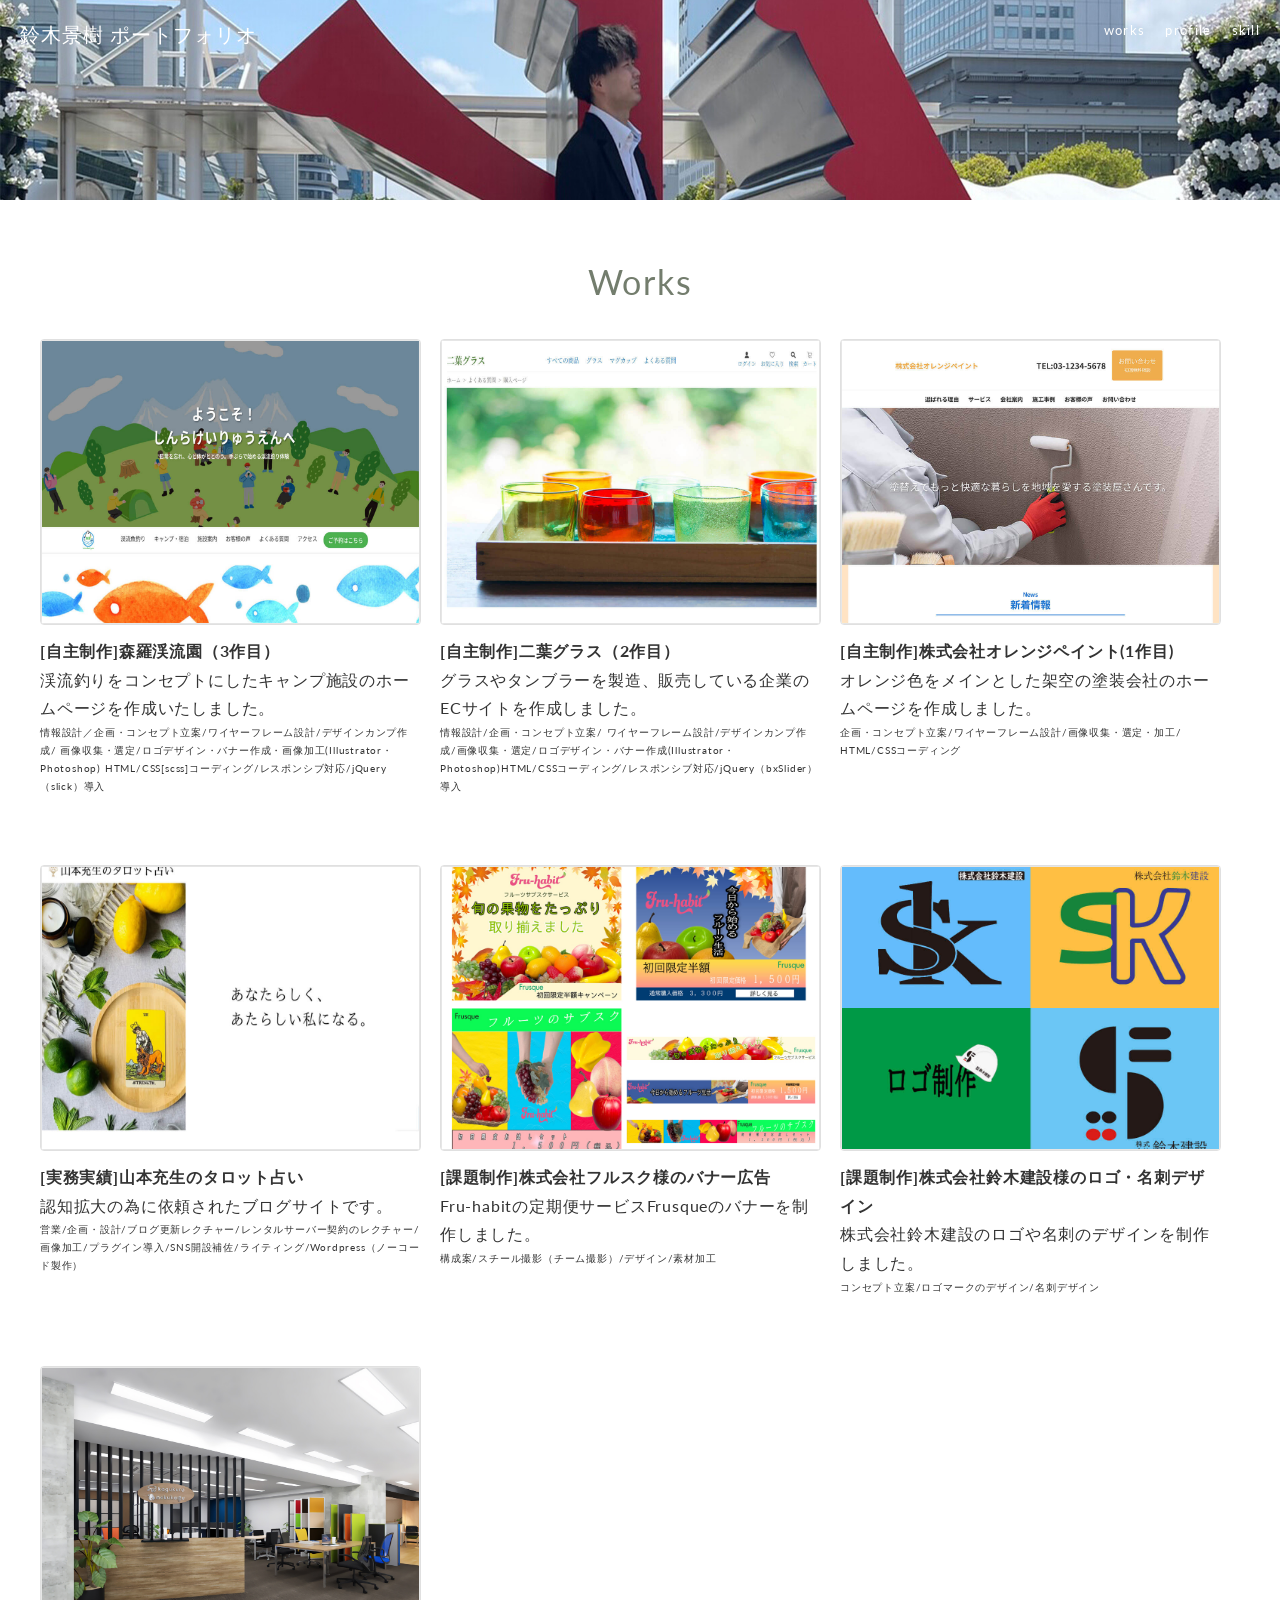
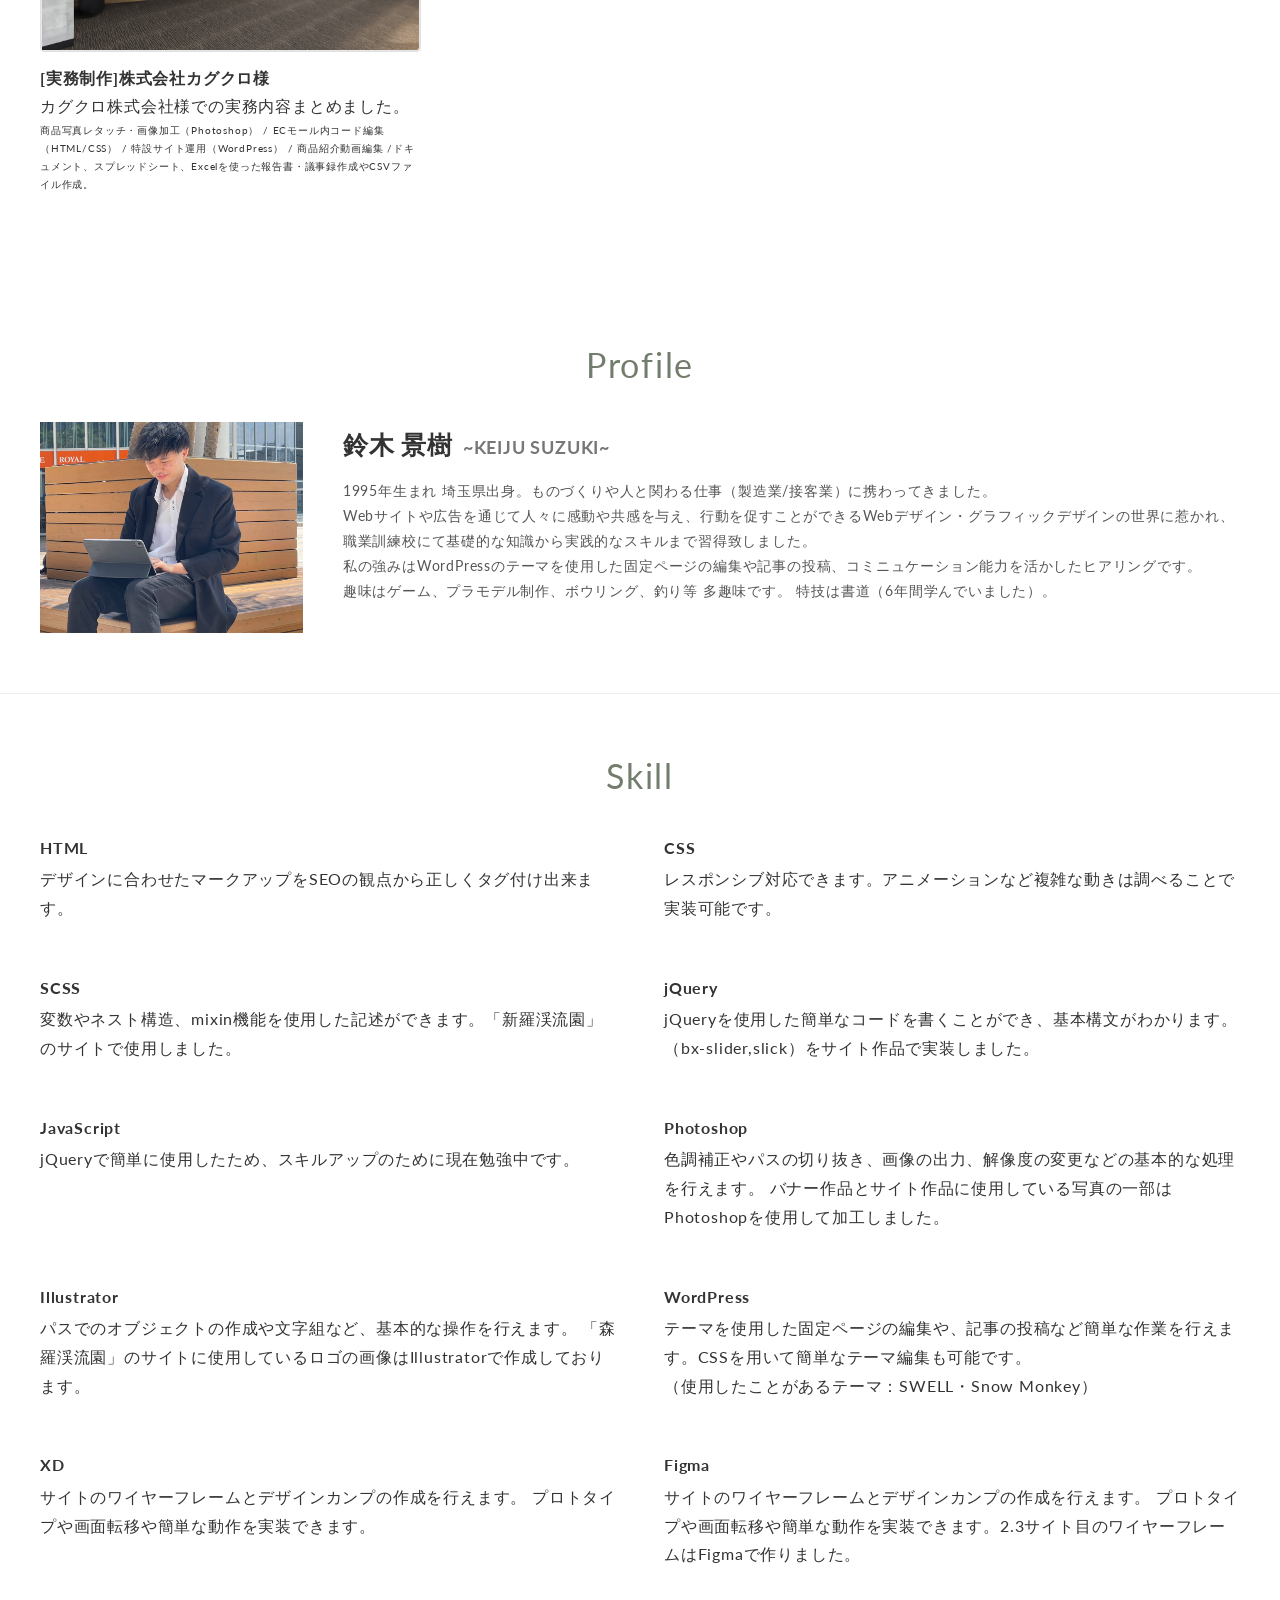
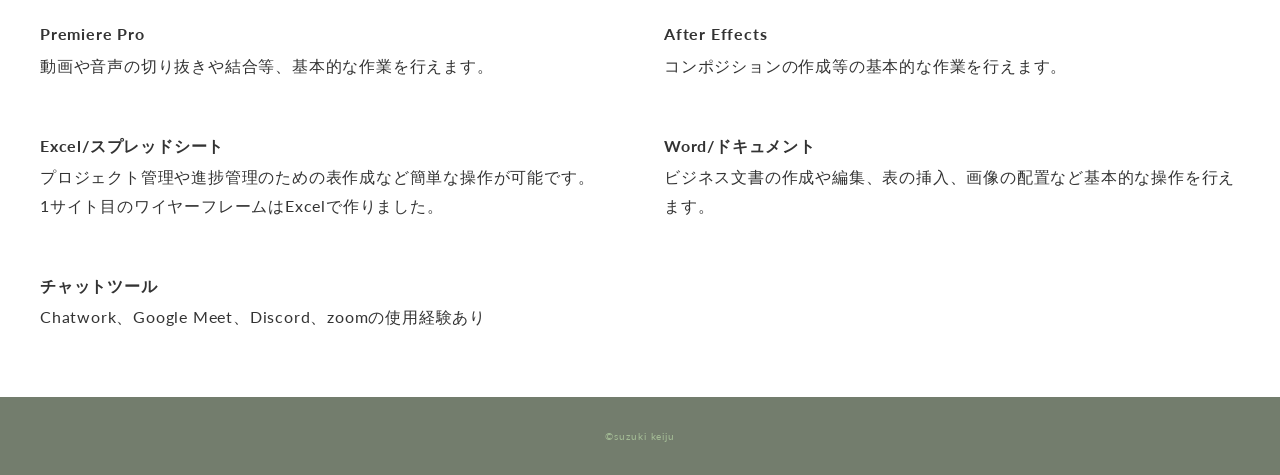
<file: index.html>
<!DOCTYPE html>
<html lang="ja">

<head>
  <meta charset="utf-8">
  <meta name="viewport" content="width=device-width,initial-scale=1.0">
  <meta property="og:type" content="website">
  <meta property="og:title" content="鈴木 景樹 ポートフォリオ">
  <meta property="og:url" content="https://keiju-suzuki.github.io/my-portfoliowebsite//">
  <meta property="og:description" content="鈴木 景樹のポートフォリオサイトです。">
  <meta property="og:image" content="img/ogp.png">
  <meta name="description" content="鈴木 景樹のポートフォリオサイトです">
  <title>鈴木景樹 ポートフォリオ </title>
  <link rel="preconnect" href="https://fonts.gstatic.com">
  <link href="https://fonts.googleapis.com/css2?family=Lato&display=swap" rel="stylesheet">
  <link href="https://fonts.googleapis.com/css?family=Material+Icons+Outlined" rel="stylesheet">
  <link href="css/ress.css" media="all" rel="stylesheet" type="text/css">
  <link href="css/style.css" media="all" rel="stylesheet" type="text/css">
  <link rel="shortcut icon" href="img/favicon.ico">
  <link rel="canonical" href="https://keiju-suzuki.github.io/my-portfoliowebsite/">
</head>

<body>
  <div class="wrapper">

    <!-- header -->
    <header class="header">
      <div class="header-inner">
        <h1 class="header-logo">
          <a href="index.html">鈴木景樹 ポートフォリオ</a>
        </h1>
        <nav class="header-nav">
          <ul class="header-nav-list">
            <li class="header-nav-item"><a href="#works">works</a></li>
            <li class="header-nav-item"><a href="#profile">profile</a></li>
            <li class="header-nav-item"><a href="#skill">skill</a></li>
          </ul>
        </nav>
      </div>
    </header>
    <!-- /header -->

    <main class="content">
      <!-- main-visual -->
      <div class="main-visual">
        <div class="main-visual-img"></div>
      </div>
      <!-- /main-visual -->

      <!-- works -->
      <section class="works section" id="works">
        <div class="inner">
          <h2 class="title">Works</h2>
          <div class="works-list">
            <a class="works-item" href="three.html">
              <p class="works-img"><img src="./img/sinra.jpg" width="1200" height="900" alt="森羅渓流園の画像" /></p>
              <p class="works-name"><span>[自主制作]</span>森羅渓流園（3作目）</p>
              <p class="works-text">渓流釣りをコンセプトにしたキャンプ施設のホームページを作成いたしました。</p>
              <p class="works-info">情報設計／企画・コンセプト立案/ワイヤーフレーム設計/デザインカンプ作成/
                画像収集・選定/ロゴデザイン・バナー作成・画像加工(Illustrator・Photoshop) HTML/CSS[scss]コーディング/レスポンシブ対応/jQuery（slick）導入
              </p>
            </a>
            <a class="works-item" href="two.html">
              <p class="works-img"><img src="./img/futaba.jpg" width="1200" height="900" alt="二葉グラスの画像" /></p>
              <p class="works-name"><span>[自主制作]</span>二葉グラス（2作目）</p>
              <p class="works-text">グラスやタンブラーを製造、販売している企業のECサイトを作成しました。</p>
              <p class="works-info">情報設計/企画・コンセプト立案/ ワイヤーフレーム設計/デザインカンプ作成/画像収集・選定/ロゴデザイン・バナー作成(Illustrator・Photoshop)HTML/CSSコーディング/レスポンシブ対応/jQuery（bxSlider）導入</p>
            </a>
            <a class="works-item" href="one.html">
              <p class="works-img"><img src="./img/orange.jpg" width="1200" height="900" alt="株式会社オレンジペイントの画像" />
              </p>
              <h3 class="works-name"><span>[自主制作]</span>株式会社オレンジペイント(1作目)</h3>
              <p class="works-text">オレンジ色をメインとした架空の塗装会社のホームページを作成しました。</p>
              <p class="works-info">企画・コンセプト立案/ワイヤーフレーム設計/画像収集・選定・加工/ HTML/CSSコーディング</p>
            </a>
            <a class="works-item" href="yamamoto.html">
              <p class="works-img"><img src="img/yamamoto.jpg" width="1000" height="800" alt="山本充生のタロット占いのサイト画像" /></p>
              <p class="works-name"><span>[実務実績]</span>山本充生のタロット占い</p>
              <p class="works-text">認知拡大の為に依頼されたブログサイトです。</p>
              <p class="works-info">営業/企画・設計/ブログ更新レクチャー/レンタルサーバー契約のレクチャー/画像加工/プラグイン導入/SNS開設補佐/ライティング/Wordpress（ノーコード製作）
              </p>
            </a>
            <a class="works-item" href="banner.html">
              <p class="works-img"><img src="img/banner.jpg" width="1000" height="800" alt="株式会社フルスク様のバナー写真" />
              </p>
              <p class="works-name">[課題制作]株式会社フルスク様のバナー広告</p>
              <p class="works-text">Fru-habitの定期便サービスFrusqueのバナーを制作しました。</p>
              <p class="works-info">構成案/スチール撮影（チーム撮影）/デザイン/素材加工</p>
            </a>
            <a class="works-item" href="rogo.html">
              <p class="works-img"><img src="./img/rogo_main.jpg" width="1200" height="900" alt="ロゴ・名刺デザインの写真" /></p>
              <p class="works-name">[課題制作]株式会社鈴木建設様のロゴ・名刺デザイン</p>
              <p class="works-text">株式会社鈴木建設のロゴや名刺のデザインを制作しました。</p>
              <p class="works-info">コンセプト立案/ロゴマークのデザイン/名刺デザイン</p>
            </a>
            <a class="works-item" href="kagukuro.html">
              <p class="works-img"><img src="./img/kagukuro-main.jpg" width="1200" height="900" alt="カグクロ株式会社様の写真" /></p>
              <p class="works-name">[実務制作]株式会社カグクロ様</p>
              <p class="works-text">カグクロ株式会社様での実務内容まとめました。</p>
              <p class="works-info">商品写真レタッチ・画像加工（Photoshop） / ECモール内コード編集（HTML/CSS） / 特設サイト運用（WordPress） / 商品紹介動画編集 /ドキュメント、スプレッドシート、Excelを使った報告書・議事録作成やCSVファイル作成。</p>
            </a>
          </div>
        </div>
      </section>
      <!-- /works -->

      <div class="profile-section" id="profile">
        <div class="inner">
          <h2 class="title">Profile</h2>
          <div class="profile-content">
            <div class="profile-image">
              <img src="./img/suzuki.jpg" width="400" height="300" alt="鈴木景樹の写真">
            </div>
            <div class="profile-text-content">
              <h3 class="profile-name">鈴木 景樹<span class="english-name">~KEIJU SUZUKI~</span></h3>
              <p class="profile-description">1995年生まれ
                埼玉県出身。ものづくりや人と関わる仕事（製造業/接客業）に携わってきました。<br>
                Webサイトや広告を通じて人々に感動や共感を与え、行動を促すことができるWebデザイン・グラフィックデザインの世界に惹かれ、職業訓練校にて基礎的な知識から実践的なスキルまで習得致しました。<br>
                私の強みはWordPressのテーマを使用した固定ページの編集や記事の投稿、コミニュケーション能力を活かしたヒアリングです。<br>
                趣味はゲーム、プラモデル制作、ボウリング、釣り等 多趣味です。 特技は書道（6年間学んでいました）。
              </p>
            </div>
          </div>
        </div>
      </div>
      <!-- / strengths  -->
    </main>
  </div>


  <!-- skill -->
  <section class="skill section" id="skill">
    <div class="inner">
      <h2 class="title">Skill</h2>
      <div class="skill-list">
        <div class="skill-item">
          <div class="skill-body">
            <h3 class="skill-name">HTML</h3>
            <p class="skill-text">デザインに合わせたマークアップをSEOの観点から正しくタグ付け出来ます。</p>
          </div>
        </div>
        <div class="skill-item">
          <div class="skill-body">
            <h3 class="skill-name">CSS</h3>
            <p class="skill-text">
              レスポンシブ対応できます。アニメーションなど複雑な動きは調べることで実装可能です。
            </p>
          </div>
        </div>
        <div class="skill-item">
          <div class="skill-body">
            <h3 class="skill-name">SCSS</h3>
            <p class="skill-text">
              変数やネスト構造、mixin機能を使用した記述ができます。「新羅渓流園」のサイトで使用しました。
            </p>
          </div>
        </div>
        <div class="skill-item">
          <div class="skill-body">
            <h3 class="skill-name">jQuery</h3>
            <p class="skill-text">
              jQueryを使用した簡単なコードを書くことができ、基本構文がわかります。<br>
              （bx-slider,slick）をサイト作品で実装しました。
            </p>
          </div>
        </div>
        <div class="skill-item">
          <div class="skill-body">
            <h3 class="skill-name">JavaScript</h3>
            <p class="skill-text">
              jQueryで簡単に使用したため、スキルアップのために現在勉強中です。
            </p>
          </div>
        </div>
        <div class="skill-item">
          <div class="skill-body">
            <h3 class="skill-name">Photoshop</h3>
            <p class="skill-text">
              色調補正やパスの切り抜き、画像の出力、解像度の変更などの基本的な処理を行えます。
              バナー作品とサイト作品に使用している写真の一部はPhotoshopを使用して加工しました。
            </p>
          </div>
        </div>
        <div class="skill-item">
          <div class="skill-body">
            <h3 class="skill-name">Illustrator</h3>
            <p class="skill-text">
              パスでのオブジェクトの作成や文字組など、基本的な操作を行えます。
              「森羅渓流園」のサイトに使用しているロゴの画像はIllustratorで作成しております。
            </p>
          </div>
        </div>
        <div class="skill-item">
          <div class="skill-body">
            <h3 class="skill-name">WordPress</h3>
            <p class="skill-text">
              テーマを使用した固定ページの編集や、記事の投稿など簡単な作業を行えます。CSSを用いて簡単なテーマ編集も可能です。<br>
              （使用したことがあるテーマ：SWELL・Snow Monkey）
            </p>
          </div>

        </div>
        <div class="skill-item">
          <div class="skill-body">
            <h3 class="skill-name">XD</h3>
            <p class="skill-text">
              サイトのワイヤーフレームとデザインカンプの作成を行えます。
              プロトタイプや画面転移や簡単な動作を実装できます。
            </p>
          </div>
        </div>
        <div class="skill-item">
          <div class="skill-body">
            <h3 class="skill-name">Figma</h3>
            <p class="skill-text">
              サイトのワイヤーフレームとデザインカンプの作成を行えます。
              プロトタイプや画面転移や簡単な動作を実装できます。2.3サイト目のワイヤーフレームはFigmaで作りました。
            </p>
          </div>
        </div>
        <div class="skill-item">
          <div class="skill-body">
            <h3 class="skill-name">Premiere Pro</h3>
            <p class="skill-text">
              動画や音声の切り抜きや結合等、基本的な作業を行えます。
            </p>
          </div>
        </div>
        <div class="skill-item">
          <div class="skill-body">
            <h3 class="skill-name">After Effects</h3>
            <p class="skill-text">
              コンポジションの作成等の基本的な作業を行えます。
            </p>
          </div>
        </div>
        <div class="skill-item">
          <div class="skill-body">
            <h3 class="skill-name">Excel/スプレッドシート</h3>
            <p class="skill-text">
              プロジェクト管理や進捗管理のための表作成など簡単な操作が可能です。<br>
              1サイト目のワイヤーフレームはExcelで作りました。
            </p>
          </div>
        </div>
        <div class="skill-item">
          <div class="skill-body">
            <h3 class="skill-name">Word/ドキュメント</h3>
            <p class="skill-text">
              ビジネス文書の作成や編集、表の挿入、画像の配置など基本的な操作を行えます。
            </p>
          </div>
        </div>
        <div class="skill-item">
          <div class="skill-body">
            <h3 class="skill-name">チャットツール</h3>
            <p class="skill-text">
              Chatwork、Google Meet、Discord、zoomの使用経験あり
            </p>
          </div>
        </div>
      </div>
    </div>
  </section>
  <!-- /skill -->


  <!-- footer -->
  <footer class="footer">
    <div class="copyright">&copy;suzuki keiju</div>
  </footer>
  <!-- /footer -->
  <script src="https://ajax.googleapis.com/ajax/libs/jquery/3.5.1/jquery.min.js"></script>
  <script type="text/javascript" src="js/script.js"></script>
</body>

</html>
</file>
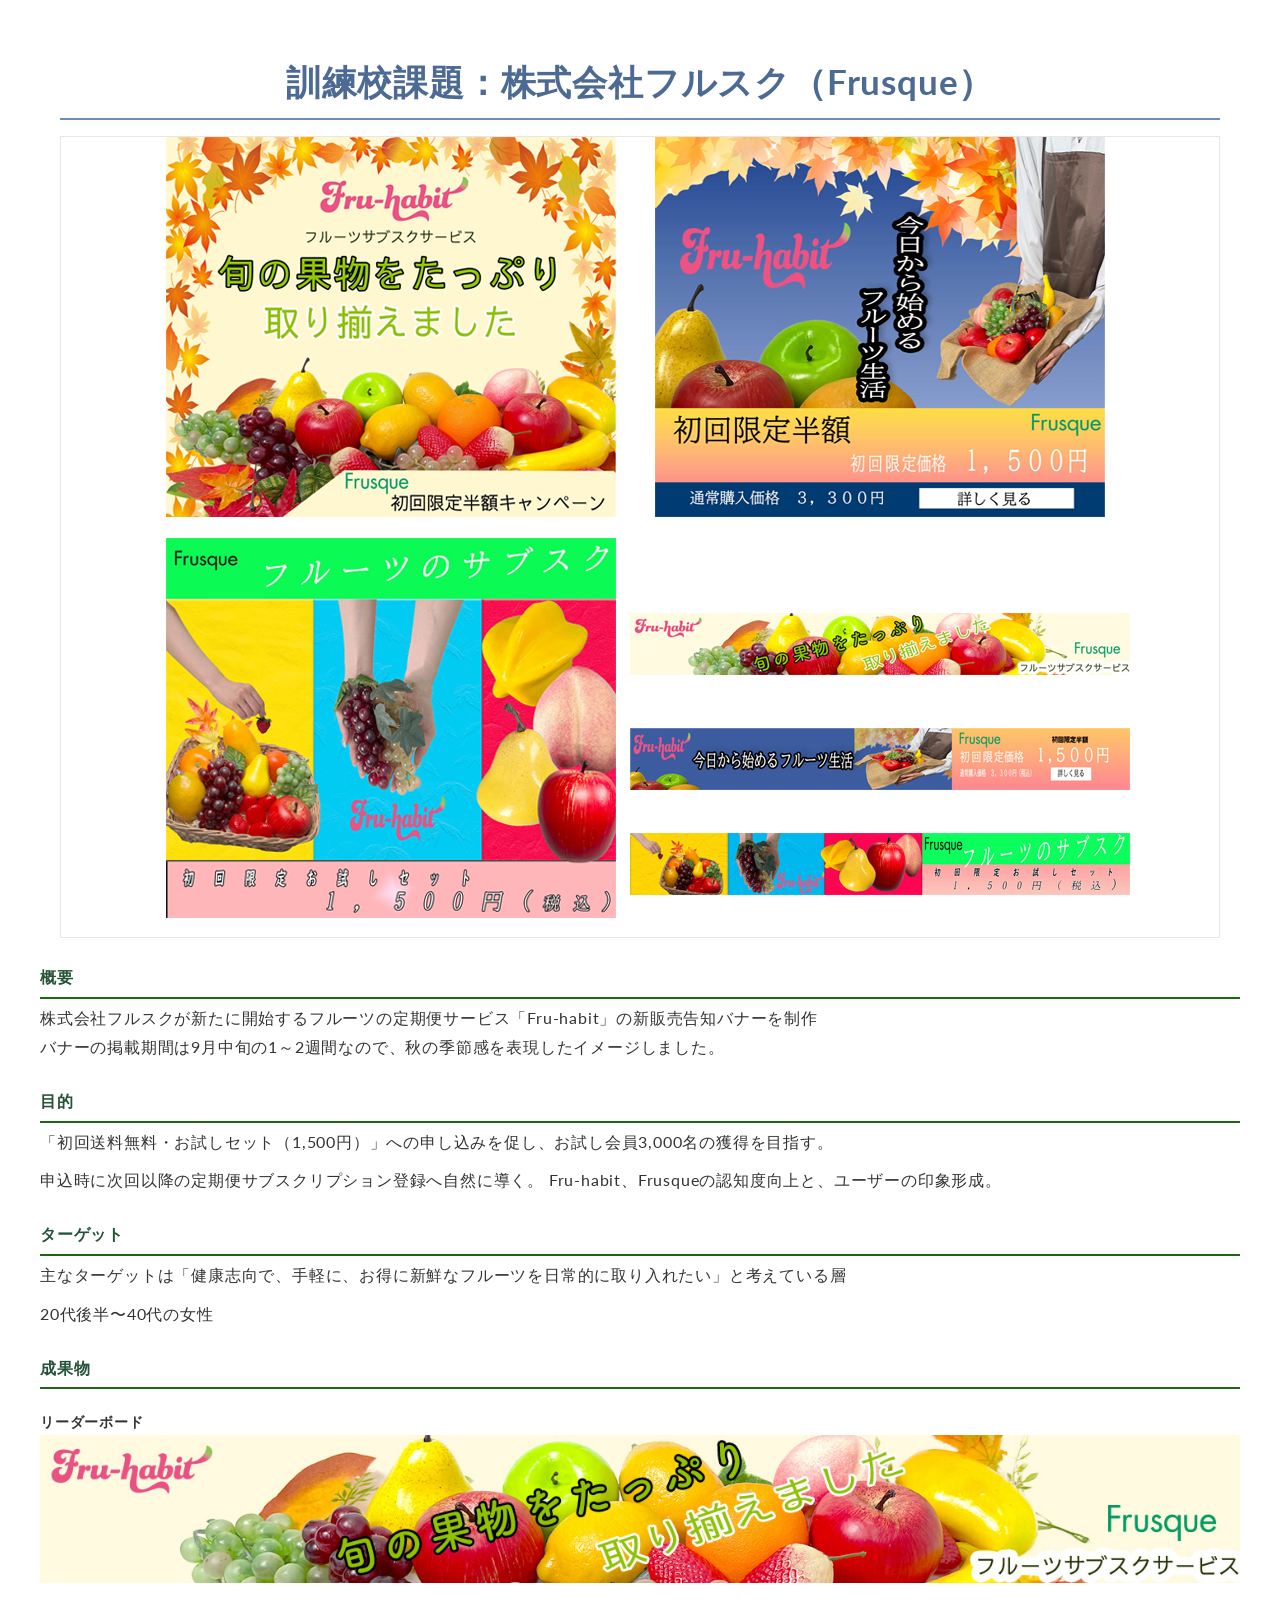
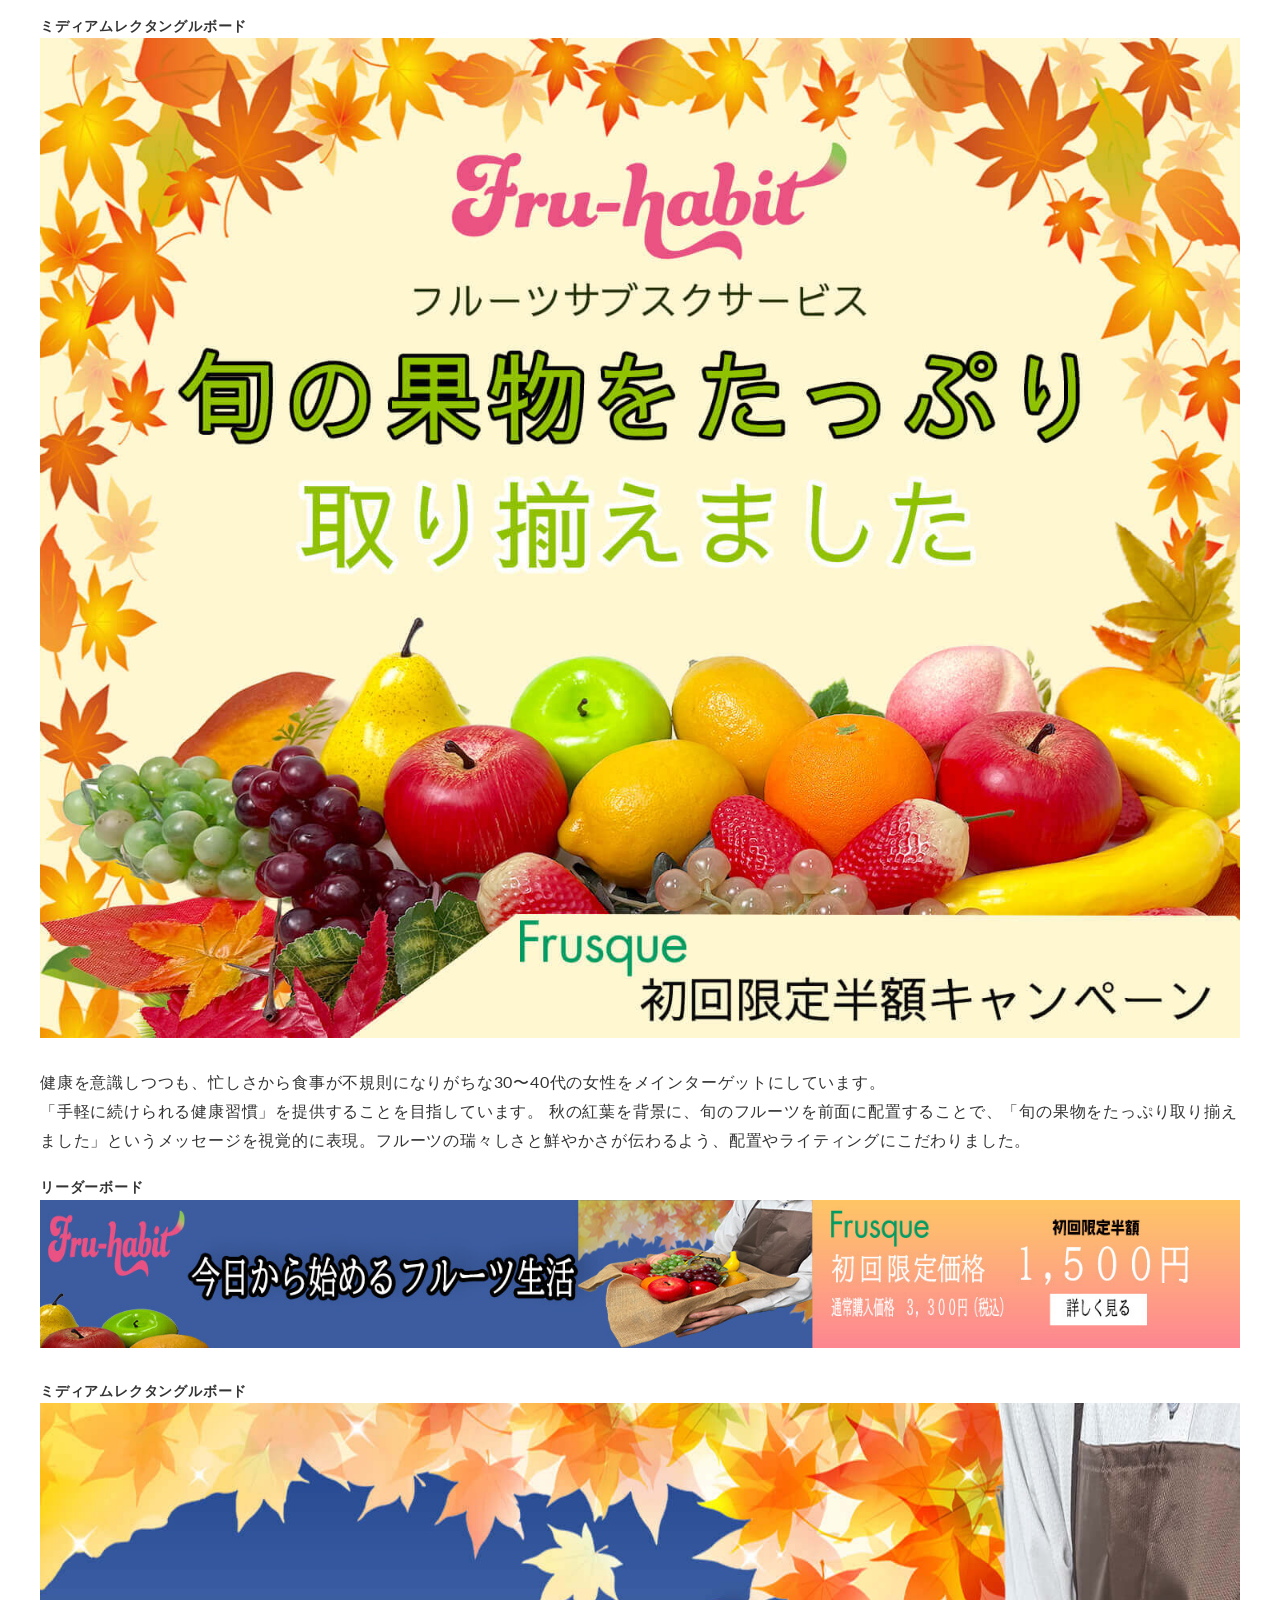
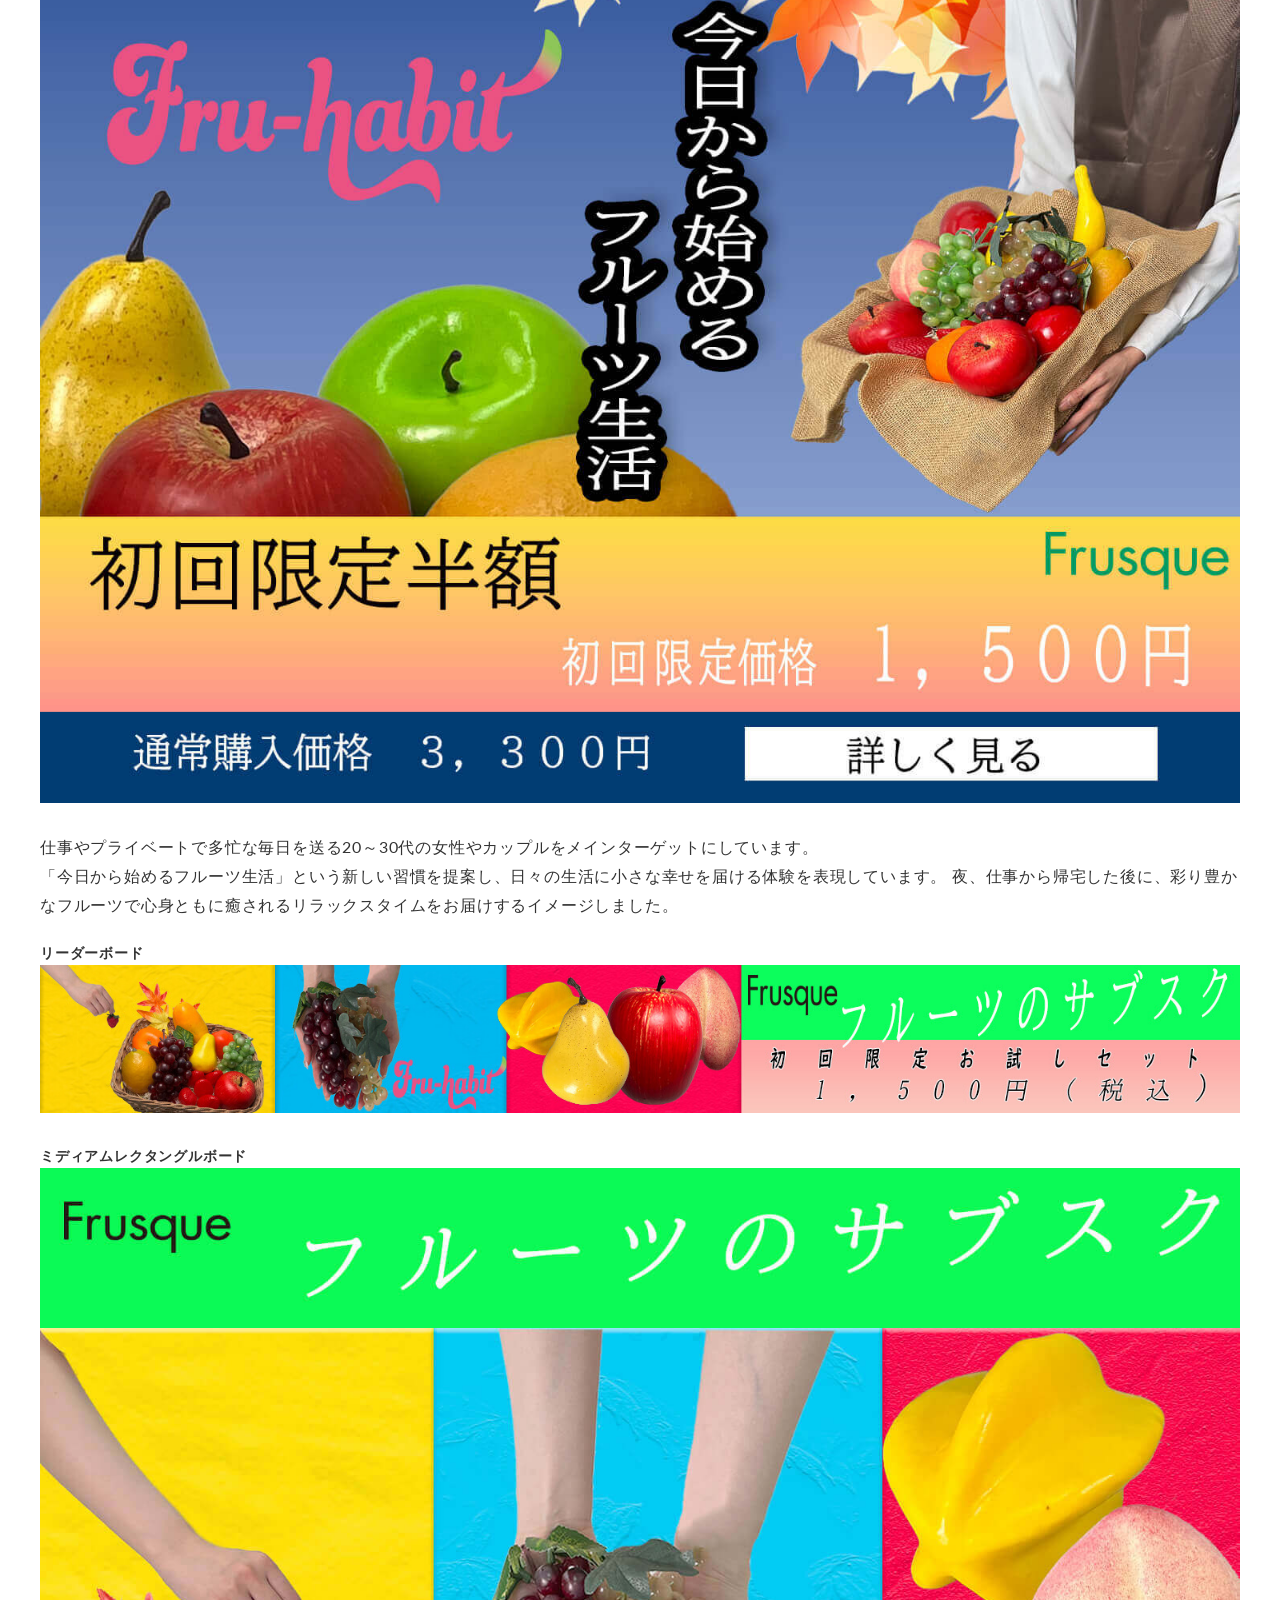
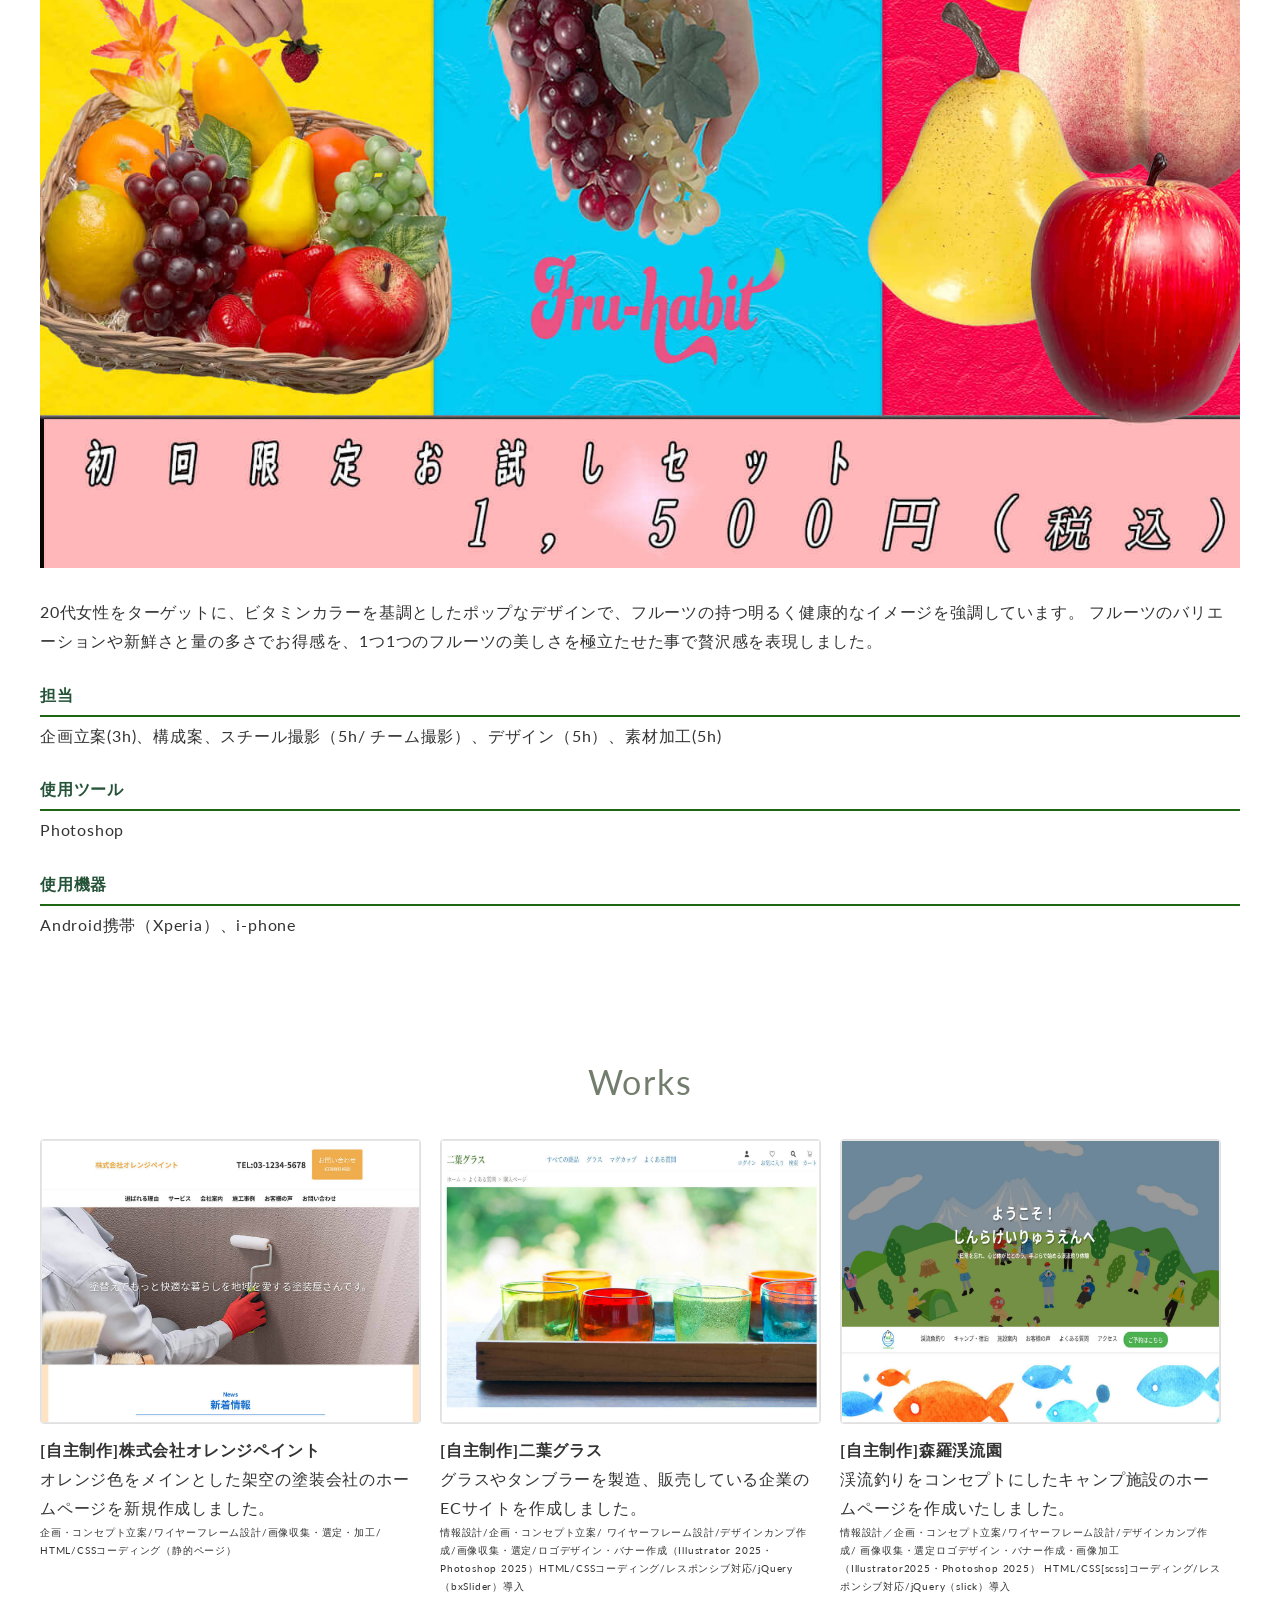
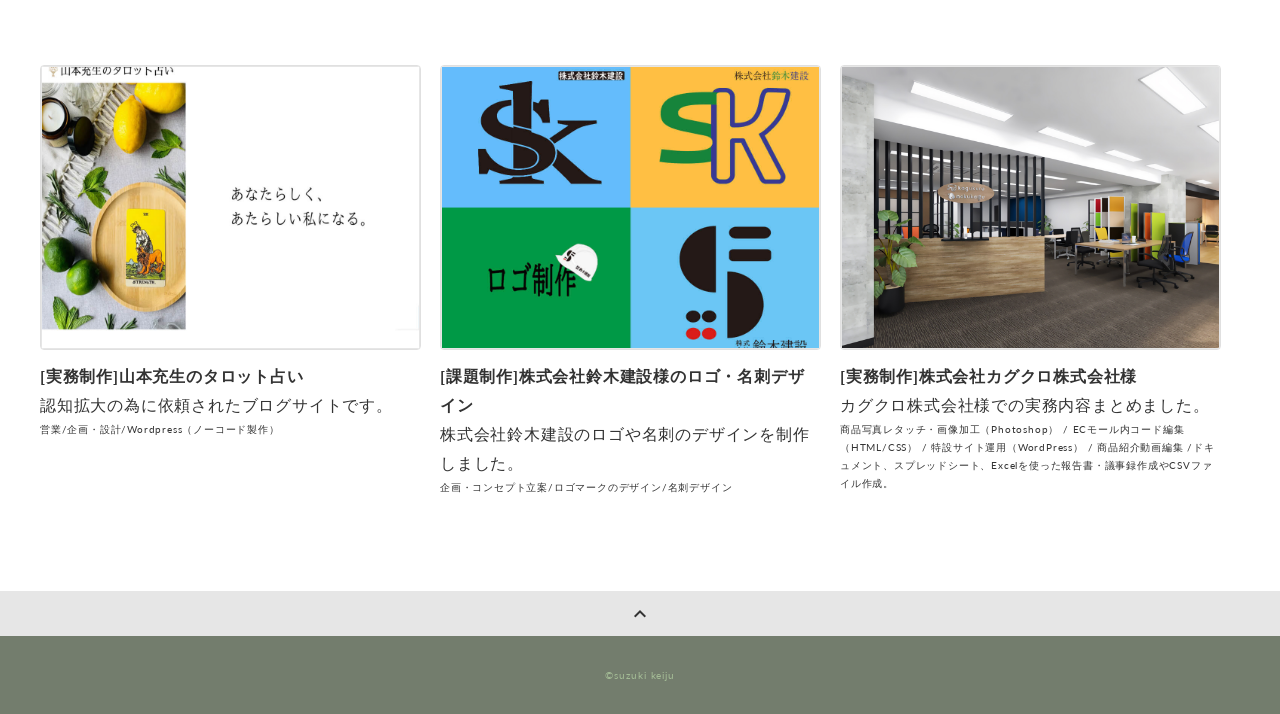
<file: banner.html>
<!DOCTYPE html>
<html lang="ja">

<head>
  <meta charset="utf-8">
  <meta name="viewport" content="width=device-width,initial-scale=1.0">
  <meta property="og:type" content="website">
  <meta property="og:title" content="鈴木景樹 ポートフォリオ_Fru-habit様">
  <meta property="og:url" content="https://keiju-suzuki.github.io/my-portfoliowebsite/">
  <meta property="og:description" content="Fru-habitのバナー広告">
  <meta property="og:image" content="img/ogp.png">
  <meta name="description" content="Fru-habitのバナー広告です。">
  <title>鈴木景樹 ポートフォリオ_バナー広告</title>
  <link rel="preconnect" href="https://fonts.gstatic.com">
  <link href="https://fonts.googleapis.com/css2?family=Lato&display=swap" rel="stylesheet">
  <link href="https://fonts.googleapis.com/css?family=Material+Icons+Outlined" rel="stylesheet">
  <link href="css/ress.css" media="all" rel="stylesheet" type="text/css">
  <link href="css/style.css" media="all" rel="stylesheet" type="text/css">
  <link rel="shortcut icon" href="img/favicon.ico">
  <link rel="canonical" href="https://keiju-suzuki.github.io/my-portfoliowebsite/">
</head>

<body>
  <div class="wrapper">

    <!-- header -->
    <header class="header">
      <div class="header-inner">
        <h1 class="header-logo">
          <a href="index.html">鈴木景樹のポートフォリオ</a>
        </h1>
        <nav class="header-nav">
          <ul class="header-nav-list">
            <li class="header-nav-item"><a href="index.html#works">works</a></li>
            <li class="header-nav-item"><a href="index.html#profile">profile</a></li>
            <li class="header-nav-item"><a href="index.html#skill">skill</a></li>
          </ul>
        </nav>
      </div>
    </header>
    <!-- /header -->

    <main class="content">

      <!-- sub-main-visual -->
      <div class="sub-main-visual">
        <div class="sub-main-visual-img"></div>
      </div>
      <!-- /sub-main-visual -->

      <article class="article">
        <div class="article-inner">
          <h2 class="article-title">訓練校課題：株式会社フルスク（Frusque）</h2>
          <p class="article-img">
            <img src="img/banner.jpg" width="1000
            " height="800" alt="株式会社フルスク（Frusque）画像">
            </img>
          </p>
        </div> <!--article-inner-->
        <div class="article-body">
          <div>
            <h3 class="article-info-title">概要</h3>
            <p>
              株式会社フルスクが新たに開始するフルーツの定期便サービス「Fru-habit」の新販売告知バナーを制作<br>
              バナーの掲載期間は9月中旬の1～2週間なので、秋の季節感を表現したイメージしました。
            </p>
          </div>

          <h3 class="article-info-title">目的</h3>
          <p>「初回送料無料・お試しセット（1,500円）」への申し込みを促し、お試し会員3,000名の獲得を目指す。
          </p>
          <p>
            申込時に次回以降の定期便サブスクリプション登録へ自然に導く。
            Fru-habit、Frusqueの認知度向上と、ユーザーの印象形成。
          </p>


          <h3 class="article-info-title">ターゲット</h3>
          <p>主なターゲットは「健康志向で、手軽に、お得に新鮮なフルーツを日常的に取り入れたい」と考えている層</p>
          <p>20代後半〜40代の女性</p>

          <h3 class="article-info-title">成果物</h3>
          <div class="banner-one">
            <h4>リーダーボード</h4>
            <div>
              <img src="img/lb-1.jpg" alt="Fru-habitリーダーボード画像1" width="1456" height="186">
            </div>
            <h4>ミディアムレクタングルボード</h4>
            <div>
              <img src="img/mr-1.jpg" alt="Fru-habitミディアムレクタングル画像1" width="1500" height="1250">
            </div>
            <p>
              健康を意識しつつも、忙しさから食事が不規則になりがちな30〜40代の女性をメインターゲットにしています。<br>
              「手軽に続けられる健康習慣」を提供することを目指しています。
              秋の紅葉を背景に、旬のフルーツを前面に配置することで、「旬の果物をたっぷり取り揃えました」というメッセージを視覚的に表現。フルーツの瑞々しさと鮮やかさが伝わるよう、配置やライティングにこだわりました。
            </p>
          </div> <!--banner-one-->
          <div class="banner-two">
            <h4>リーダーボード</h4>
            <div>
              <img src="img/lb-2 .jpg" alt="Fru-habitリーダーボード画像1" width="1456" height="186">
            </div>
            <h4>ミディアムレクタングルボード</h4>
            <div>
              <img src="img/mr-2.jpg" alt="Fru-habitミディアムレクタングル画像1" width="1500" height="1250">
            </div>
            <p>
              仕事やプライベートで多忙な毎日を送る20～30代の女性やカップルをメインターゲットにしています。<br>
              「今日から始めるフルーツ生活」という新しい習慣を提案し、日々の生活に小さな幸せを届ける体験を表現しています。

              夜、仕事から帰宅した後に、彩り豊かなフルーツで心身ともに癒されるリラックスタイムをお届けするイメージしました。
            </p>
          </div> <!--banner-two-->
          <div class="banner-three">
            <h4>リーダーボード</h4>
            <div>
              <img src="img/lb-3.jpg" alt="Fru-habitリーダーボード画像1" width="1456" height="186">
            </div>
            <h4>ミディアムレクタングルボード</h4>
            <div>
              <img src="img/mr-3.jpg" alt="Fru-habitミディアムレクタングル画像1" width="1500" height="1250">
            </div>
            <p>
              20代女性をターゲットに、ビタミンカラーを基調としたポップなデザインで、フルーツの持つ明るく健康的なイメージを強調しています。
              フルーツのバリエーションや新鮮さと量の多さでお得感を、1つ1つのフルーツの美しさを極立たせた事で贅沢感を表現しました。
            </p>
          </div> <!--banner-three-->

          <h3 class="article-info-title">担当</h3>
          <p>
            企画立案(3h)、構成案、スチール撮影（5h/ チーム撮影）、デザイン（5h）、素材加工(5h)
          </p>
          <h3 class="article-info-title">使用ツール</h3>
          <p>
            Photoshop
          </p>
          <h3 class="article-info-title">使用機器</h3>
          <p>Android携帯（Xperia）、i-phone</p>
        </div>
      </article>



      <section class="works section" id="works">
        <div class="inner">
          <h2 class="title">Works</h2>
          <div class="works-list">
            <a class="works-item" href="one.html">
              <p class="works-img"><img src="./img/orange.jpg" width="1200" height="900" alt="株式会社オレンジペイントの画像" />
              </p>
              <h3 class="works-name"><span>[自主制作]</span>株式会社オレンジペイント</h3>
              <p class="works-text">オレンジ色をメインとした架空の塗装会社のホームページを新規作成しました。</p>
              <p class="works-info">企画・コンセプト立案/ワイヤーフレーム設計/画像収集・選定・加工/ HTML/CSSコーディング（静的ページ）</p>
            </a>
            <a class="works-item" href="two.html">
              <p class="works-img"><img src="./img/futaba.jpg" width="1200" height="900" alt="二葉グラスの画像" /></p>
              <p class="works-name"><span>[自主制作]</span>二葉グラス</p>
              <p class="works-text">グラスやタンブラーを製造、販売している企業のECサイトを作成しました。</p>
              <p class="works-info">情報設計/企画・コンセプト立案/ ワイヤーフレーム設計/デザインカンプ作成/画像収集・選定/ロゴデザイン・バナー作成（Illustrator
                2025・Photoshop 2025）HTML/CSSコーディング/レスポンシブ対応/jQuery（bxSlider）導入</p>
            </a>
            <a class="works-item" href="three.html">
              <p class="works-img"><img src="./img/sinra.jpg" width="1200" height="900" alt="森羅渓流園の画像" /></p>
              <p class="works-name"><span>[自主制作]</span>森羅渓流園</p>
              <p class="works-text">渓流釣りをコンセプトにしたキャンプ施設のホームページを作成いたしました。</p>
              <p class="works-info">情報設計／企画・コンセプト立案/ワイヤーフレーム設計/デザインカンプ作成/
                画像収集・選定ロゴデザイン・バナー作成・画像加工（Illustrator2025・Photoshop 2025） HTML/CSS[scss]コーディング/レスポンシブ対応/jQuery（slick）導入
              </p>
            </a>
            <a class="works-item" href="yamamoto.html">
              <p class="works-img"><img src="img/yamamoto.jpg" width="1000" height="800" alt="山本充生のタロット占いのサイト画像" /></p>
              <p class="works-name"><span>[実務制作]</span>山本充生のタロット占い</p>
              <p class="works-text">認知拡大の為に依頼されたブログサイトです。</p>
              <p class="works-info">営業/企画・設計/Wordpress（ノーコード製作）</p>
            </a>
            <a class="works-item" href="rogo.html">
              <p class="works-img"><img src="./img/rogo_main.jpg" width="1000" height="800" alt="ロゴ・名刺デザインの写真" /></p>
              <p class="works-name">[課題制作]株式会社鈴木建設様のロゴ・名刺デザイン</p>
              <p class="works-text">株式会社鈴木建設のロゴや名刺のデザインを制作しました。</p>
              <p class="works-info">企画・コンセプト立案/ロゴマークのデザイン/名刺デザイン</p>
            </a>
              <a class="works-item" href="kagukuro.html">
              <p class="works-img"><img src="./img/kagukuro-main.jpg" width="1200" height="900" alt="カグクロ株式会社様の写真" /></p>
              <p class="works-name">[実務制作]株式会社カグクロ株式会社様</p>
              <p class="works-text">カグクロ株式会社様での実務内容まとめました。</p>
              <p class="works-info">商品写真レタッチ・画像加工（Photoshop） / ECモール内コード編集（HTML/CSS） / 特設サイト運用（WordPress） / 商品紹介動画編集 /ドキュメント、スプレッドシート、Excelを使った報告書・議事録作成やCSVファイル作成。</p>
            </a>
          </div>
        </div>
      </section>




      <div class="page-top" id="js-page-top">
        <span class="material-icons-outlined">expand_less</span>
      </div>
    </main>

    <!-- footer -->
    <footer class="footer">
      <div class="copyright">&copy;suzuki keiju</div>
    </footer>
    <!-- /footer -->

  </div>
  <script src="https://ajax.googleapis.com/ajax/libs/jquery/3.5.1/jquery.min.js"></script>
  <script type="text/javascript" src="js/script.js"></script>
</body>

</html>
</file>
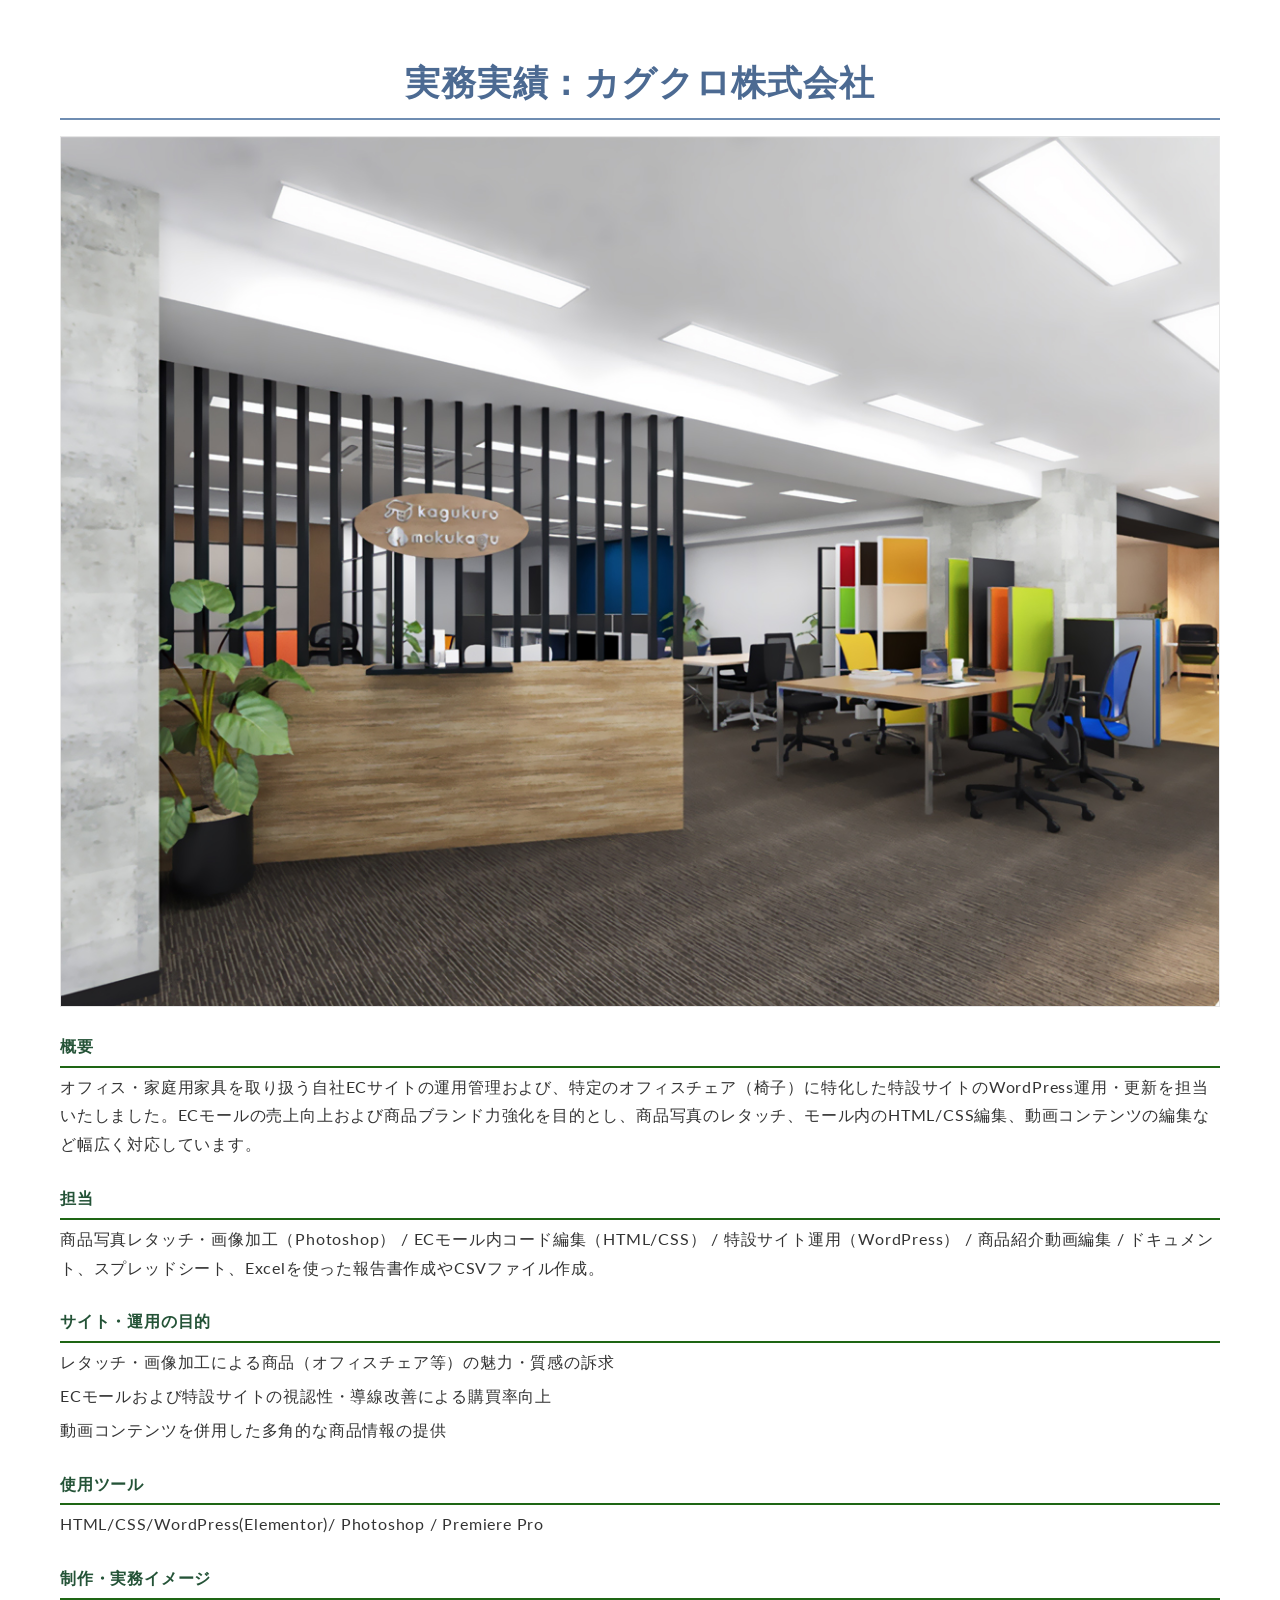
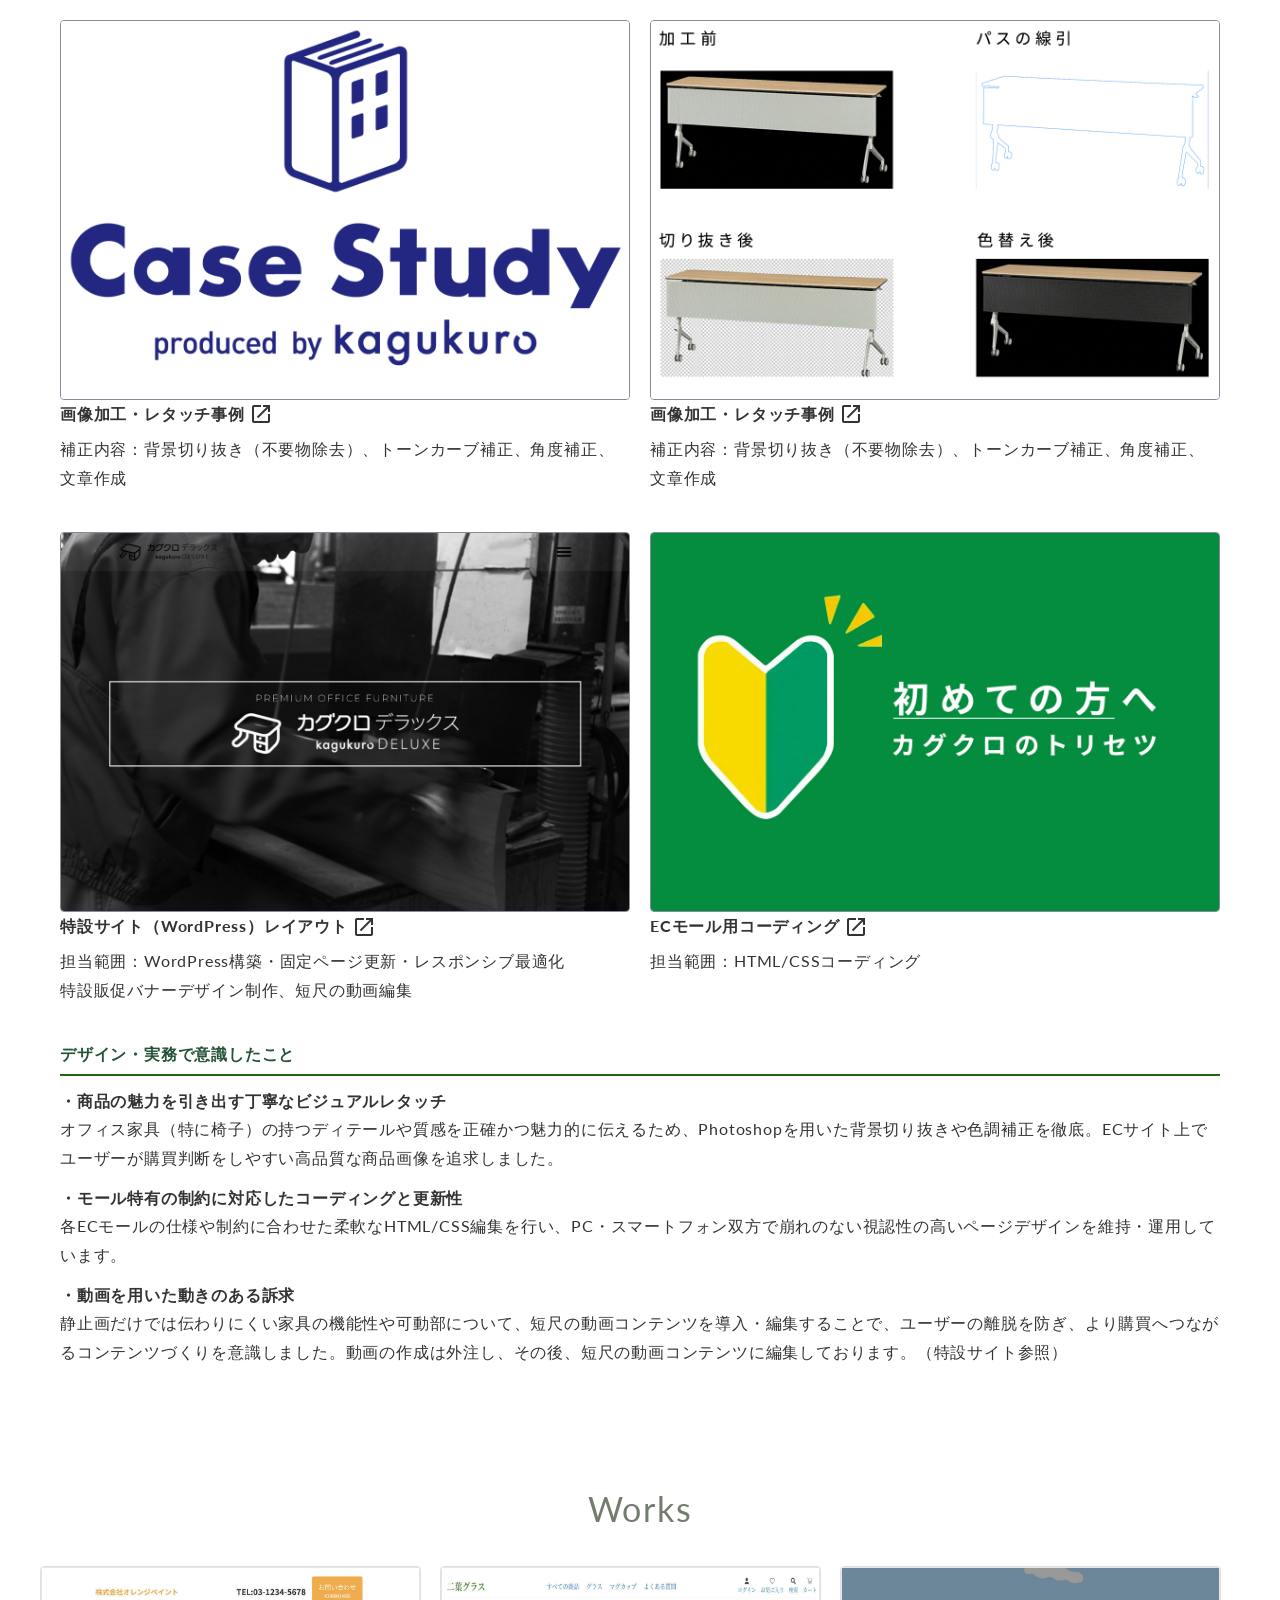
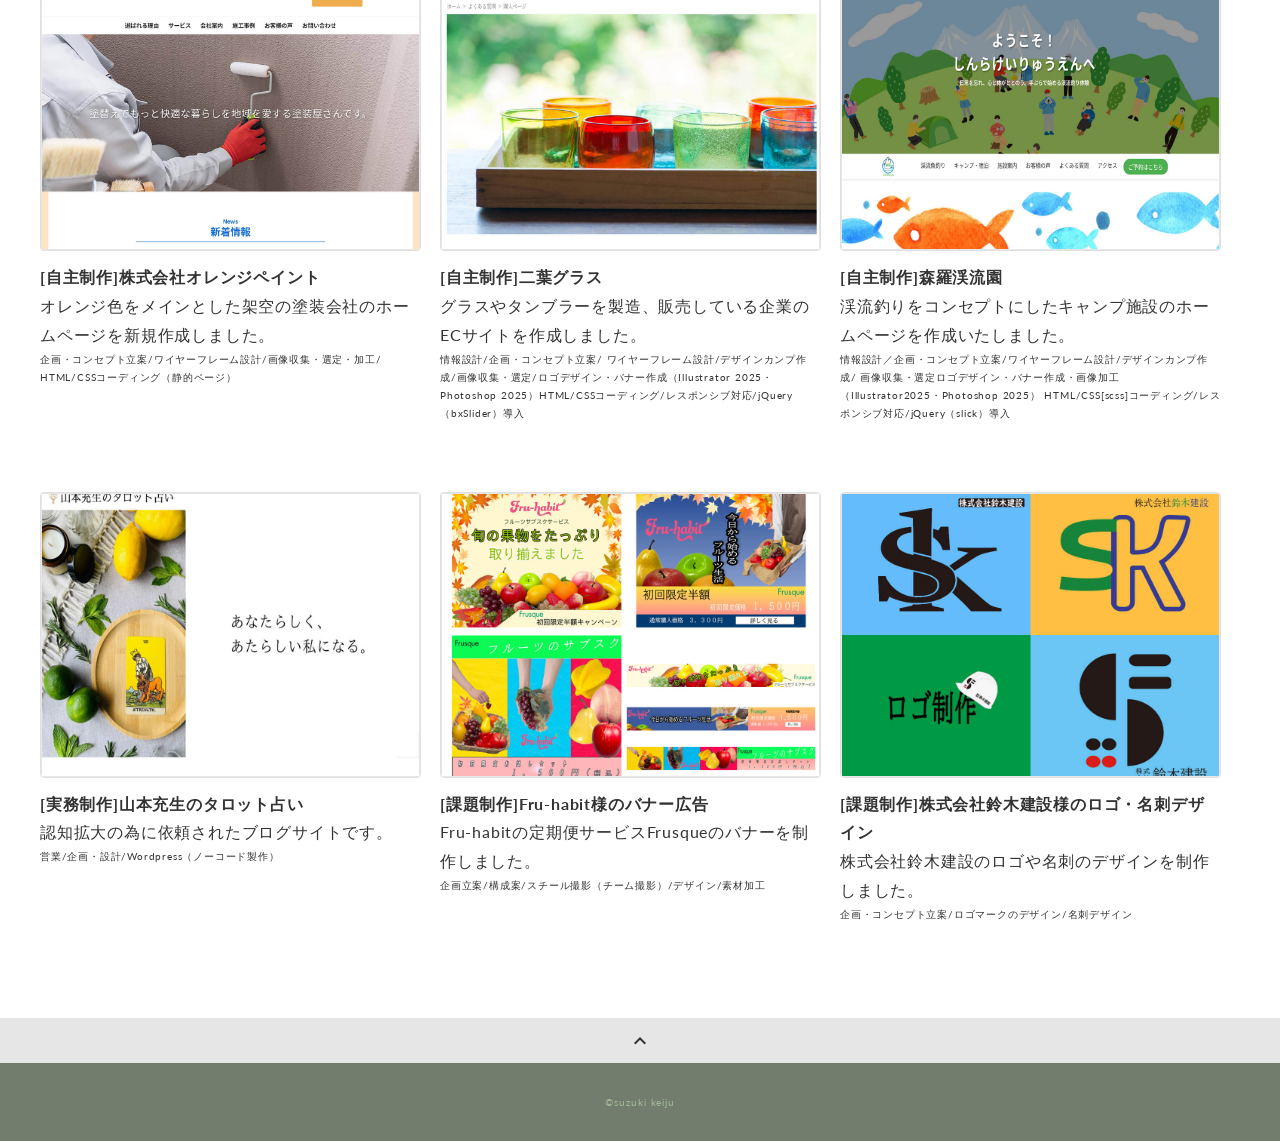
<file: kagukuro.html>
<!DOCTYPE html>
<html lang="ja">

<head>
  <meta charset="utf-8">
  <meta name="viewport" content="width=device-width,initial-scale=1.0">
  <meta property="og:type" content="website">
  <meta property="og:title" content="鈴木景樹 ポートフォリオ_カグクロ株式会社様">
  <meta property="og:url" content="https://keiju-suzuki.github.io/my-portfoliowebsite/">
  <meta property="og:description" content="カグクロ株式会社様でのECサイト運用・WordPress特設サイト制作・レタッチの実務実績です。">
  <meta property="og:image" content="img/ogp.png">
  <meta name="description" content="カグクロ株式会社様でのECサイト運用・WordPress特設サイト制作・レタッチの実務実績です。">
  <title>鈴木景樹 ポートフォリオ_カグクロ株式会社様</title>
  <link rel="preconnect" href="https://fonts.gstatic.com">
  <link href="https://fonts.googleapis.com/css2?family=Lato&display=swap" rel="stylesheet">
  <link href="https://fonts.googleapis.com/css?family=Material+Icons+Outlined" rel="stylesheet">
  <link href="css/ress.css" media="all" rel="stylesheet" type="text/css">
  <link href="css/style.css" media="all" rel="stylesheet" type="text/css">
  <link rel="shortcut icon" href="img/favicon.ico">
  <link rel="canonical" href="https://keiju-suzuki.github.io/my-portfoliowebsite/">
</head>

<body>
  <div class="wrapper">

    <!-- header -->
    <header class="header">
      <div class="header-inner">
        <h1 class="header-logo">
          <a href="index.html">鈴木景樹 ポートフォリオ</a>
        </h1>
        <nav class="header-nav">
          <ul class="header-nav-list">
            <li class="header-nav-item"><a href="index.html#works">works</a></li>
            <li class="header-nav-item"><a href="index.html#profile">profile</a></li>
            <li class="header-nav-item"><a href="index.html#skill">skill</a></li>
          </ul>
        </nav>
      </div>
    </header>
    <!-- /header -->

    <main class="content">
      <!-- sub-main-visual -->
      <div class="sub-main-visual">
        <div class="sub-main-visual-img"></div>
      </div>
      <!-- /sub-main-visual -->

      <article class="article">
        <div class="article-inner">
          <h2 class="article-title">実務実績：カグクロ株式会社</h2>
          <p class="article-img">
            <img src="img/kagukuro-main.jpg" width="1200" height="900" alt="カグクロ株式会社 ECサイト運用・レタッチ実績">
          </p>
          <div class="article-body">
            <div>
              <h3 class="article-info-title">概要</h3>
              <p>
                オフィス・家庭用家具を取り扱う自社ECサイトの運用管理および、特定のオフィスチェア（椅子）に特化した特設サイトのWordPress運用・更新を担当いたしました。ECモールの売上向上および商品ブランド力強化を目的とし、商品写真のレタッチ、モール内のHTML/CSS編集、動画コンテンツの編集など幅広く対応しています。
              </p>
            </div>

            <div>
              <h3 class="article-info-title">担当</h3>
              <p>
                商品写真レタッチ・画像加工（Photoshop） / ECモール内コード編集（HTML/CSS） / 特設サイト運用（WordPress） / 商品紹介動画編集 /
                ドキュメント、スプレッドシート、Excelを使った報告書作成やCSVファイル作成。
              </p>
            </div>

            <h3 class="article-info-title">サイト・運用の目的</h3>
            <ul>
              <li>レタッチ・画像加工による商品（オフィスチェア等）の魅力・質感の訴求</li>
              <li>ECモールおよび特設サイトの視認性・導線改善による購買率向上</li>
              <li>動画コンテンツを併用した多角的な商品情報の提供</li>
            </ul>

            <h3 class="article-info-title">使用ツール</h3>
            <p>HTML/CSS/WordPress(Elementor)/ Photoshop / Premiere Pro</p>

            <section class="dezains">
              <h3 class="article-info-title">制作・実務イメージ</h3>
              <div class="work-grid">
                <!-- 1. 事例集 -->
                <div class="work-grid-item">
                  <div class="img-container">
                    <a href="https://www.kagukuro.com/case/" target="_blank" rel="noopener noreferrer">
                      <img src="img/kagukuro-zireisyu.jpg" alt="事例集">
                    </a>
                  </div>
                  <h4 class="work-grid-title">
                    <a href="https://www.kagukuro.com/case/" target="_blank" rel="noopener noreferrer">
                      画像加工・レタッチ事例 <span class="material-icons-outlined">open_in_new</span>
                    </a>
                  </h4>
                  <p class="img-caption">
                    補正内容：背景切り抜き（不要物除去）、トーンカーブ補正、角度補正、文章作成
                  </p>
                </div>

                <!-- 1. 画像加工・レタッチ事例 -->
                <div class="work-grid-item">
                  <div class="img-container">
                    <a href="https://www.kagukuro.com/table/folding/ydi-txr1545p-p/" target="_blank" rel="noopener noreferrer">
                      <img src="img/kagukuro-retouch.jpg" alt="レタッチ Before/After 比較">
                    </a>
                  </div>
                  <h4 class="work-grid-title">
                    <a href="https://www.kagukuro.com/table/folding/ydi-txr1545p-p/" target="_blank" rel="noopener noreferrer">
                      画像加工・レタッチ事例 <span class="material-icons-outlined">open_in_new</span>
                    </a>
                  </h4>
                  <p class="img-caption">
                    補正内容：背景切り抜き（不要物除去）、トーンカーブ補正、角度補正、文章作成
                  </p>
                </div>

                <!-- 2. 特設サイト（WordPress）レイアウト -->
                <div class="work-grid-item">
                  <div class="img-container">
                    <a href="https://www.kagukuro-deluxe.com/" target="_blank" rel="noopener noreferrer">
                      <img src="img/kagukuro-wordpress.jpg" alt="WordPress 特設サイト画面">
                    </a>
                  </div>
                  <h4 class="work-grid-title">
                    <a href="https://www.kagukuro-deluxe.com/" target="_blank" rel="noopener noreferrer">
                      特設サイト（WordPress）レイアウト <span class="material-icons-outlined">open_in_new</span>
                    </a>
                  </h4>
                  <p class="img-caption">
                    担当範囲：WordPress構築・固定ページ更新・レスポンシブ最適化<br>特設販促バナーデザイン制作、短尺の動画編集
                  </p>
                </div>

                <!-- 3. ECモール用コーディング -->
                <div class="work-grid-item">
                  <div class="img-container">
                    <a href="https://www.kagukuro.com/merit/torisetsu/" target="_blank" rel="noopener noreferrer">
                      <img src="img/kagukuro-mall.jpg" alt="ECモール商品ページ">
                    </a>
                  </div>
                  <h4 class="work-grid-title">
                    <a href="https://www.kagukuro.com/merit/torisetsu/" target="_blank" rel="noopener noreferrer">
                      ECモール用コーディング<span class="material-icons-outlined">open_in_new</span>
                    </a>
                  </h4>
                  <p class="img-caption">
                    担当範囲：HTML/CSSコーディング
                  </p>
                </div>
              </div>
            </section>
            <section>
              <div>
                <h3 class="article-info-title">デザイン・実務で意識したこと</h3>
                <p>
                <h3 class="info-title-text">・商品の魅力を引き出す丁寧なビジュアルレタッチ</h3>
                <p>
                  オフィス家具（特に椅子）の持つディテールや質感を正確かつ魅力的に伝えるため、Photoshopを用いた背景切り抜きや色調補正を徹底。ECサイト上でユーザーが購買判断をしやすい高品質な商品画像を追求しました。
                </p>
                <h3>・モール特有の制約に対応したコーディングと更新性</h3>
                <p>各ECモールの仕様や制約に合わせた柔軟なHTML/CSS編集を行い、PC・スマートフォン双方で崩れのない視認性の高いページデザインを維持・運用しています。</p>
                <h3>・動画を用いた動きのある訴求</h3>
                <p>
                  静止画だけでは伝わりにくい家具の機能性や可動部について、短尺の動画コンテンツを導入・編集することで、ユーザーの離脱を防ぎ、より購買へつながるコンテンツづくりを意識しました。動画の作成は外注し、その後、短尺の動画コンテンツに編集しております。（特設サイト参照）
                </p>
                </p>
              </div>
            </section>
          </div>
        </div>
      </article>

      <!-- Works 一覧セクション -->
      <section class="works section" id="works">
        <div class="inner">
          <h2 class="title">Works</h2>
          <div class="works-list">
            <a class="works-item" href="one.html">
              <p class="works-img"><img src="./img/orange.jpg" width="1200" height="900" alt="株式会社オレンジペイントの画像" /></p>
              <h3 class="works-name"><span>[自主制作]</span>株式会社オレンジペイント</h3>
              <p class="works-text">オレンジ色をメインとした架空の塗装会社のホームページを新規作成しました。</p>
              <p class="works-info">企画・コンセプト立案/ワイヤーフレーム設計/画像収集・選定・加工/ HTML/CSSコーディング（静的ページ）</p>
            </a>
            <a class="works-item" href="two.html">
              <p class="works-img"><img src="./img/futaba.jpg" width="1200" height="900" alt="二葉グラスの画像" /></p>
              <p class="works-name"><span>[自主制作]</span>二葉グラス</p>
              <p class="works-text">グラスやタンブラーを製造、販売している企業のECサイトを作成しました。</p>
              <p class="works-info">情報設計/企画・コンセプト立案/ ワイヤーフレーム設計/デザインカンプ作成/画像収集・選定/ロゴデザイン・バナー作成（Illustrator
                2025・Photoshop 2025）HTML/CSSコーディング/レスポンシブ対応/jQuery（bxSlider）導入</p>
            </a>
            <a class="works-item" href="three.html">
              <p class="works-img"><img src="./img/sinra.jpg" width="1200" height="900" alt="森羅渓流園の画像" /></p>
              <p class="works-name"><span>[自主制作]</span>森羅渓流園</p>
              <p class="works-text">渓流釣りをコンセプトにしたキャンプ施設のホームページを作成いたしました。</p>
              <p class="works-info">情報設計／企画・コンセプト立案/ワイヤーフレーム設計/デザインカンプ作成/
                画像収集・選定ロゴデザイン・バナー作成・画像加工（Illustrator2025・Photoshop 2025） HTML/CSS[scss]コーディング/レスポンシブ対応/jQuery（slick）導入
              </p>
            </a>
            <a class="works-item" href="yamamoto.html">
              <p class="works-img"><img src="img/yamamoto.jpg" width="1000" height="800" alt="山本充生のタロット占いのサイト画像" /></p>
              <p class="works-name"><span>[実務制作]</span>山本充生のタロット占い</p>
              <p class="works-text">認知拡大の為に依頼されたブログサイトです。</p>
              <p class="works-info">営業/企画・設計/Wordpress（ノーコード製作）</p>
            </a>
            <a class="works-item" href="banner.html">
              <p class="works-img"><img src="img/banner.jpg" width="1000" height="800" alt="Fru-habit様のバナー写真" /></p>
              <p class="works-name">[課題制作]Fru-habit様のバナー広告</p>
              <p class="works-text">Fru-habitの定期便サービスFrusqueのバナーを制作しました。</p>
              <p class="works-info">企画立案/構成案/スチール撮影（チーム撮影）/デザイン/素材加工</p>
            </a>
            <a class="works-item" href="rogo.html">
              <p class="works-img"><img src="./img/rogo_main.jpg" width="1000" height="800" alt="ロゴ・名刺デザインの写真" /></p>
              <p class="works-name">[課題制作]株式会社鈴木建設様のロゴ・名刺デザイン</p>
              <p class="works-text">株式会社鈴木建設のロゴや名刺のデザインを制作しました。</p>
              <p class="works-info">企画・コンセプト立案/ロゴマークのデザイン/名刺デザイン</p>
            </a>
          </div>
        </div>
      </section>

      <div class="page-top" id="js-page-top">
        <span class="material-icons-outlined">expand_less</span>
      </div>
    </main>

    <!-- footer -->
    <footer class="footer">
      <div class="copyright">&copy;suzuki keiju</div>
    </footer>
    <!-- /footer -->

  </div>
  <script src="https://ajax.googleapis.com/ajax/libs/jquery/3.5.1/jquery.min.js"></script>
  <script type="text/javascript" src="js/script.js"></script>
</body>

</html>
</file>
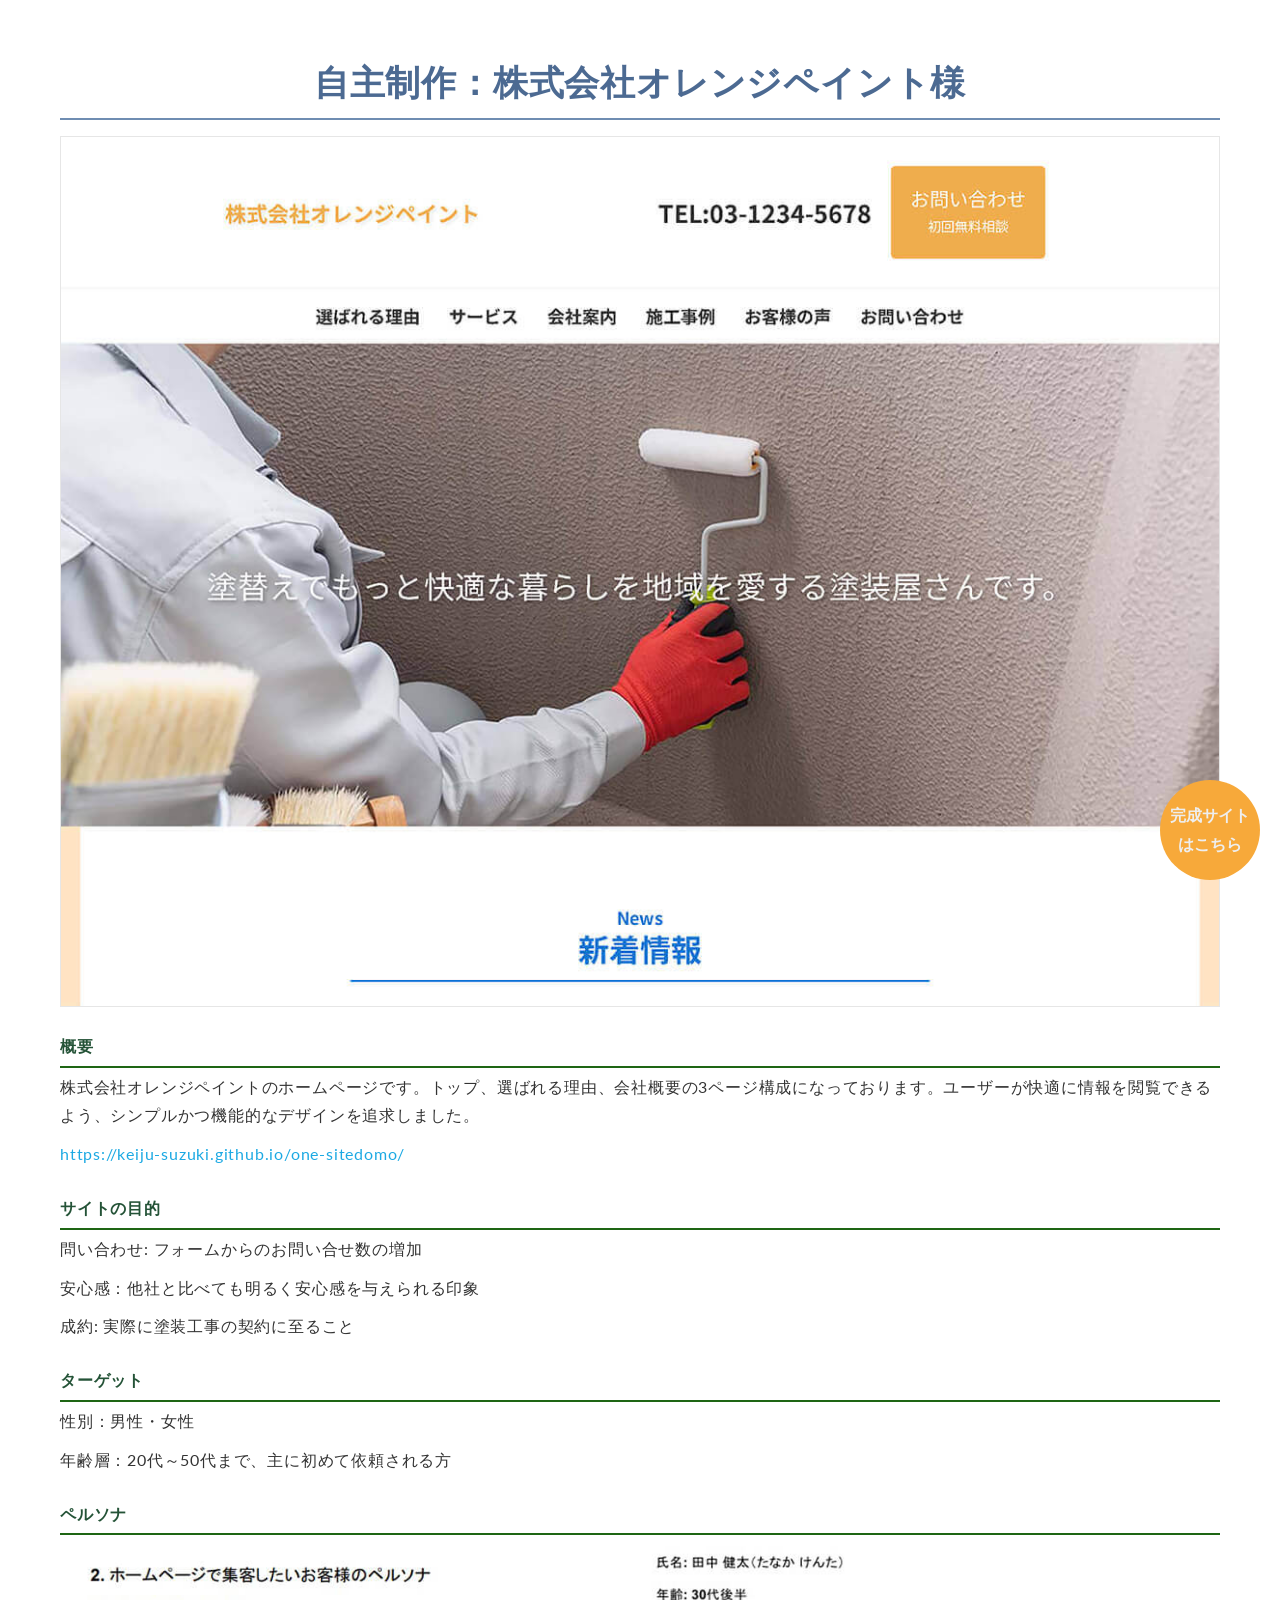
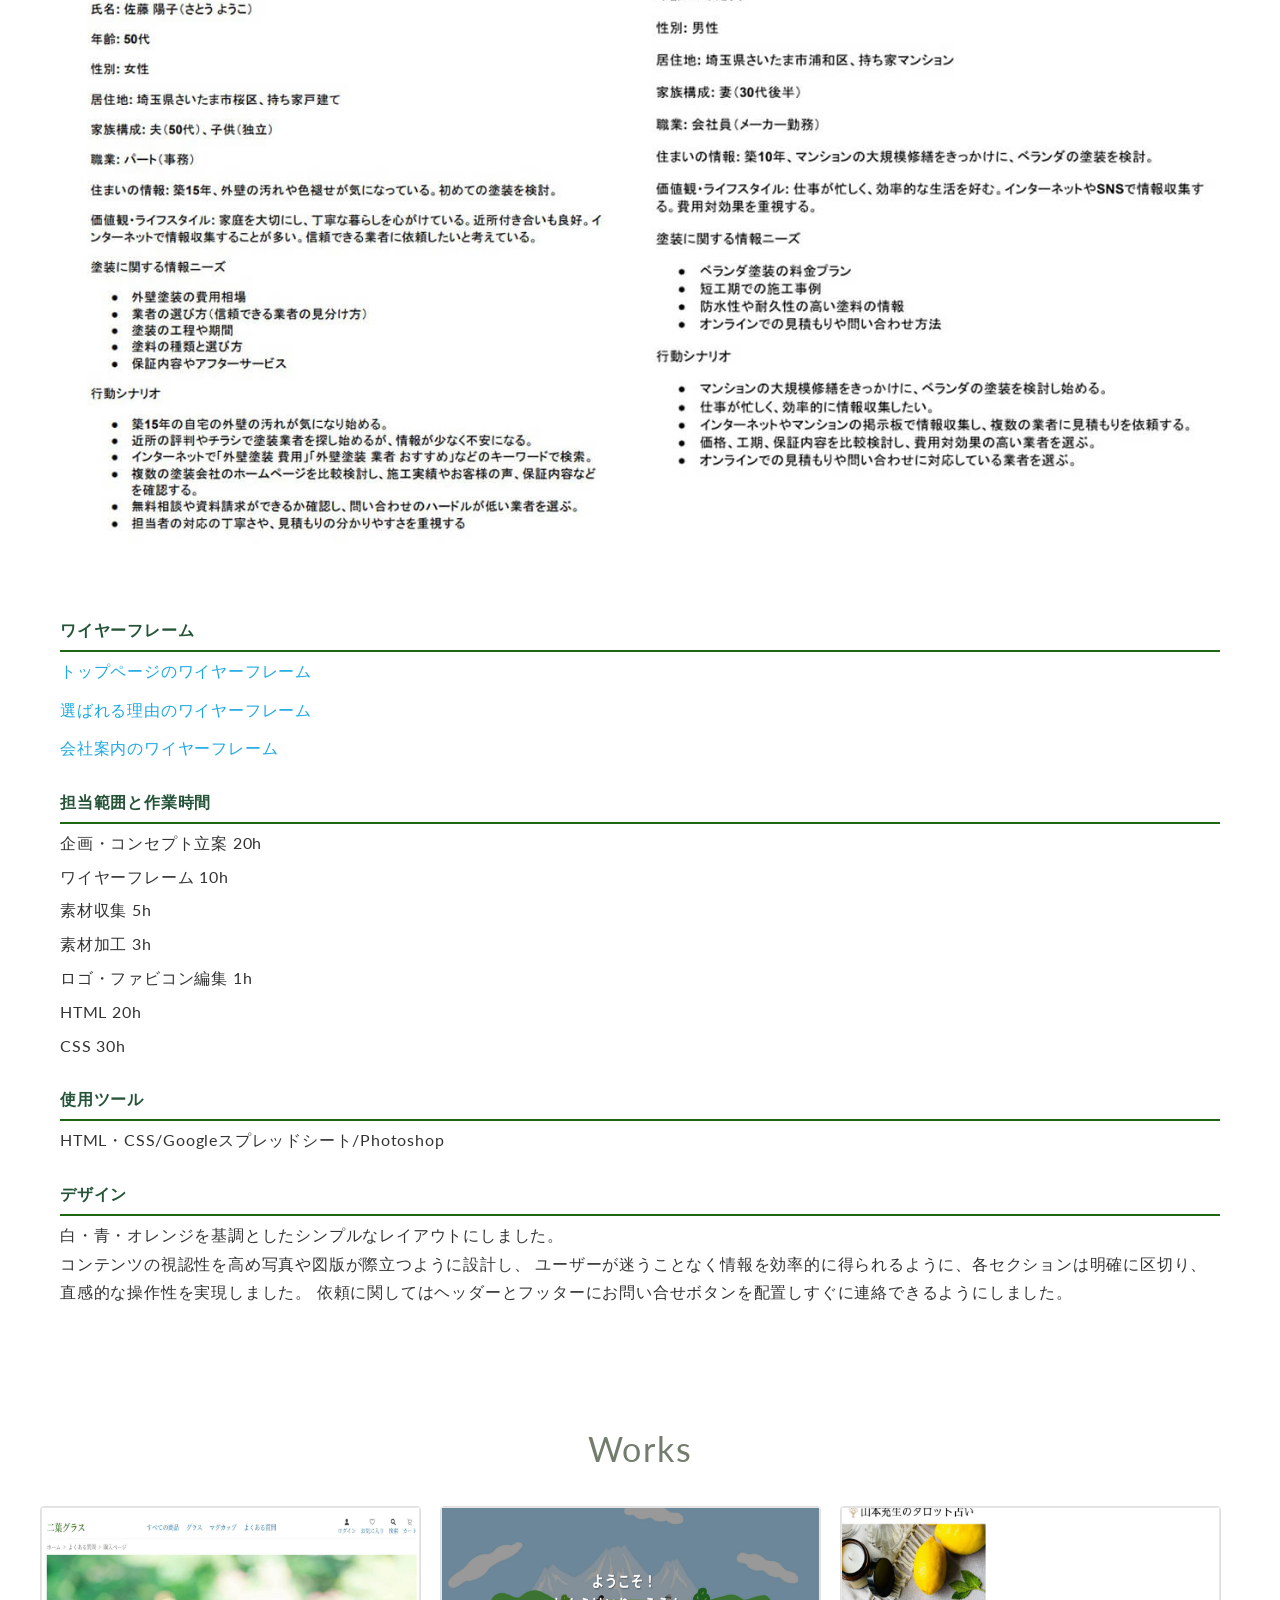
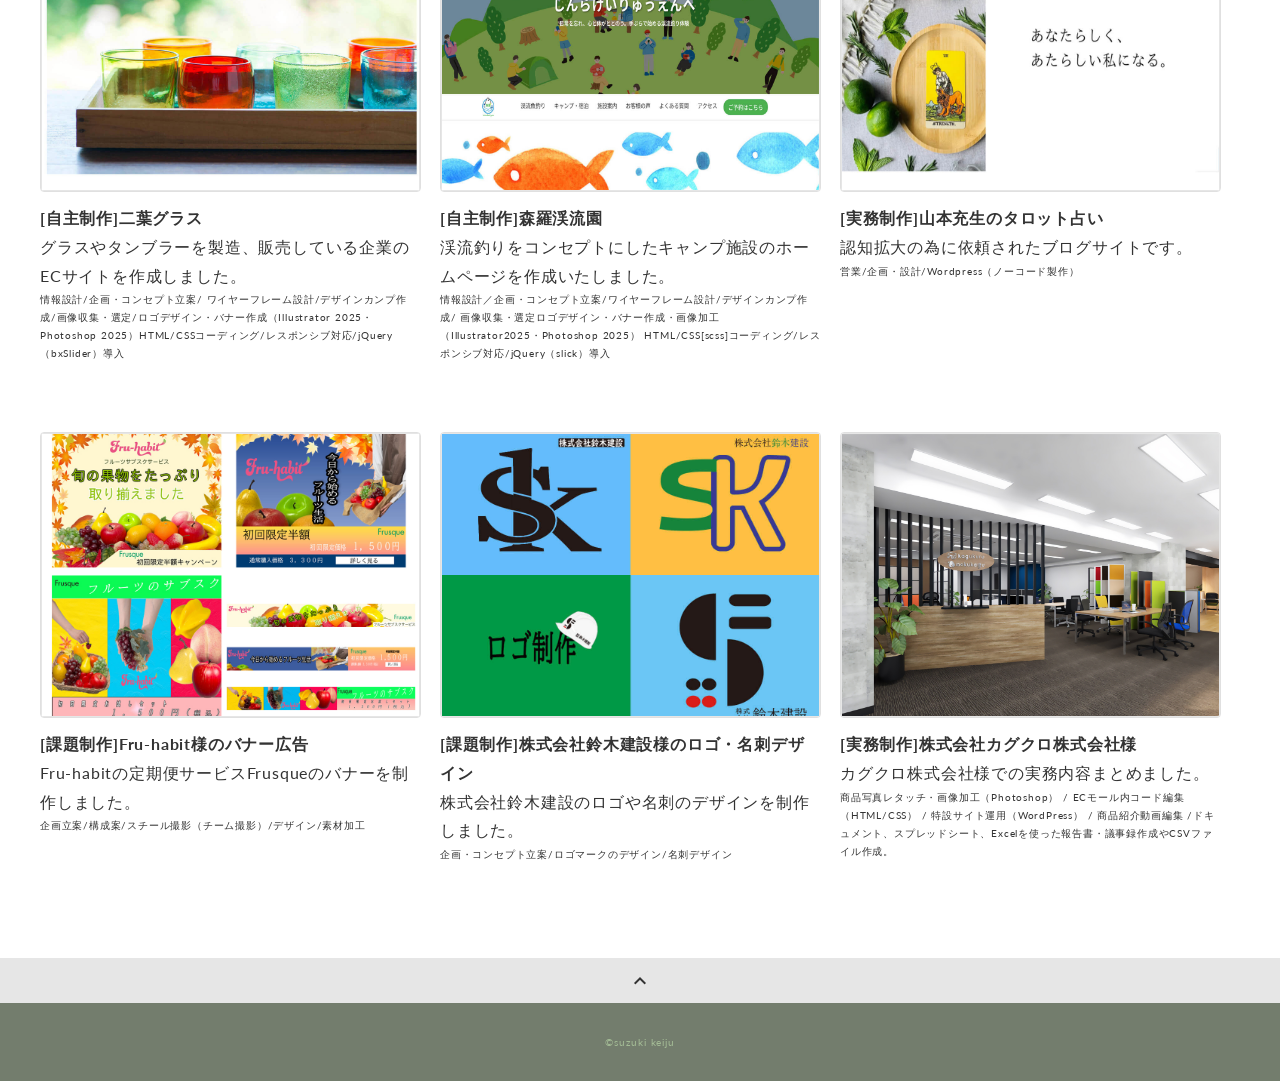
<file: one.html>
<!DOCTYPE html>
<html lang="ja">

<head>
  <meta charset="utf-8">
  <meta name="viewport" content="width=device-width,initial-scale=1.0">
  <meta property="og:type" content="website">
  <meta property="og:title" content="鈴木景樹 ポートフォリオ_株式会社オレンジペイント様">
  <meta property="og:url" content="https://keiju-suzuki.github.io/my-portfoliowebsite/">
  <meta property="og:description" content="株式会社オレンジペイントのコーポレートサイトです。">
  <meta property="og:image" content="img/ogp.png">
  <meta name="description" content="株式会社オレンジペイントのコーポレートサイトです。">
  <title>鈴木景樹 ポートフォリオ_株式会社オレンジペイント様</title>
  <link rel="preconnect" href="https://fonts.gstatic.com">
  <link href="https://fonts.googleapis.com/css2?family=Lato&display=swap" rel="stylesheet">
  <link href="https://fonts.googleapis.com/css?family=Material+Icons+Outlined" rel="stylesheet">
  <link href="css/ress.css" media="all" rel="stylesheet" type="text/css">
  <link href="css/style.css" media="all" rel="stylesheet" type="text/css">
  <link rel="shortcut icon" href="img/favicon.ico">
  <link rel="canonical" href="https://keiju-suzuki.github.io/my-portfoliowebsite/">
</head>

<body>
  <div class="wrapper">

    <!-- header -->
    <header class="header">
      <div class="header-inner">
        <h1 class="header-logo">
          <a href="index.html">鈴木景樹 ポートフォリオ</a>
        </h1>
        <nav class="header-nav">
          <ul class="header-nav-list">
            <li class="header-nav-item"><a href="index.html#works">works</a></li>
            <li class="header-nav-item"><a href="index.html#profile">profile</a></li>
            <li class="header-nav-item"><a href="index.html#skill">skill</a></li>
          </ul>
        </nav>
      </div>
    </header>
    <!-- /header -->

    <main class="content">

      <article class="article">
        <div class="article-inner">
          <h2 class="article-title">自主制作：株式会社オレンジペイント様</h2>
          <p class="article-img">
            <img src="./img/orange.jpg" width="1200" height="900" alt="株式会社オレンジペイントの画像" />
          </p>
          <div class="article-body">
            <div>
              <h3 class="article-info-title">概要</h3>
              <p>株式会社オレンジペイントのホームページです。トップ、選ばれる理由、会社概要の3ページ構成になっております。ユーザーが快適に情報を閲覧できるよう、シンプルかつ機能的なデザインを追求しました。</p>
              <p>
                <a href="https://keiju-suzuki.github.io/one-sitedomo/">https://keiju-suzuki.github.io/one-sitedomo/</a>
              </p>
            </div>

            <h3 class="article-info-title">サイトの目的</h3>
            <p>問い合わせ: フォームからのお問い合せ数の増加
            <p>安心感：他社と比べても明るく安心感を与えられる印象</p>
            <p>成約: 実際に塗装工事の契約に至ること</p>


            <h3 class="article-info-title">ターゲット</h3>
            <p>性別：男性・女性</p>
            <p> 年齢層：20代～50代まで、主に初めて依頼される方</p>

            <h3 class="article-info-title">ペルソナ</h3>
            <p class="article-persona-img">
              <a href="img/orange-pf-2.jpg" data-fancybox="site-target" data-caption="ターゲット1の情報" alt="ターゲット1の情報画像">
                <img loading="lazy" src="img/orange-pf-2.jpg" width="670" height="680" alt="ターゲット1の情報画像">
              </a>
              <a href="img/orange-pf.jpg" data-fancybox="site-target" data-caption="ターゲット2の情報" alt="ターゲット2の情報画像">
                <img loading="lazy" src="img/orange-pf.jpg" width="670" height="680" alt="ターゲット2の情報画像">
              </a>
            </p>

            <section>
              <div class="article-list">
                <h3 class="article-info-title">ワイヤーフレーム</h3>
                <p><a
                    href="https://docs.google.com/spreadsheets/d/1UIhnoOILwPGeXzqkIUEWB_NwljaUkqFutJ5MYZx4bAM/edit?usp=sharing">トップページのワイヤーフレーム</a>
                </p>
                <p><a
                    href="https://docs.google.com/spreadsheets/d/1gPMCp4_aDRVgtytWl1kffvYYglHVm3giosG2rdgsgCs/edit?usp=sharing">選ばれる理由のワイヤーフレーム</a>
                </p>
                <p><a
                    href="https://docs.google.com/spreadsheets/d/1f0jwajQAJKxa585KgQ-bYgujJ4PqtHEpaET8QU7Shko/edit?usp=sharing">会社案内のワイヤーフレーム</a>
                </p>
              </div>
            </section>

            <div class="article-list">
              <h3 class="article-info-title">担当範囲と作業時間</h3>
              <ul>
                <li>企画・コンセプト立案 20h</li>
                <li>ワイヤーフレーム 10h</li>
                <li>素材収集 5h</li>
                <li>素材加工 3h</li>
                <li>ロゴ・ファビコン編集 1h</li>
                <li>HTML 20h</li>
                <li>CSS 30h</li>
              </ul>
            </div>

            <h3 class="article-info-title">使用ツール</h3>
            <p>HTML・CSS/Googleスプレッドシート/Photoshop</p>

            <h3 class="article-info-title">デザイン</h3>
            <p>
              白・青・オレンジを基調としたシンプルなレイアウトにしました。<br>
              コンテンツの視認性を高め写真や図版が際立つように設計し、
              ユーザーが迷うことなく情報を効率的に得られるように、各セクションは明確に区切り、直感的な操作性を実現しました。
              依頼に関してはヘッダーとフッターにお問い合せボタンを配置しすぐに連絡できるようにしました。
            </p>
          </div>
        </div>
      </article>

      <section class="works section" id="works">
        <div class="inner">
          <h2 class="title">Works</h2>
          <div class="works-list">
            <a class="works-item" href="two.html">
              <p class="works-img"><img src="./img/futaba.jpg" width="1200" height="900" alt="二葉グラスの画像" /></p>
              <p class="works-name"><span>[自主制作]</span>二葉グラス</p>
              <p class="works-text">グラスやタンブラーを製造、販売している企業のECサイトを作成しました。</p>
              <p class="works-info">情報設計/企画・コンセプト立案/ ワイヤーフレーム設計/デザインカンプ作成/画像収集・選定/ロゴデザイン・バナー作成（Illustrator
                2025・Photoshop 2025）HTML/CSSコーディング/レスポンシブ対応/jQuery（bxSlider）導入</p>
            </a>
            <a class="works-item" href="three.html">
              <p class="works-img"><img src="./img/sinra.jpg" width="1200" height="900" alt="森羅渓流園の画像" /></p>
              <p class="works-name"><span>[自主制作]</span>森羅渓流園</p>
              <p class="works-text">渓流釣りをコンセプトにしたキャンプ施設のホームページを作成いたしました。</p>
              <p class="works-info">情報設計／企画・コンセプト立案/ワイヤーフレーム設計/デザインカンプ作成/
                画像収集・選定ロゴデザイン・バナー作成・画像加工（Illustrator2025・Photoshop 2025） HTML/CSS[scss]コーディング/レスポンシブ対応/jQuery（slick）導入
              </p>
            </a>
            <a class="works-item" href="yamamoto.html">
              <p class="works-img"><img src="img/yamamoto.jpg" width="1000" height="800" alt="山本充生のタロット占いのサイト画像" /></p>
              <p class="works-name"><span>[実務制作]</span>山本充生のタロット占い</p>
              <p class="works-text">認知拡大の為に依頼されたブログサイトです。</p>
              <p class="works-info">営業/企画・設計/Wordpress（ノーコード製作）</p>
            </a>
            <a class="works-item" href="banner.html">
              <p class="works-img"><img src="img/banner.jpg" width="1000" height="800" alt="Fru-habit様のバナー写真" />
              </p>
              <p class="works-name">[課題制作]Fru-habit様のバナー広告</p>
              <p class="works-text">Fru-habitの定期便サービスFrusqueのバナーを制作しました。</p>
              <p class="works-info">企画立案/構成案/スチール撮影（チーム撮影）/デザイン/素材加工</p>
            </a>
            <a class="works-item" href="rogo.html">
              <p class="works-img"><img src="./img/rogo_main.jpg" width="1000" height="800" alt="ロゴ・名刺デザインの写真" /></p>
              <p class="works-name">[課題制作]株式会社鈴木建設様のロゴ・名刺デザイン</p>
              <p class="works-text">株式会社鈴木建設のロゴや名刺のデザインを制作しました。</p>
              <p class="works-info">企画・コンセプト立案/ロゴマークのデザイン/名刺デザイン</p>
            </a>
            <a class="works-item" href="kagukuro.html">
              <p class="works-img"><img src="./img/kagukuro-main.jpg" width="1200" height="900" alt="カグクロ株式会社様の写真" /></p>
              <p class="works-name">[実務制作]株式会社カグクロ株式会社様</p>
              <p class="works-text">カグクロ株式会社様での実務内容まとめました。</p>
              <p class="works-info">商品写真レタッチ・画像加工（Photoshop） / ECモール内コード編集（HTML/CSS） / 特設サイト運用（WordPress） / 商品紹介動画編集 /ドキュメント、スプレッドシート、Excelを使った報告書・議事録作成やCSVファイル作成。</p>
            </a>
          </div>
        </div>
      </section>


      <div class="page-top" id="js-page-top">
        <span class="material-icons-outlined">expand_less</span>
      </div>
    </main>

    <aside>
      <a href="https://adjustacademy.com/d250300/d250312-210937/one/">
        <button class="fixed_btn"><span>完成サイトは</span>こちら</button>
      </a>
    </aside>

    <!-- footer -->
    <footer class="footer">
      <div class="copyright">&copy;suzuki keiju</div>
    </footer>
    <!-- /footer -->

  </div>
  <script src="https://ajax.googleapis.com/ajax/libs/jquery/3.5.1/jquery.min.js"></script>
  <script type="text/javascript" src="js/script.js"></script>
</body>

</html>
</file>
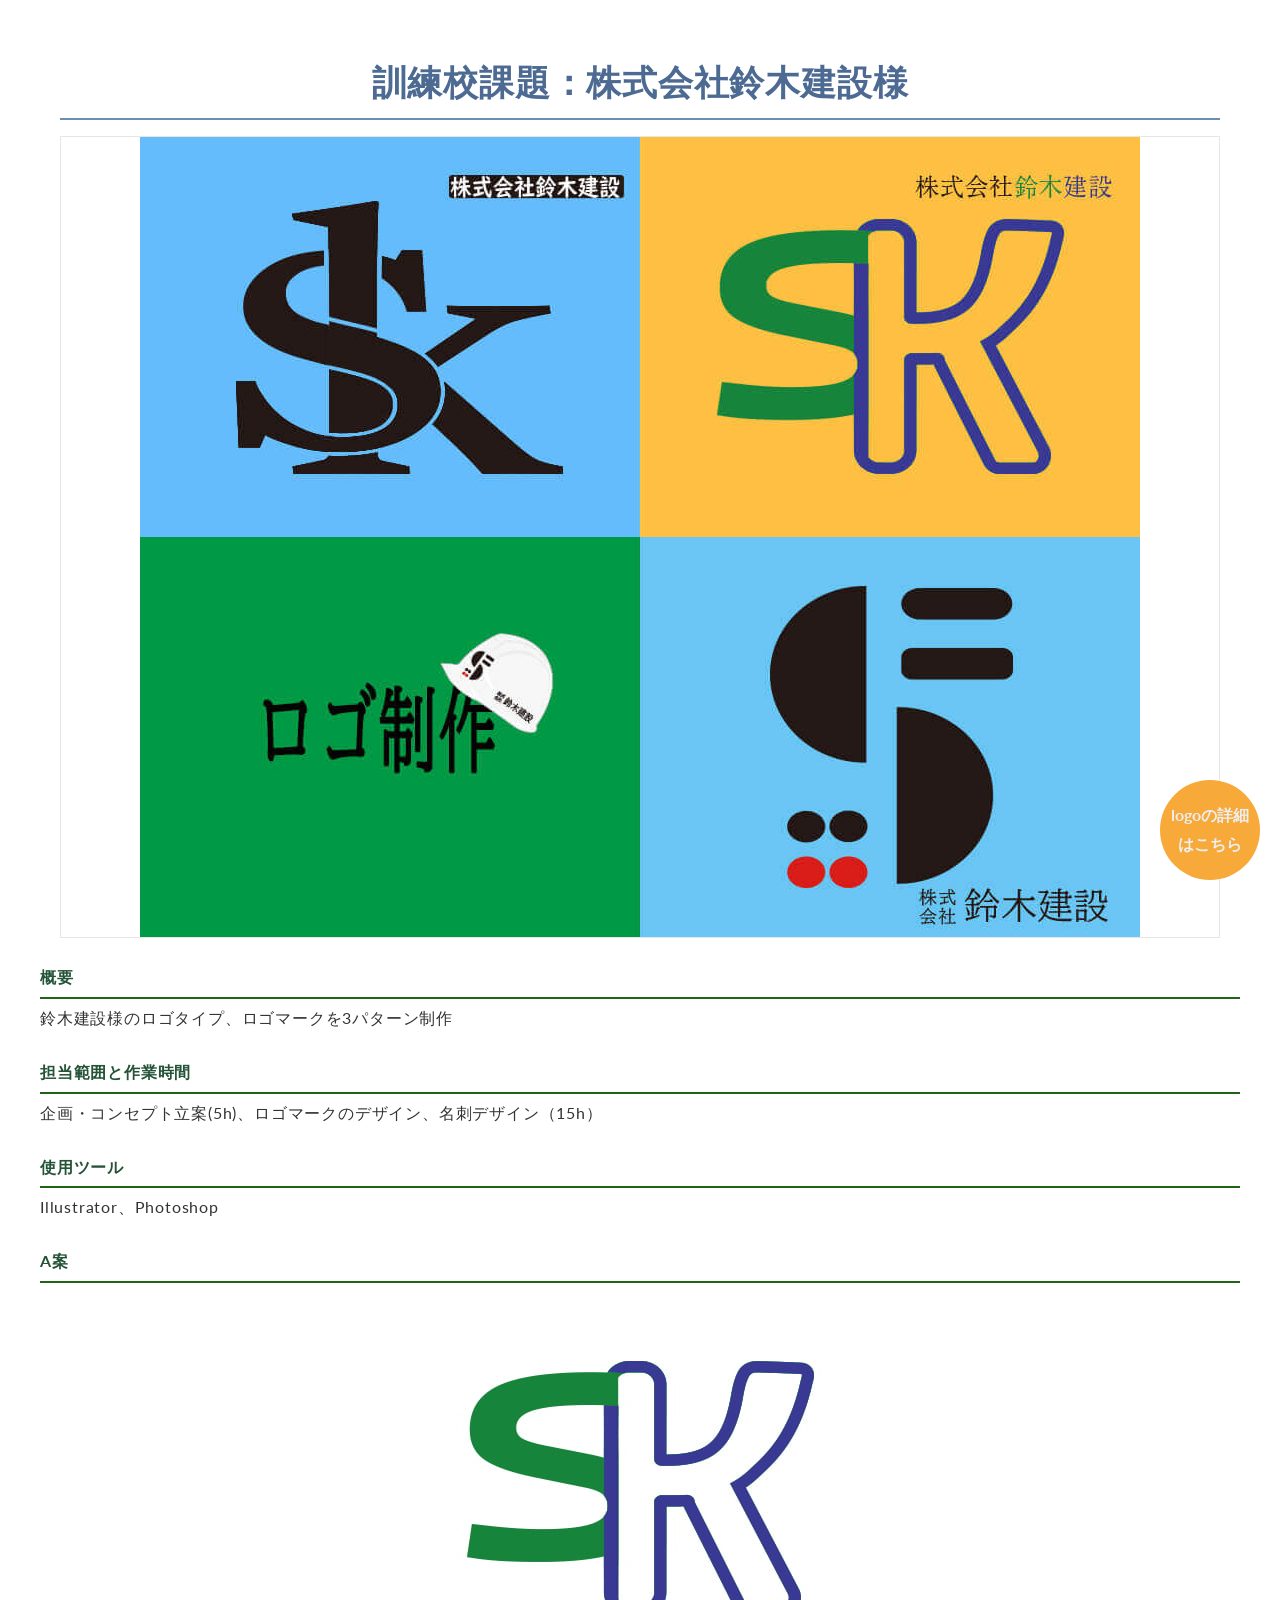
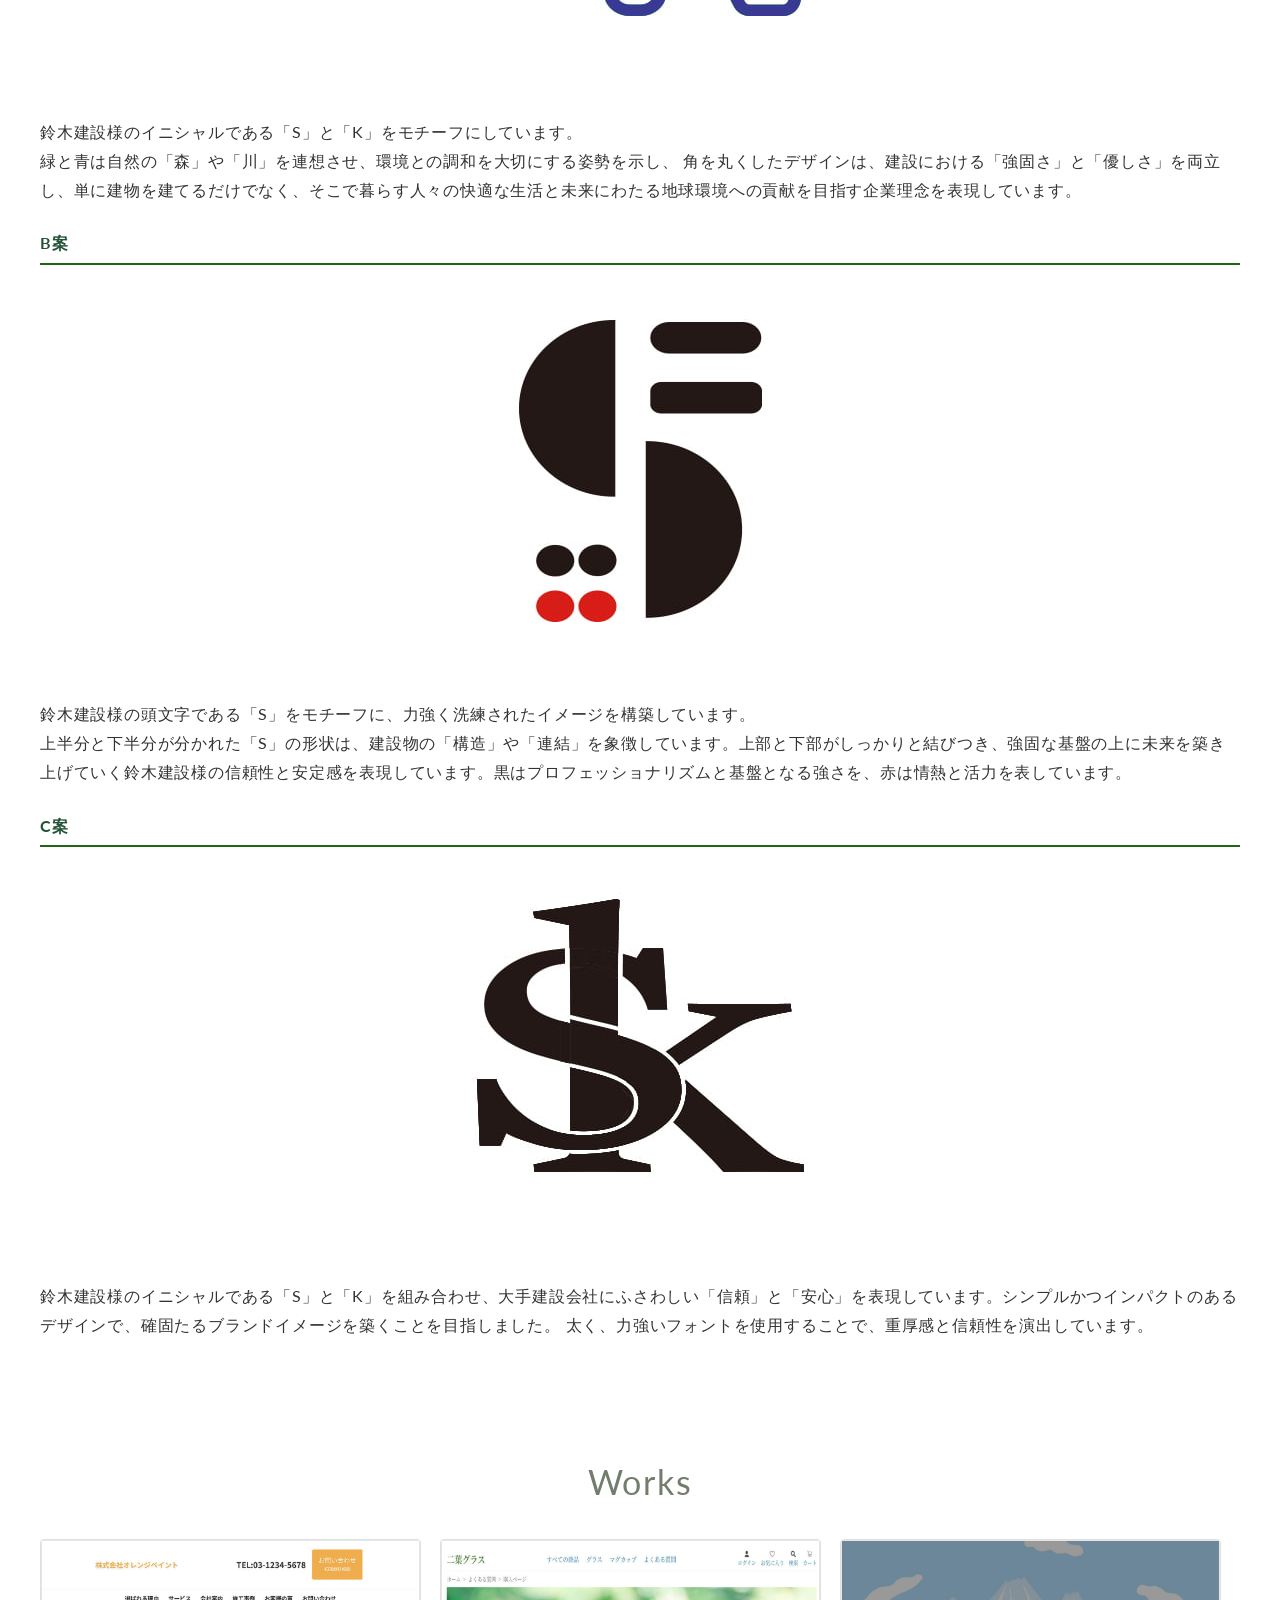
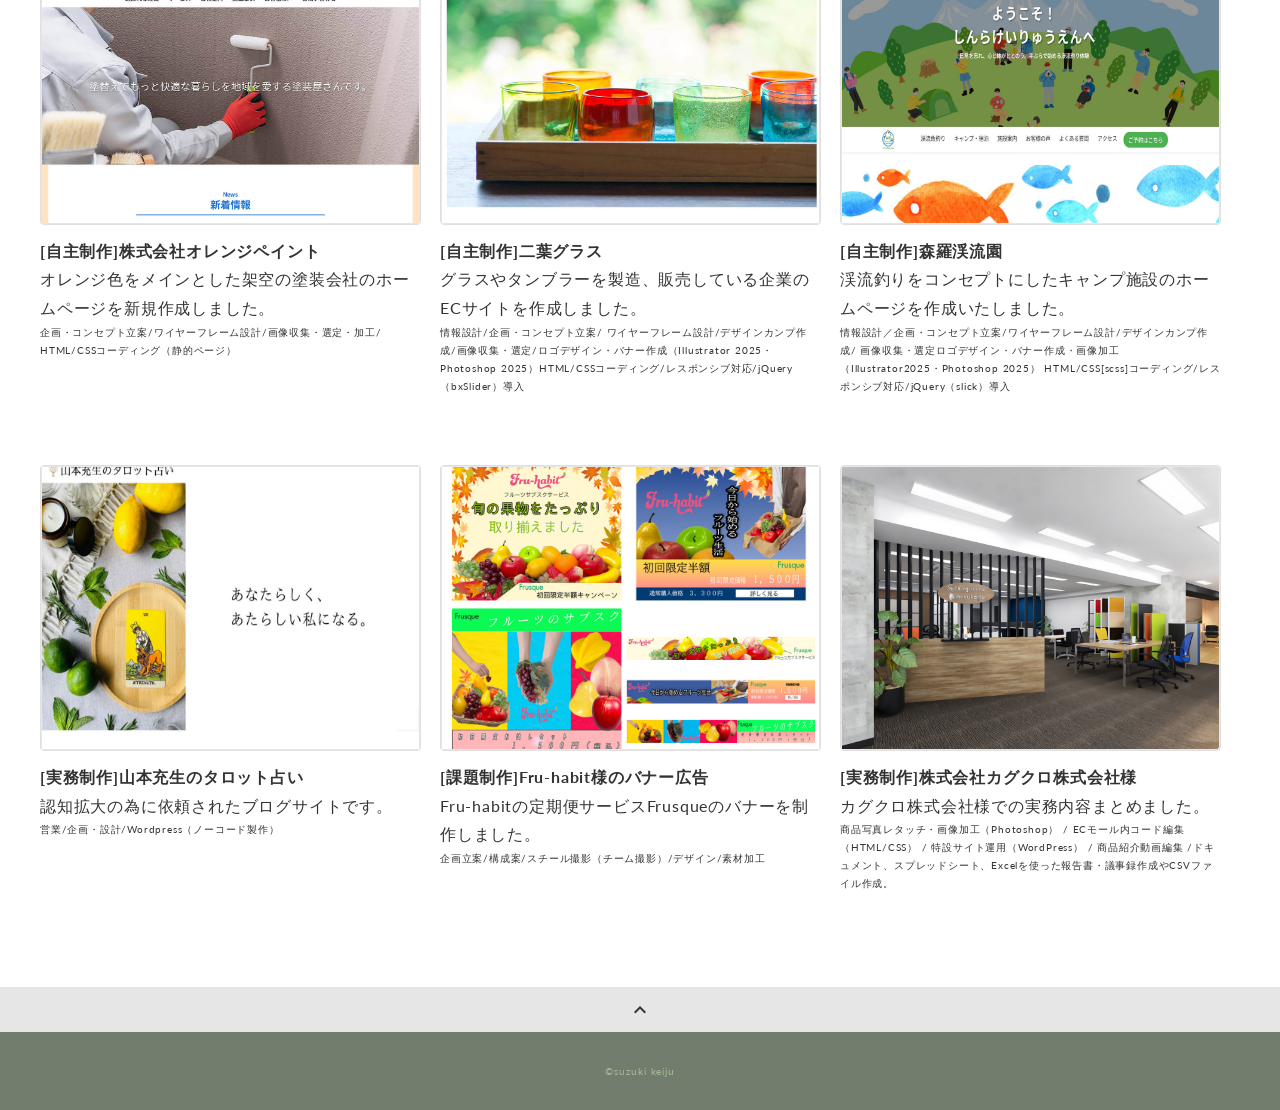
<file: rogo.html>
<!DOCTYPE html>
<html lang="ja">

<head>
  <meta charset="utf-8">
  <meta name="viewport" content="width=device-width,initial-scale=1.0">
  <meta property="og:type" content="website">
  <meta property="og:title" content="鈴木 景樹 ポートフォリオ">
  <meta property="og:url" content="https://adjustacademy.com/d250300/d250312-210937/pf-suzuki/">
  <meta property="og:description" content="鈴木 景樹のポートフォリオサイトです。">
  <meta property="og:image" content="img/ogp.png">
  <meta name="description" content="鈴木 景樹のポートフォリオサイトです">
  <title>鈴木景樹 ポートフォリオ_ロゴ制作</title>
  <link rel="preconnect" href="https://fonts.gstatic.com">
  <link href="https://fonts.googleapis.com/css2?family=Lato&display=swap" rel="stylesheet">
  <link href="https://fonts.googleapis.com/css?family=Material+Icons+Outlined" rel="stylesheet">
  <link href="css/ress.css" media="all" rel="stylesheet" type="text/css">
  <link href="css/style.css" media="all" rel="stylesheet" type="text/css">
  <link rel="shortcut icon" href="img/favicon.ico">
  <link rel="canonical" href="https://adjustacademy.com/d250300/d250312-210937/pf-suzuki/">
</head>

<body>
  <div class="wrapper">

    <!-- header -->
    <header class="header">
      <div class="header-inner">
        <h1 class="header-logo">
          <a href="index.html">鈴木景樹 ポートフォリオ</a>
        </h1>
        <nav class="header-nav">
          <ul class="header-nav-list">
            <li class="header-nav-item"><a href="#works">works</a></li>
            <li class="header-nav-item"><a href="#profile">profile</a></li>
            <li class="header-nav-item"><a href="#skill">skill</a></li>
          </ul>
        </nav>
      </div>
    </header>
    <!-- /header -->
    <main class="content">
      <article class="article">
        <div class="article-inner">
          <h2 class="article-title">訓練校課題：株式会社鈴木建設様</h2>
          <p class="article-img">
            <img src="./img/rogo_main.jpg" width="1000" height="800" alt="株式会社鈴木建設様ロゴ製作画像"></a>
          </p>
        </div> <!--article-inner-->
        <div class="article-body">
           <h3 class="article-info-title">概要</h3>
          <p>
           鈴木建設様のロゴタイプ、ロゴマークを3パターン制作
          </p>

          <h3 class="article-info-title">担当範囲と作業時間</h3>
          <p>
            企画・コンセプト立案(5h)、ロゴマークのデザイン、名刺デザイン（15h）
          </p>
          <h3 class="article-info-title">使用ツール</h3>
          <p>Illustrator、Photoshop</p>

          <section class="design-A">
            <div class="logo">
              <h3 class="article-info-title">A案</h3>
              <p><img src="img/rogo-2.jpg" width="400" height="400" alt="ロゴデザインA案"></p>
            </div>
            <div class="text">
              <p>
                鈴木建設様のイニシャルである「S」と「K」をモチーフにしています。<br>
                緑と青は自然の「森」や「川」を連想させ、環境との調和を大切にする姿勢を示し、
                角を丸くしたデザインは、建設における「強固さ」と「優しさ」を両立し、単に建物を建てるだけでなく、そこで暮らす人々の快適な生活と未来にわたる地球環境への貢献を目指す企業理念を表現しています。 
              </p>
            </div>
          </section>
          <section class="design-B">
            <div class="logo">
              <h3 class="article-info-title">B案</h3>
              <p><img src="img/rogo-3.jpg" width="400" height="400" alt="ロゴデザインB案"></p>
            </div>
            <div class="text">
              <p>
                鈴木建設様の頭文字である「S」をモチーフに、力強く洗練されたイメージを構築しています。<br>
                上半分と下半分が分かれた「S」の形状は、建設物の「構造」や「連結」を象徴しています。上部と下部がしっかりと結びつき、強固な基盤の上に未来を築き上げていく鈴木建設様の信頼性と安定感を表現しています。黒はプロフェッショナリズムと基盤となる強さを、赤は情熱と活力を表しています。
              </p>
            </div>
          </section>
          <section class="design-C">
            <div class="logo">
              <h3 class="article-info-title">C案</h3>
              <p><img src="img/rogo-1.jpg" width="400" height="400" alt="ロゴデザインC案"></p>
            </div>
            <div class="text">
              <p>
               鈴木建設様のイニシャルである「S」と「K」を組み合わせ、大手建設会社にふさわしい「信頼」と「安心」を表現しています。シンプルかつインパクトのあるデザインで、確固たるブランドイメージを築くことを目指しました。
               太く、力強いフォントを使用することで、重厚感と信頼性を演出しています。
              </p>
            </div>
          </section>
        </div>
      </article>



       <section class="works section" id="works">
        <div class="inner">
          <h2 class="title">Works</h2>
          <div class="works-list">
            <a class="works-item" href="one.html">
              <p class="works-img"><img src="./img/orange.jpg" width="1200" height="900" alt="株式会社オレンジペイントの画像" />
              </p>
              <h3 class="works-name"><span>[自主制作]</span>株式会社オレンジペイント</h3>
              <p class="works-text">オレンジ色をメインとした架空の塗装会社のホームページを新規作成しました。</p>
              <p class="works-info">企画・コンセプト立案/ワイヤーフレーム設計/画像収集・選定・加工/ HTML/CSSコーディング（静的ページ）</p>
            </a>
            <a class="works-item" href="two.html">
              <p class="works-img"><img src="./img/futaba.jpg" width="1200" height="900" alt="二葉グラスの画像" /></p>
              <p class="works-name"><span>[自主制作]</span>二葉グラス</p>
              <p class="works-text">グラスやタンブラーを製造、販売している企業のECサイトを作成しました。</p>
              <p class="works-info">情報設計/企画・コンセプト立案/ ワイヤーフレーム設計/デザインカンプ作成/画像収集・選定/ロゴデザイン・バナー作成（Illustrator
                2025・Photoshop 2025）HTML/CSSコーディング/レスポンシブ対応/jQuery（bxSlider）導入</p>
            </a>
            <a class="works-item" href="three.html">
              <p class="works-img"><img src="./img/sinra.jpg" width="1200" height="900" alt="森羅渓流園の画像" /></p>
              <p class="works-name"><span>[自主制作]</span>森羅渓流園</p>
              <p class="works-text">渓流釣りをコンセプトにしたキャンプ施設のホームページを作成いたしました。</p>
              <p class="works-info">情報設計／企画・コンセプト立案/ワイヤーフレーム設計/デザインカンプ作成/
                画像収集・選定ロゴデザイン・バナー作成・画像加工（Illustrator2025・Photoshop 2025） HTML/CSS[scss]コーディング/レスポンシブ対応/jQuery（slick）導入
              </p>
            </a>
            <a class="works-item" href="yamamoto.html">
              <p class="works-img"><img src="img/yamamoto.jpg" width="1000" height="800" alt="山本充生のタロット占いのサイト画像" /></p>
              <p class="works-name"><span>[実務制作]</span>山本充生のタロット占い</p>
              <p class="works-text">認知拡大の為に依頼されたブログサイトです。</p>
              <p class="works-info">営業/企画・設計/Wordpress（ノーコード製作）</p>
            </a>
            <a class="works-item" href="banner.html">
              <p class="works-img"><img src="img/banner.jpg" width="1000" height="800" alt="Fru-habit様のバナー写真" />
              </p>
              <p class="works-name">[課題制作]Fru-habit様のバナー広告</p>
              <p class="works-text">Fru-habitの定期便サービスFrusqueのバナーを制作しました。</p>
              <p class="works-info">企画立案/構成案/スチール撮影（チーム撮影）/デザイン/素材加工</p>
            </a>
             <a class="works-item" href="kagukuro.html">
              <p class="works-img"><img src="./img/kagukuro-main.jpg" width="1200" height="900" alt="カグクロ株式会社様の写真" /></p>
              <p class="works-name">[実務制作]株式会社カグクロ株式会社様</p>
              <p class="works-text">カグクロ株式会社様での実務内容まとめました。</p>
              <p class="works-info">商品写真レタッチ・画像加工（Photoshop） / ECモール内コード編集（HTML/CSS） / 特設サイト運用（WordPress） / 商品紹介動画編集 /ドキュメント、スプレッドシート、Excelを使った報告書・議事録作成やCSVファイル作成。</p>
            </a>
          </div>
        </div>
      </section>


      <div class="page-top" id="js-page-top">
        <span class="material-icons-outlined">expand_less</span>
      </div>
    </main>

    <aside>
      <a href="https://adjustacademy.com/d250300/d250312-210937/logo/logo.pdf">
        <button class="fixed_btn">logoの詳細はこちら</button>
      </a>
    </aside>

    <!-- footer -->
    <footer class="footer">
      <div class="copyright">&copy;suzuki keiju</div>
    </footer>
    <!-- /footer -->

  </div>
  <script src="https://ajax.googleapis.com/ajax/libs/jquery/3.5.1/jquery.min.js"></script>
  <script type="text/javascript" src="js/script.js"></script>
</body>

</html>
</file>
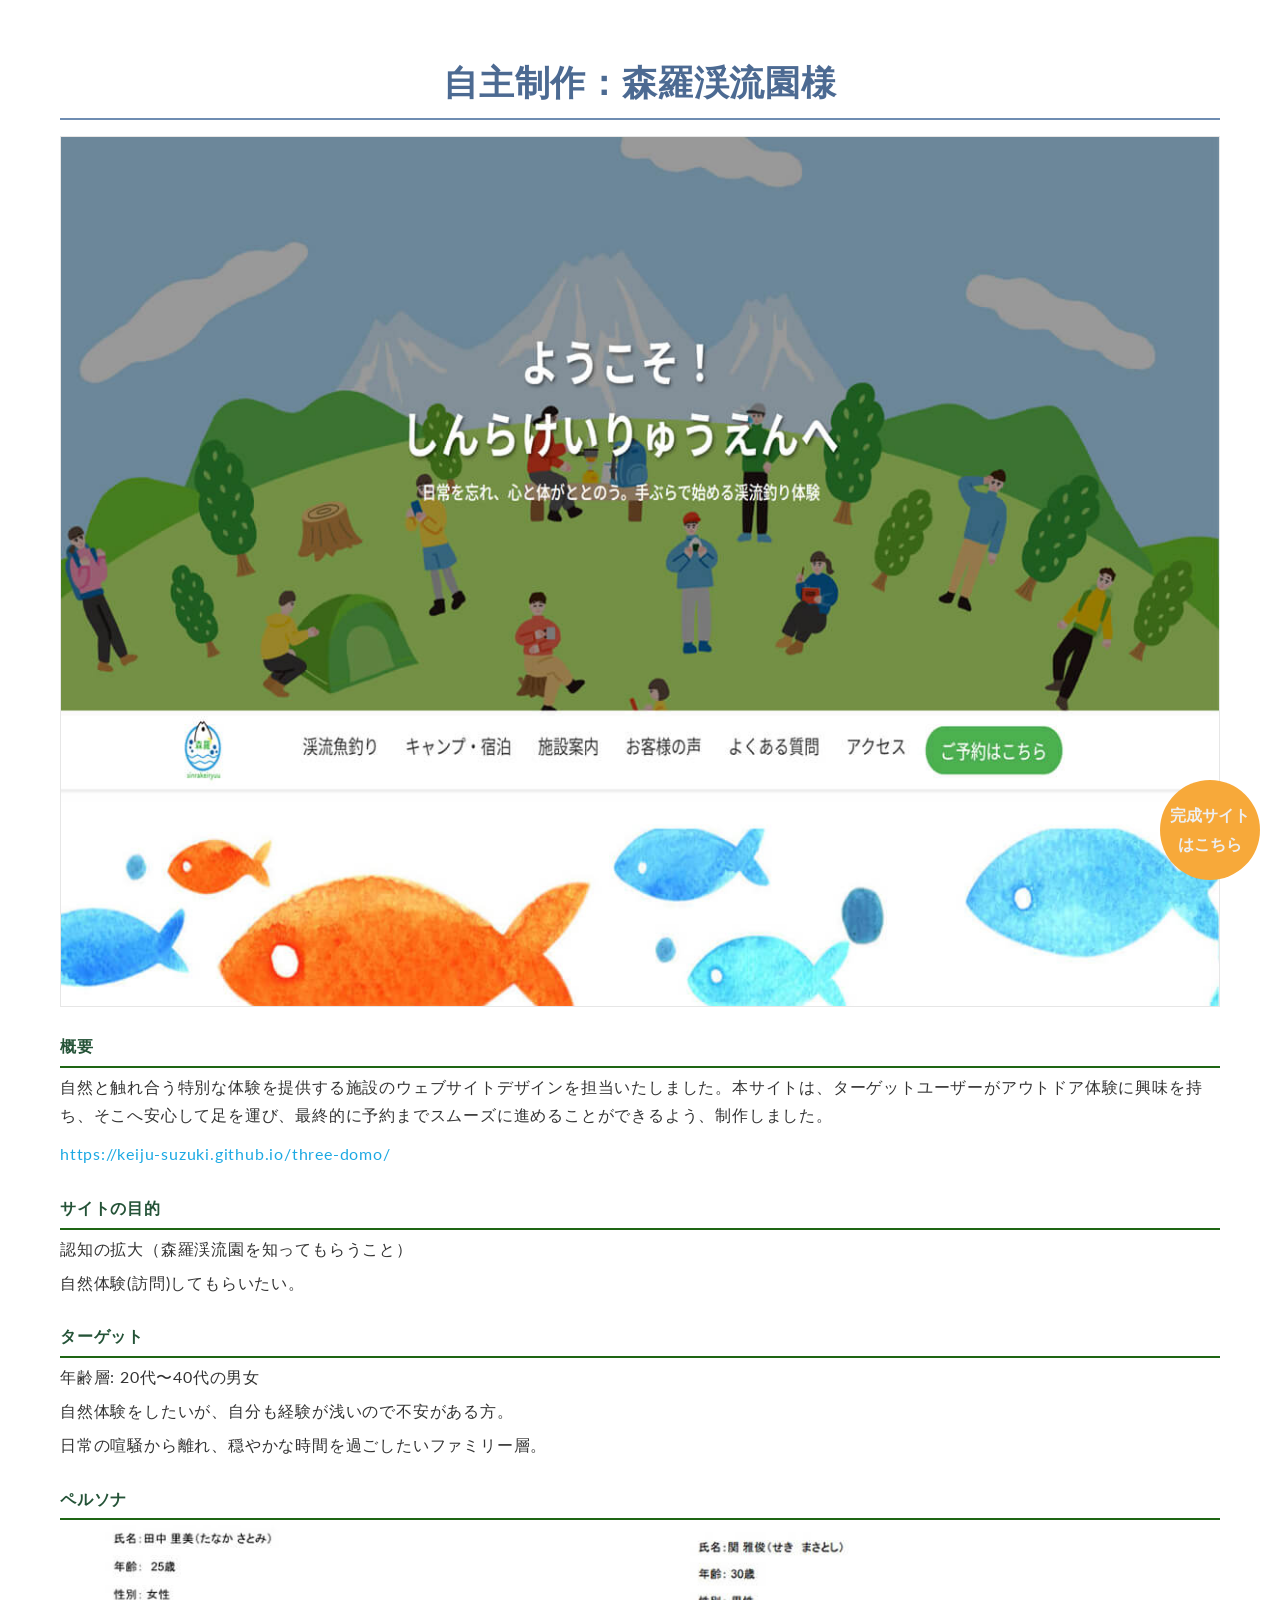
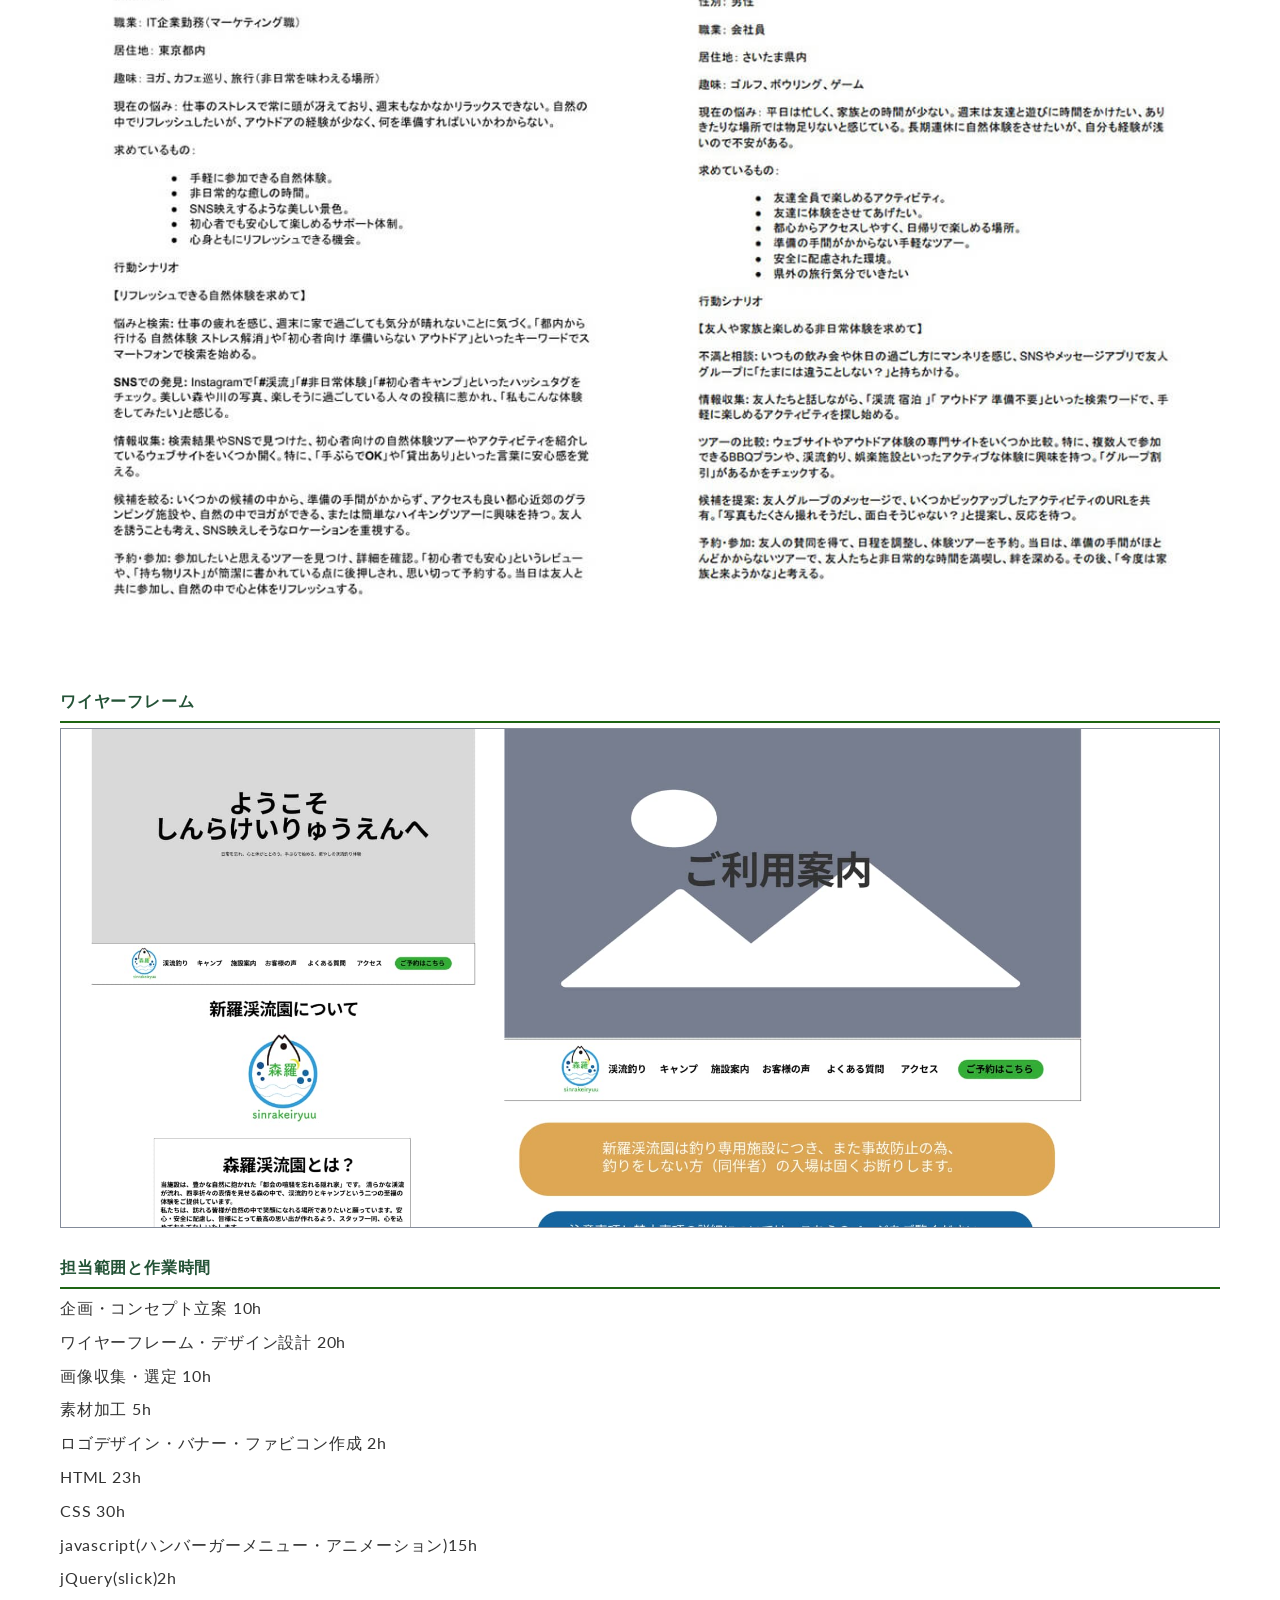
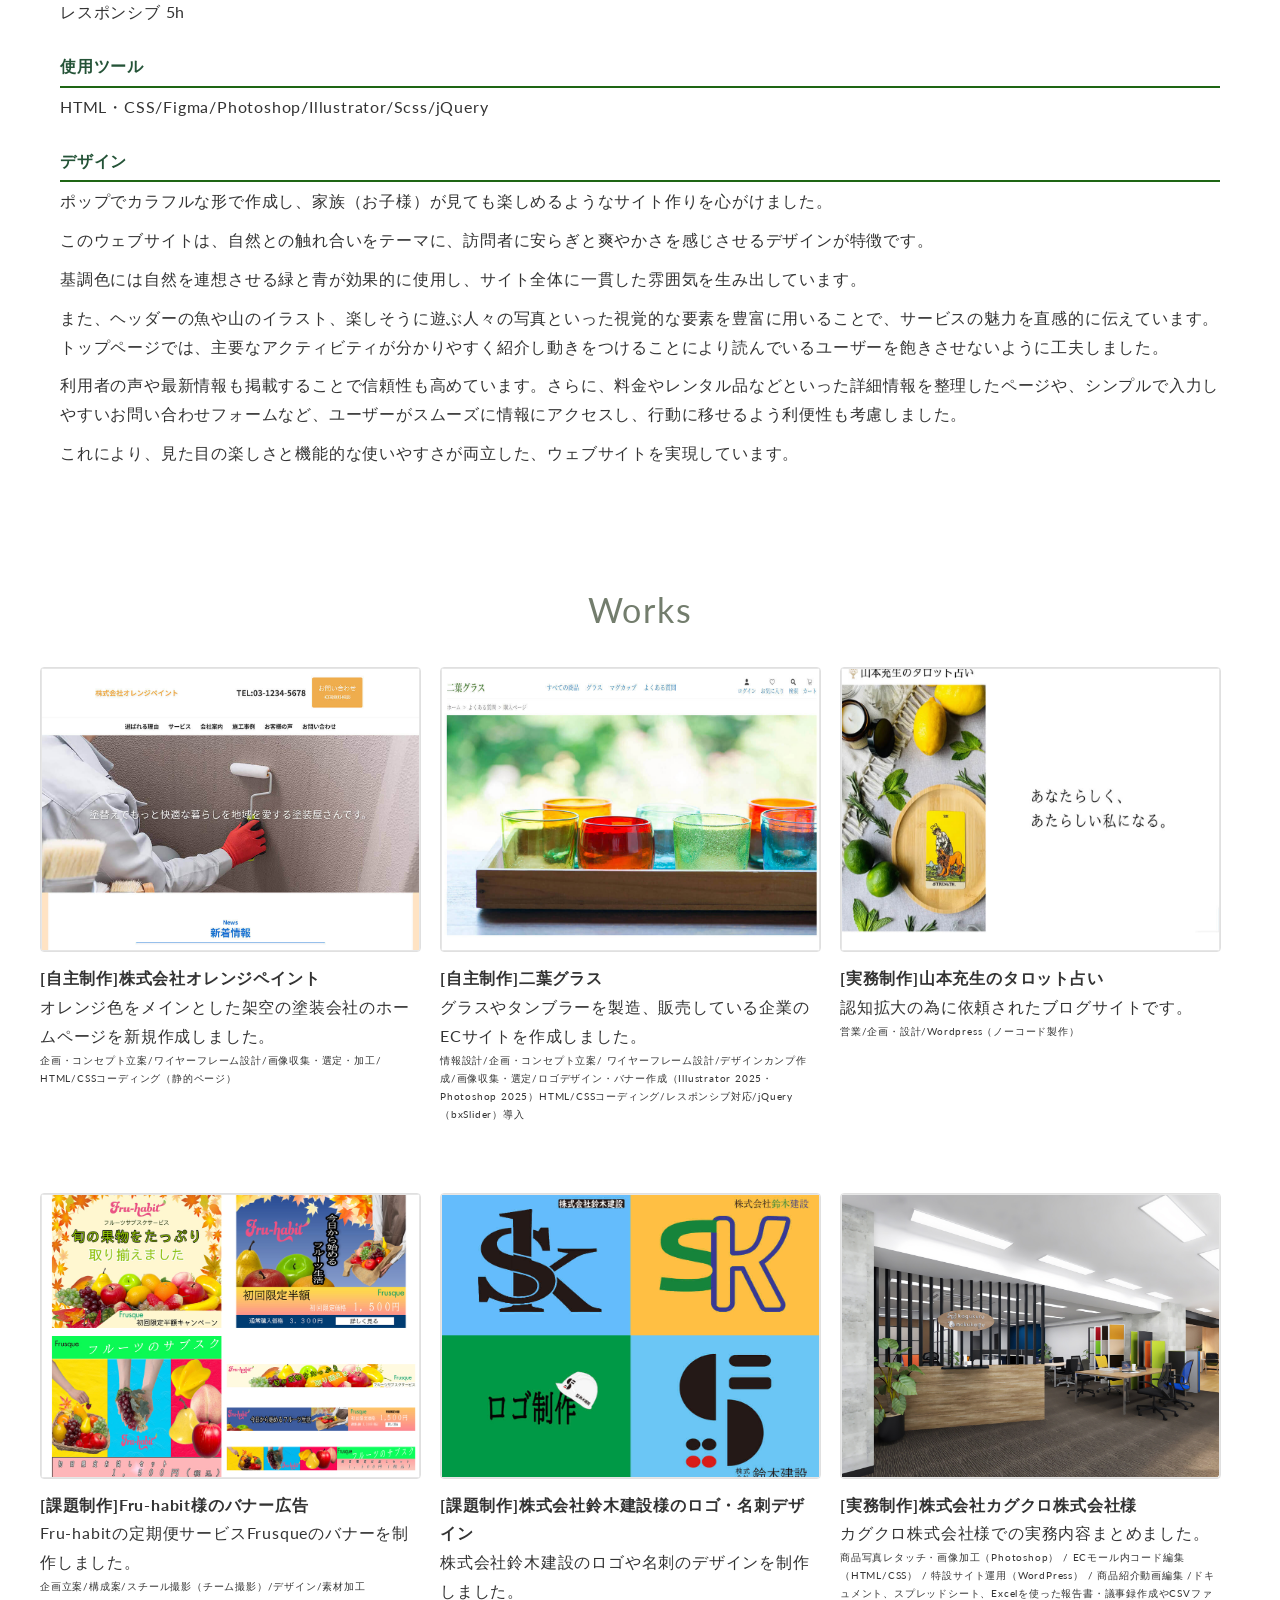
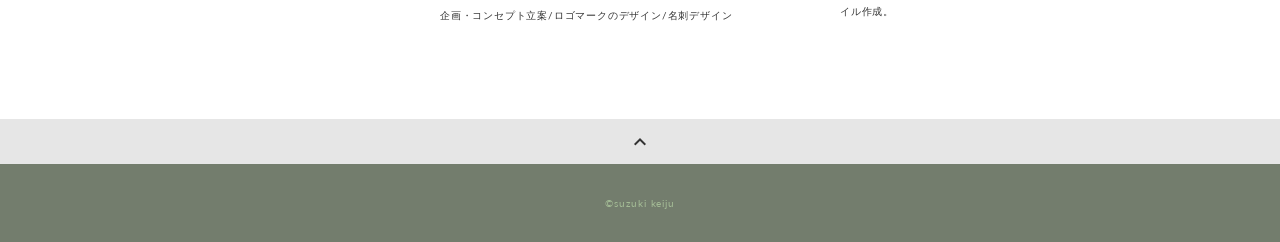
<file: three.html>
<!DOCTYPE html>
<html lang="ja">

<head>
  <meta charset="utf-8">
  <meta name="viewport" content="width=device-width,initial-scale=1.0">
  <meta property="og:type" content="website">
  <meta property="og:title" content="鈴木景樹 ポートフォリオ_森羅渓流園様">
  <meta property="og:url" content="https://adjustacademy.com/d250300/d250312-210937/pf-suzuki/">
  <meta property="og:description" content="森羅渓流園様のコーポレートサイトです。">
  <meta property="og:image" content="img/ogp.png">
  <meta name="description" content="森羅渓流園様のコーポレートサイトです。">
  <title>鈴木景樹 ポートフォリオ_森羅渓流園様</title>
  <link rel="preconnect" href="https://fonts.gstatic.com">
  <link href="https://fonts.googleapis.com/css2?family=Lato&display=swap" rel="stylesheet">
  <link href="https://fonts.googleapis.com/css?family=Material+Icons+Outlined" rel="stylesheet">
  <link href="css/ress.css" media="all" rel="stylesheet" type="text/css">
  <link href="css/style.css" media="all" rel="stylesheet" type="text/css">
  <link rel="shortcut icon" href="img/favicon.ico">
  <link rel="canonical" href="https://adjustacademy.com/d250300/d250312-210937/pf-suzuki/">
</head>

<body>
  <div class="wrapper">

    <!-- header -->
    <header class="header">
      <div class="header-inner">
        <h1 class="header-logo">
          <a href="index.html">鈴木景樹 ポートフォリオ</a>
        </h1>
        <nav class="header-nav">
          <ul class="header-nav-list">
            <li class="header-nav-item"><a href="index.html#works">works</a></li>
            <li class="header-nav-item"><a href="index.html#profile">profile</a></li>
            <li class="header-nav-item"><a href="index.html#skill">skill</a></li>
          </ul>
        </nav>
      </div>
    </header>
    <!-- /header -->

    <main class="content">
      <!-- sub-main-visual -->
      <div class="sub-main-visual">
        <div class="sub-main-visual-img"></div>
      </div>
      <!-- /sub-main-visual -->

      <article class="article">
        <div class="article-inner">
          <h2 class="article-title">自主制作：森羅渓流園様</h2>
          <p class="article-img">
            <img src="./img/sinra.jpg" width="1200" height="900" alt="森羅渓流園の画像">
          </p>
          <div class="article-body">

            <div>
              <h3 class="article-info-title">概要</h3>
              <p>
                自然と触れ合う特別な体験を提供する施設のウェブサイトデザインを担当いたしました。本サイトは、ターゲットユーザーがアウトドア体験に興味を持ち、そこへ安心して足を運び、最終的に予約までスムーズに進めることができるよう、制作しました。
              <p><a
                  href="https://keiju-suzuki.github.io/three-domo/">https://keiju-suzuki.github.io/three-domo/</a>
              </p>
              </p>
            </div>

            <h3 class="article-info-title">サイトの目的</h3>
            <ul>
              <li>認知の拡大（森羅渓流園を知ってもらうこと）</li>
              <li>自然体験(訪問)してもらいたい。</li>
            </ul>


            <h3 class="article-info-title">ターゲット</h3>
            <ul>
              <li>年齢層: 20代〜40代の男女</li>
              <li>自然体験をしたいが、自分も経験が浅いので不安がある方。</li>
              <li>日常の喧騒から離れ、穏やかな時間を過ごしたいファミリー層。</li>
            </ul>

            <h3 class="article-info-title">ペルソナ</h3>
            <div class="article-persona-img">
              <a href="img/s-pf.jpg" data-fancybox="site-target" data-caption="ターゲット1の情報" alt="ターゲット1の情報画像">
                <img loading="lazy" src="img/s-pf.jpg" width="610" height="750" alt="ターゲット1の情報画像">
              </a>
              <a href="img/s-pf-2.jpg" data-fancybox="site-target" data-caption="ターゲット2の情報" alt="ターゲット2の情報画像">
                <img loading="lazy" src="img/s-pf-2.jpg" width="610" height="750" alt="ターゲット2の情報画像">
              </a>
            </div>

            <div class="article-list">
              <h3 class="article-info-title">ワイヤーフレーム</h3>
              <p class="img-box">
                <img src="img/sinra-wf.jpg" width="2048" height="5120" alt="ワイヤーフレーム設計"></p>
            </div>

            <div class="article-list">
              <h3 class="article-info-title">担当範囲と作業時間</h3>
              <ul>
                <li>企画・コンセプト立案 10h</li>
                <li>ワイヤーフレーム・デザイン設計 20h</li>
                <li>画像収集・選定 10h</li>
                <li>素材加工 5h</li>
                <li>ロゴデザイン・バナー・ファビコン作成 2h</li>
                <li>HTML 23h</li>
                <li>CSS 30h</li>
                <li>javascript(ハンバーガーメニュー・アニメーション)15h</li>
                <li>jQuery(slick)2h</li>
                <li>レスポンシブ 5h</li>
              </ul>
            </div>

            <h3 class="article-info-title">使用ツール</h3>
            <p>HTML・CSS/Figma/Photoshop/Illustrator/Scss/jQuery</p>


            <h3 class="article-info-title">デザイン</h3>
            <p>ポップでカラフルな形で作成し、家族（お子様）が見ても楽しめるようなサイト作りを心がけました。</p>

            <p>このウェブサイトは、自然との触れ合いをテーマに、訪問者に安らぎと爽やかさを感じさせるデザインが特徴です。</p>

            <p>基調色には自然を連想させる緑と青が効果的に使用し、サイト全体に一貫した雰囲気を生み出しています。</p>
            
            <p>また、ヘッダーの魚や山のイラスト、楽しそうに遊ぶ人々の写真といった視覚的な要素を豊富に用いることで、サービスの魅力を直感的に伝えています。
              トップページでは、主要なアクティビティが分かりやすく紹介し動きをつけることにより読んでいるユーザーを飽きさせないように工夫しました。</p>
            
            <p>
              利用者の声や最新情報も掲載することで信頼性も高めています。さらに、料金やレンタル品などといった詳細情報を整理したページや、シンプルで入力しやすいお問い合わせフォームなど、ユーザーがスムーズに情報にアクセスし、行動に移せるよう利便性も考慮しました。
            </p>
            <p>これにより、見た目の楽しさと機能的な使いやすさが両立した、ウェブサイトを実現しています。</p>
          </div>
        </div>
      </article>

    <section class="works section" id="works">
        <div class="inner">
          <h2 class="title">Works</h2>
          <div class="works-list">
            <a class="works-item" href="one.html">
              <p class="works-img"><img src="./img/orange.jpg" width="1200" height="900" alt="株式会社オレンジペイントの画像" />
              </p>
              <h3 class="works-name"><span>[自主制作]</span>株式会社オレンジペイント</h3>
              <p class="works-text">オレンジ色をメインとした架空の塗装会社のホームページを新規作成しました。</p>
              <p class="works-info">企画・コンセプト立案/ワイヤーフレーム設計/画像収集・選定・加工/ HTML/CSSコーディング（静的ページ）</p>
            </a>
            <a class="works-item" href="two.html">
              <p class="works-img"><img src="./img/futaba.jpg" width="1200" height="900" alt="二葉グラスの画像" /></p>
              <p class="works-name"><span>[自主制作]</span>二葉グラス</p>
              <p class="works-text">グラスやタンブラーを製造、販売している企業のECサイトを作成しました。</p>
              <p class="works-info">情報設計/企画・コンセプト立案/ ワイヤーフレーム設計/デザインカンプ作成/画像収集・選定/ロゴデザイン・バナー作成（Illustrator
                2025・Photoshop 2025）HTML/CSSコーディング/レスポンシブ対応/jQuery（bxSlider）導入</p>
            </a>
            <a class="works-item" href="yamamoto.html">
              <p class="works-img"><img src="img/yamamoto.jpg" width="1000" height="800" alt="山本充生のタロット占いのサイト画像" /></p>
              <p class="works-name"><span>[実務制作]</span>山本充生のタロット占い</p>
              <p class="works-text">認知拡大の為に依頼されたブログサイトです。</p>
              <p class="works-info">営業/企画・設計/Wordpress（ノーコード製作）</p>
            </a>
            <a class="works-item" href="banner.html">
              <p class="works-img"><img src="img/banner.jpg" width="1000" height="800" alt="Fru-habit様のバナー写真" />
              </p>
              <p class="works-name">[課題制作]Fru-habit様のバナー広告</p>
              <p class="works-text">Fru-habitの定期便サービスFrusqueのバナーを制作しました。</p>
              <p class="works-info">企画立案/構成案/スチール撮影（チーム撮影）/デザイン/素材加工</p>
            </a>
            <a class="works-item" href="rogo.html">
              <p class="works-img"><img src="./img/rogo_main.jpg" width="1000" height="800" alt="ロゴ・名刺デザインの写真" /></p>
              <p class="works-name">[課題制作]株式会社鈴木建設様のロゴ・名刺デザイン</p>
              <p class="works-text">株式会社鈴木建設のロゴや名刺のデザインを制作しました。</p>
              <p class="works-info">企画・コンセプト立案/ロゴマークのデザイン/名刺デザイン</p>
            </a>
              <a class="works-item" href="kagukuro.html">
              <p class="works-img"><img src="./img/kagukuro-main.jpg" width="1200" height="900" alt="カグクロ株式会社様の写真" /></p>
              <p class="works-name">[実務制作]株式会社カグクロ株式会社様</p>
              <p class="works-text">カグクロ株式会社様での実務内容まとめました。</p>
              <p class="works-info">商品写真レタッチ・画像加工（Photoshop） / ECモール内コード編集（HTML/CSS） / 特設サイト運用（WordPress） / 商品紹介動画編集 /ドキュメント、スプレッドシート、Excelを使った報告書・議事録作成やCSVファイル作成。</p>
            </a>
          </div>
        </div>
      </section>


      <div class="page-top" id="js-page-top">
        <span class="material-icons-outlined">expand_less</span>
      </div>

      <aside>
        <a href="https://adjustacademy.com/d250300/d250312-210937/three/">
          <button class="fixed_btn"><span>完成サイトは</span>こちら</button>
        </a>
      </aside>
    </main>

    <!-- footer -->
    <footer class="footer">
      <div class="copyright">&copy;suzuki keiju</div>
    </footer>
    <!-- /footer -->

  </div>
  <script src="https://ajax.googleapis.com/ajax/libs/jquery/3.5.1/jquery.min.js"></script>
  <script type="text/javascript" src="js/script.js"></script>
</body>

</html>
</file>
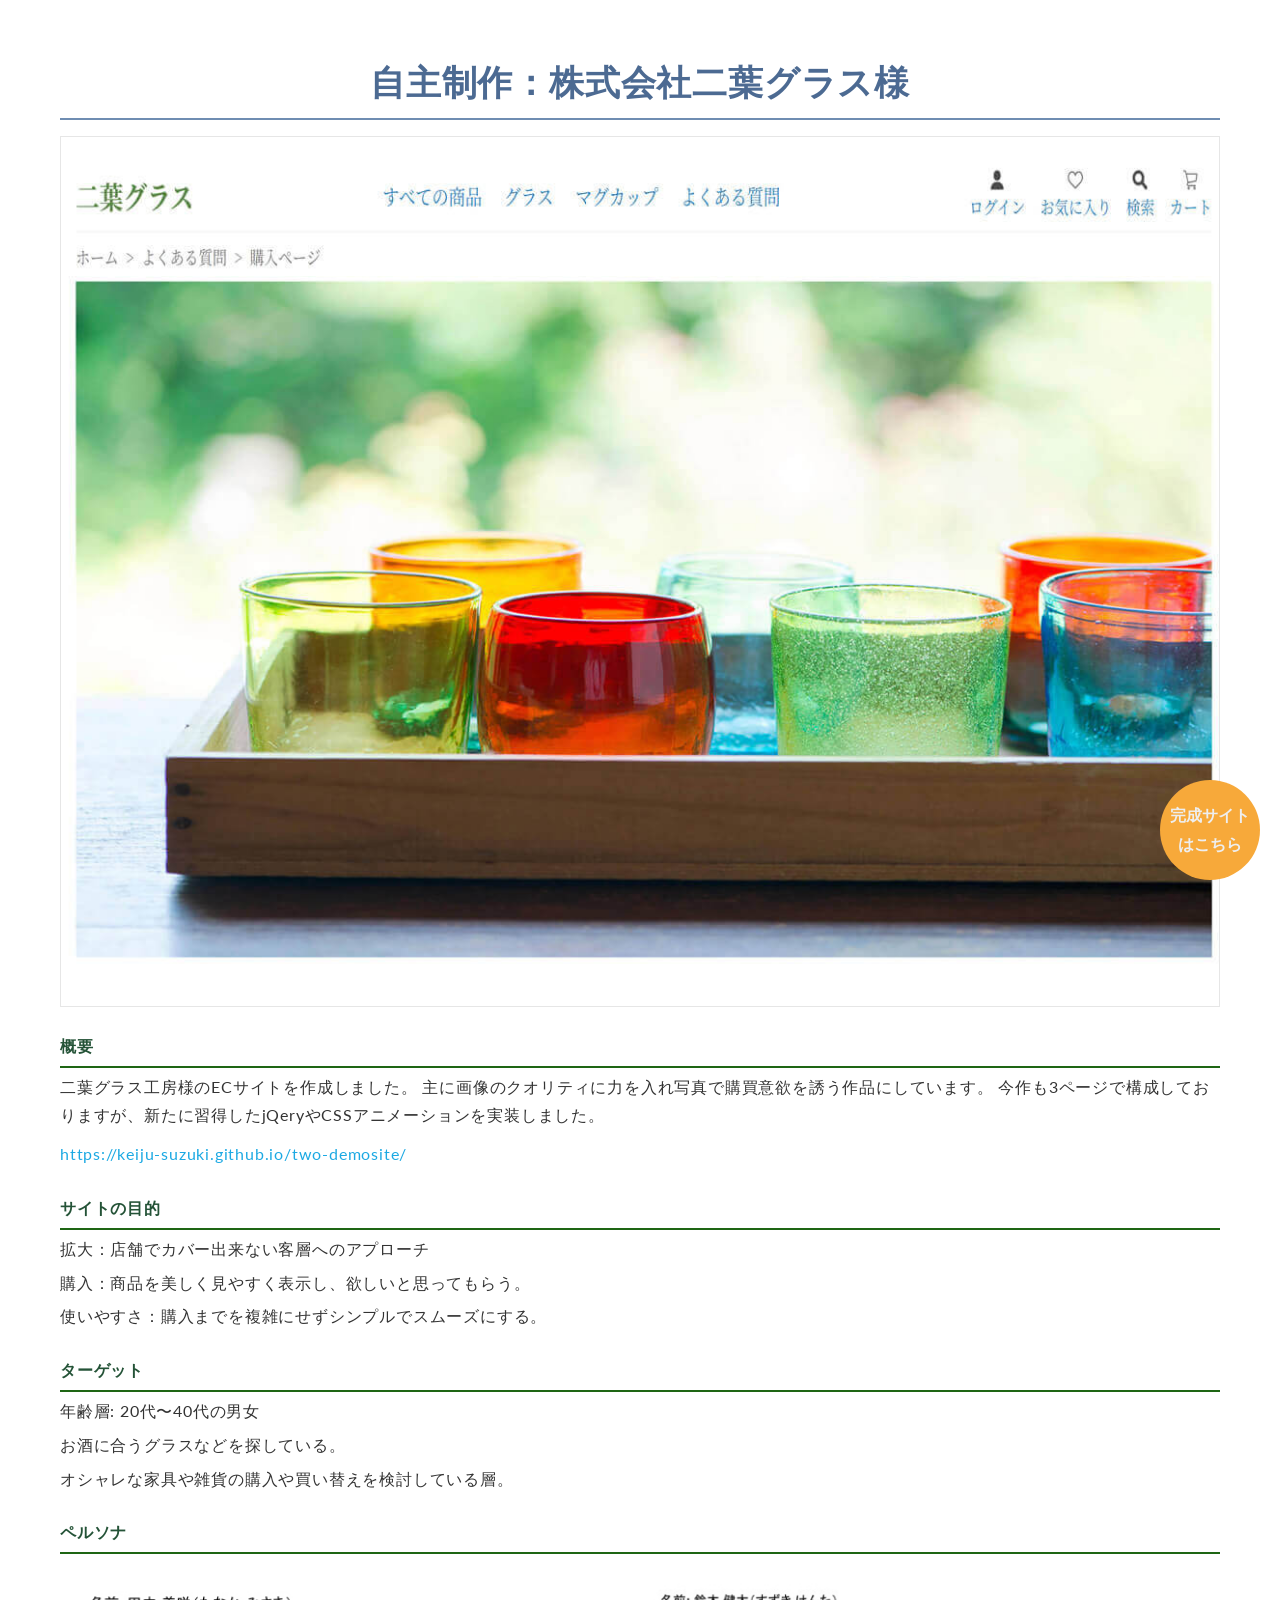
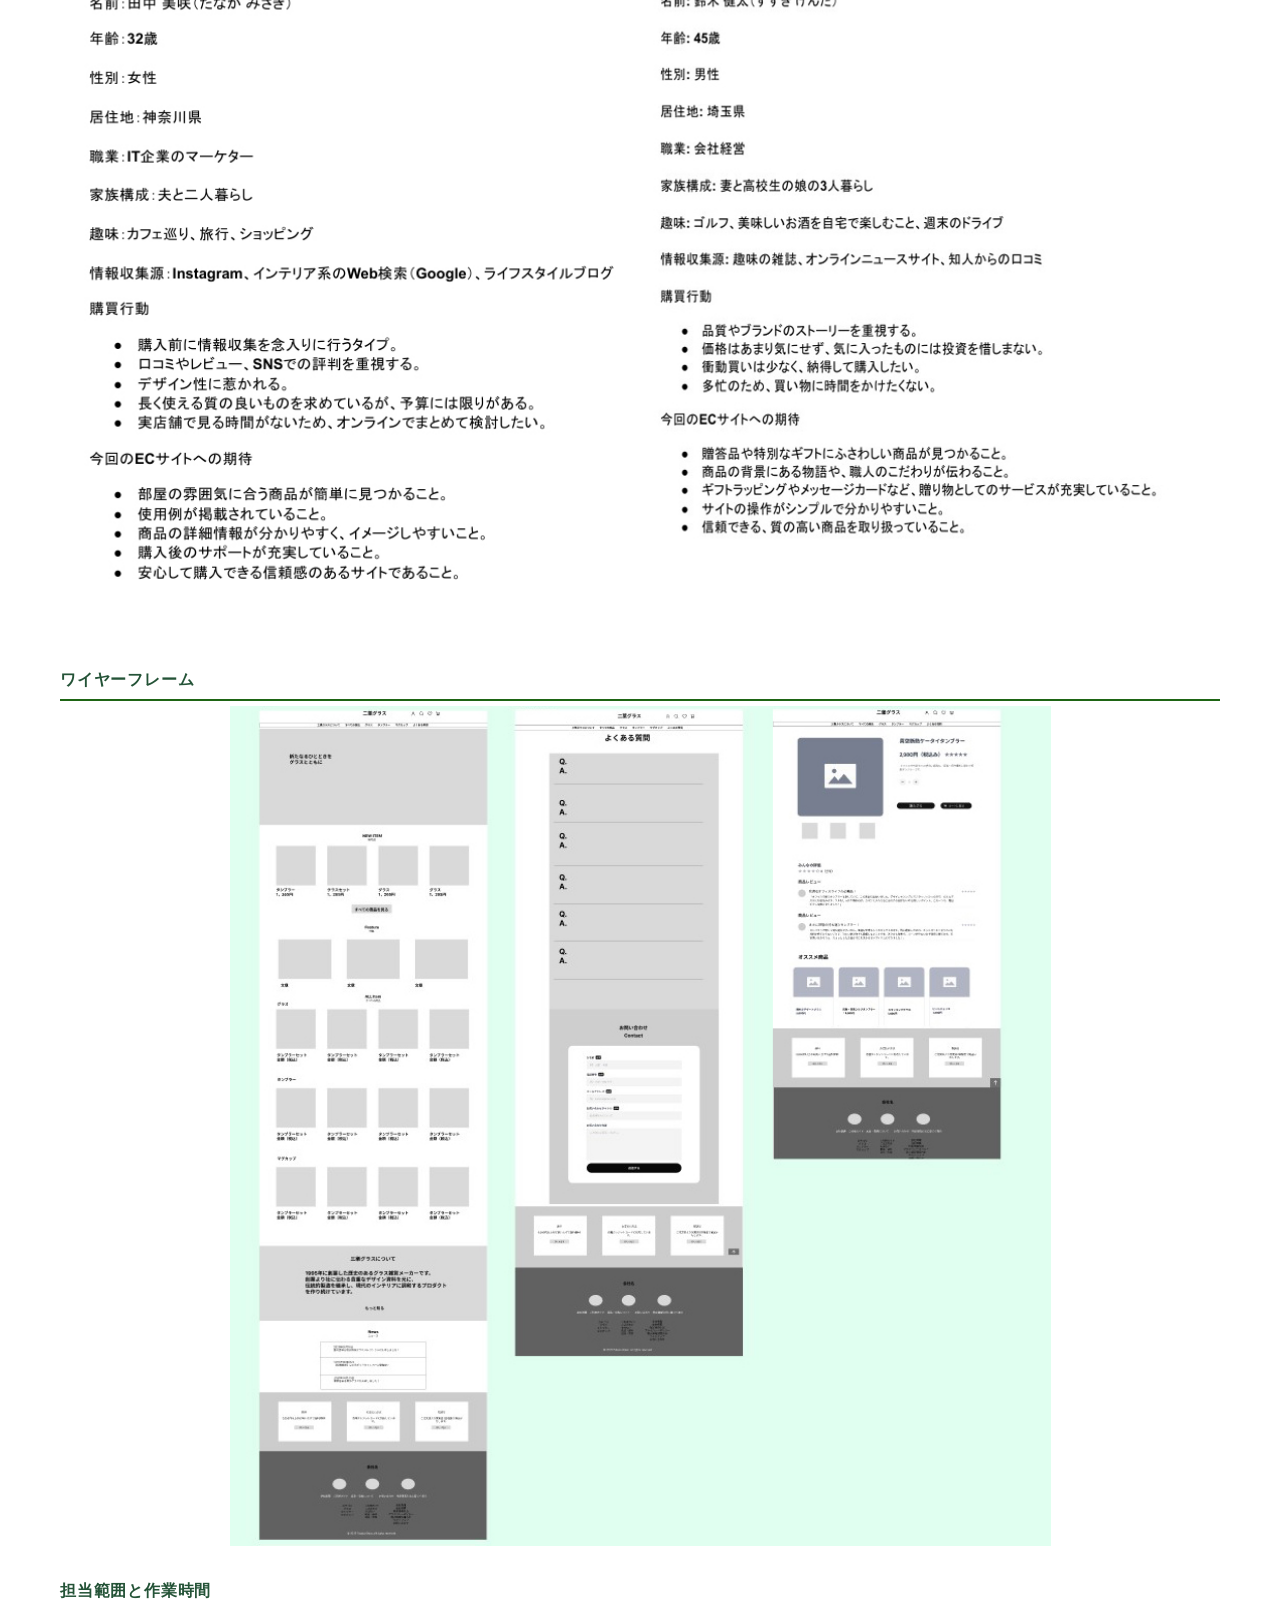
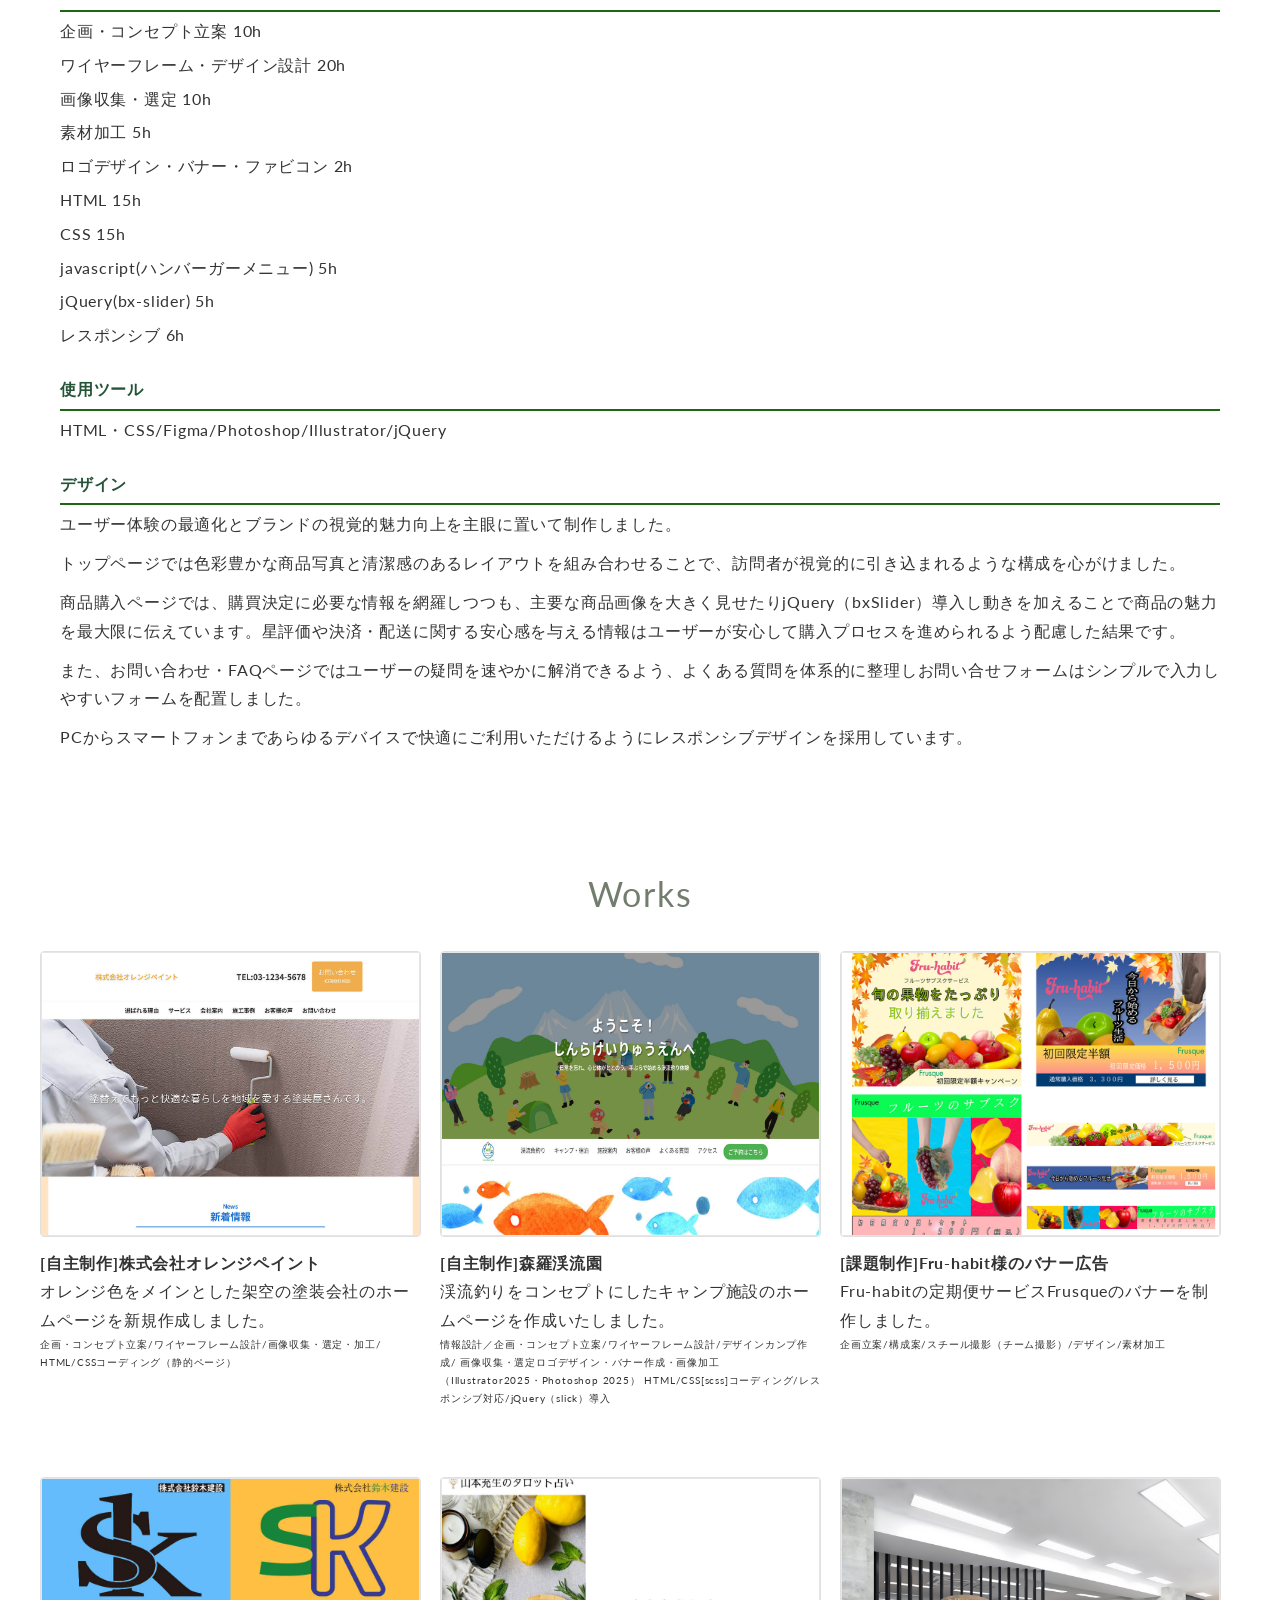
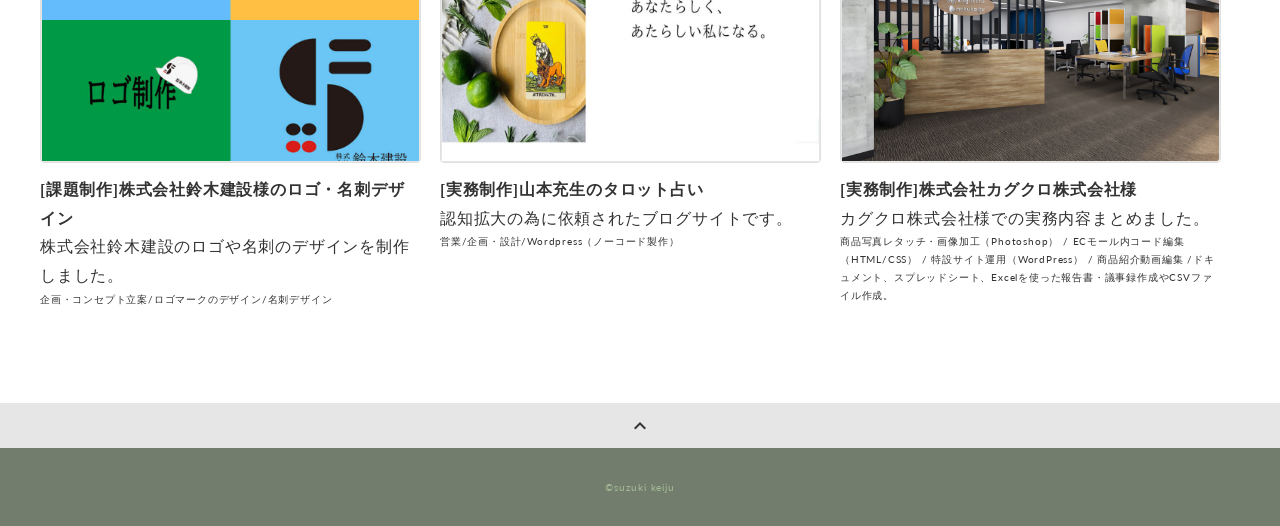
<file: two.html>
<!DOCTYPE html>
<html lang="ja">

<head>
  <meta charset="utf-8">
  <meta name="viewport" content="width=device-width,initial-scale=1.0">
  <meta property="og:type" content="website">
  <meta property="og:title" content="鈴木景樹 ポートフォリオ_二葉グラス様">
  <meta property="og:url" content="https://adjustacademy.com/d250300/d250312-210937/pf-suzuki/">
  <meta property="og:description" content="二葉グラス工房様のECサイトです。">
  <meta property="og:image" content="img/ogp.png">
  <meta name="description" content="二葉グラス工房のECサイトです。">
  <title>鈴木景樹 ポートフォリオ_二葉グラス様</title>
  <link rel="preconnect" href="https://fonts.gstatic.com">
  <link href="https://fonts.googleapis.com/css2?family=Lato&display=swap" rel="stylesheet">
  <link href="https://fonts.googleapis.com/css?family=Material+Icons+Outlined" rel="stylesheet">
  <link href="css/ress.css" media="all" rel="stylesheet" type="text/css">
  <link href="css/style.css" media="all" rel="stylesheet" type="text/css">
  <link rel="shortcut icon" href="img/favicon.ico">
  <link rel="canonical" href="https://adjustacademy.com/d250300/d250312-210937/pf-suzuki/">
</head>

<body>
  <div class="wrapper">
    <!-- header -->
    <header class="header">
      <div class="header-inner">
        <h1 class="header-logo">
          <a href="index.html">鈴木景樹 ポートフォリオ</a>
        </h1>
        <nav class="header-nav">
          <ul class="header-nav-list">
            <li class="header-nav-item"><a href="index.html#works">works</a></li>
            <li class="header-nav-item"><a href="index.html#profile">profile</a></li>
            <li class="header-nav-item"><a href="index.html#skill">skill</a></li>
          </ul>
        </nav>
      </div>
    </header>
    <!-- /header -->

    <main class="content">
      <!-- sub-main-visual -->
      <div class="sub-main-visual">
        <div class="sub-main-visual-img"></div>
      </div>
      <!-- /sub-main-visual -->

      <article class="article">
        <div class="article-inner">
          <h2 class="article-title">自主制作：株式会社二葉グラス様</h2>
          <p class="article-img">
            <img src="./img/futaba.jpg" width="1200" height="900" alt="二葉グラスサムネイル">
          </p>
          <div class="article-body">
            <div>
              <h3 class="article-info-title"> 概要</h3>
              <p>
                二葉グラス工房様のECサイトを作成しました。
                主に画像のクオリティに力を入れ写真で購買意欲を誘う作品にしています。
                今作も3ページで構成しておりますが、新たに習得したjQeryやCSSアニメーションを実装しました。
              </p>
              <p><a
                  href="https://keiju-suzuki.github.io/two-demosite/">https://keiju-suzuki.github.io/two-demosite/</a>
              </p>
            </div>

            <h3 class="article-info-title">サイトの目的</h3>
            <ul>
              <li>拡大：店舗でカバー出来ない客層へのアプローチ</li>
              <li>購入：商品を美しく見やすく表示し、欲しいと思ってもらう。</li>
              <li>使いやすさ：購入までを複雑にせずシンプルでスムーズにする。</li>
            </ul>

            <h3 class="article-info-title">ターゲット</h3>
            <ul>
              <li>年齢層: 20代〜40代の男女</li>
              <li>お酒に合うグラスなどを探している。</li>
              <li>オシャレな家具や雑貨の購入や買い替えを検討している層。</li>
            </ul>

            <h3 class="article-info-title">ペルソナ</h3>
            <div class="article-persona-img">
              <a href="img/grass-pf.jpg" data-fancybox="site-target" data-caption="ターゲット1の情報" alt="ターゲット1の情報画像">
                <img loading="lazy" src="img/grass-pf.jpg" width="596" height="842" alt="ターゲット1の情報画像">
              </a>
              <a href="img/grass-pf-2.jpg" data-fancybox="site-target" data-caption="ターゲット2の情報" alt="ターゲット2の情報画像">
                <img loading="lazy" src="img/grass-pf-2.jpg" width="596" height="842" alt="ターゲット2の情報画像">
              </a>
            </div>

              <div class="article-list">
                <h3 class="article-info-title">ワイヤーフレーム</h3>
                <p><img src="img/portfolio.jpg" width="821" height="840" alt="ワイヤーフレーム設計"></p>
              </div>

            <div class="article-list">
              <h3 class="article-info-title">担当範囲と作業時間</h3>
              <ul>
                <li>企画・コンセプト立案 10h</li>
                <li>ワイヤーフレーム・デザイン設計 20h</li>
                <li>画像収集・選定 10h</li>
                <li>素材加工 5h</li>
                <li>ロゴデザイン・バナー・ファビコン 2h</li>
                <li>HTML 15h</li>
                <li>CSS 15h</li>
                <li>javascript(ハンバーガーメニュー) 5h</li>
                <li>jQuery(bx-slider) 5h</li>
                <li>レスポンシブ 6h</li>
              </ul>
            </div>

            <h3 class="article-info-title">使用ツール</h3>
            <p>HTML・CSS/Figma/Photoshop/Illustrator/jQuery</p>


            <h3 class="article-info-title">デザイン</h3>
            <p>ユーザー体験の最適化とブランドの視覚的魅力向上を主眼に置いて制作しました。</p>
            <p>
              トップページでは色彩豊かな商品写真と清潔感のあるレイアウトを組み合わせることで、訪問者が視覚的に引き込まれるような構成を心がけました。
            </p>
            <p>
              商品購入ページでは、購買決定に必要な情報を網羅しつつも、主要な商品画像を大きく見せたりjQuery（bxSlider）導入し動きを加えることで商品の魅力を最大限に伝えています。星評価や決済・配送に関する安心感を与える情報はユーザーが安心して購入プロセスを進められるよう配慮した結果です。
            </p>
            <p>
              また、お問い合わせ・FAQページではユーザーの疑問を速やかに解消できるよう、よくある質問を体系的に整理しお問い合せフォームはシンプルで入力しやすいフォームを配置しました。
            </p>
            <p>
              PCからスマートフォンまであらゆるデバイスで快適にご利用いただけるようにレスポンシブデザインを採用しています。<br>
            </p>
          </div>
        </div>
      </article>

      <section class="works section" id="works">
        <div class="inner">
          <h2 class="title">Works</h2>
          <div class="works-list">
            <a class="works-item" href="one.html">
              <p class="works-img"><img src="./img/orange.jpg" width="1200" height="900" alt="株式会社オレンジペイントの画像" />
              </p>
              <h3 class="works-name"><span>[自主制作]</span>株式会社オレンジペイント</h3>
              <p class="works-text">オレンジ色をメインとした架空の塗装会社のホームページを新規作成しました。</p>
              <p class="works-info">企画・コンセプト立案/ワイヤーフレーム設計/画像収集・選定・加工/ HTML/CSSコーディング（静的ページ）</p>
            </a>
            <a class="works-item" href="three.html">
              <p class="works-img"><img src="./img/sinra.jpg" width="1200" height="900" alt="森羅渓流園の画像" /></p>
              <p class="works-name"><span>[自主制作]</span>森羅渓流園</p>
              <p class="works-text">渓流釣りをコンセプトにしたキャンプ施設のホームページを作成いたしました。</p>
              <p class="works-info">情報設計／企画・コンセプト立案/ワイヤーフレーム設計/デザインカンプ作成/
                画像収集・選定ロゴデザイン・バナー作成・画像加工（Illustrator2025・Photoshop 2025） HTML/CSS[scss]コーディング/レスポンシブ対応/jQuery（slick）導入
              </p>
            </a>
            <a class="works-item" href="banner.html">
              <p class="works-img"><img src="img/banner.jpg" width="1000" height="800" alt="Fru-habit様のバナー写真" />
              </p>
              <p class="works-name">[課題制作]Fru-habit様のバナー広告</p>
              <p class="works-text">Fru-habitの定期便サービスFrusqueのバナーを制作しました。</p>
              <p class="works-info">企画立案/構成案/スチール撮影（チーム撮影）/デザイン/素材加工</p>
            </a>
            <a class="works-item" href="rogo.html">
              <p class="works-img"><img src="./img/rogo_main.jpg" width="1000" height="800" alt="ロゴ・名刺デザインの写真" /></p>
              <p class="works-name">[課題制作]株式会社鈴木建設様のロゴ・名刺デザイン</p>
              <p class="works-text">株式会社鈴木建設のロゴや名刺のデザインを制作しました。</p>
              <p class="works-info">企画・コンセプト立案/ロゴマークのデザイン/名刺デザイン</p>
            </a>
              <a class="works-item" href="yamamoto.html">
              <p class="works-img"><img src="img/yamamoto.jpg" width="1200" height="800" alt="山本充生のタロット占いのサイト画像" /></p>
              <p class="works-name"><span>[実務制作]</span>山本充生のタロット占い</p>
              <p class="works-text">認知拡大の為に依頼されたブログサイトです。</p>
              <p class="works-info">営業/企画・設計/Wordpress（ノーコード製作）</p>
            </a>
            <a class="works-item" href="kagukuro.html">
              <p class="works-img"><img src="./img/kagukuro-main.jpg" width="1000" height="800" alt="カグクロ株式会社様の写真" /></p>
              <p class="works-name">[実務制作]株式会社カグクロ株式会社様</p>
              <p class="works-text">カグクロ株式会社様での実務内容まとめました。</p>
              <p class="works-info">商品写真レタッチ・画像加工（Photoshop） / ECモール内コード編集（HTML/CSS） / 特設サイト運用（WordPress） / 商品紹介動画編集 /ドキュメント、スプレッドシート、Excelを使った報告書・議事録作成やCSVファイル作成。</p>
            </a>
          </div>
        </div>
      </section>


      <div class="page-top" id="js-page-top">
        <span class="material-icons-outlined">expand_less</span>
      </div>


      <aside>
        <a href="https://adjustacademy.com/d250300/d250312-210937/two/">
          <button class="fixed_btn"><span>完成サイトは</span>こちら</button>
        </a>
      </aside>
    </main>

    <!-- footer -->
    <footer class="footer">
      <div class="copyright">&copy;suzuki keiju</div>
    </footer>
    <!-- /footer -->

  </div>
  <script src="https://ajax.googleapis.com/ajax/libs/jquery/3.5.1/jquery.min.js"></script>
  <script type="text/javascript" src="js/script.js"></script>
</body>

</html>
</file>
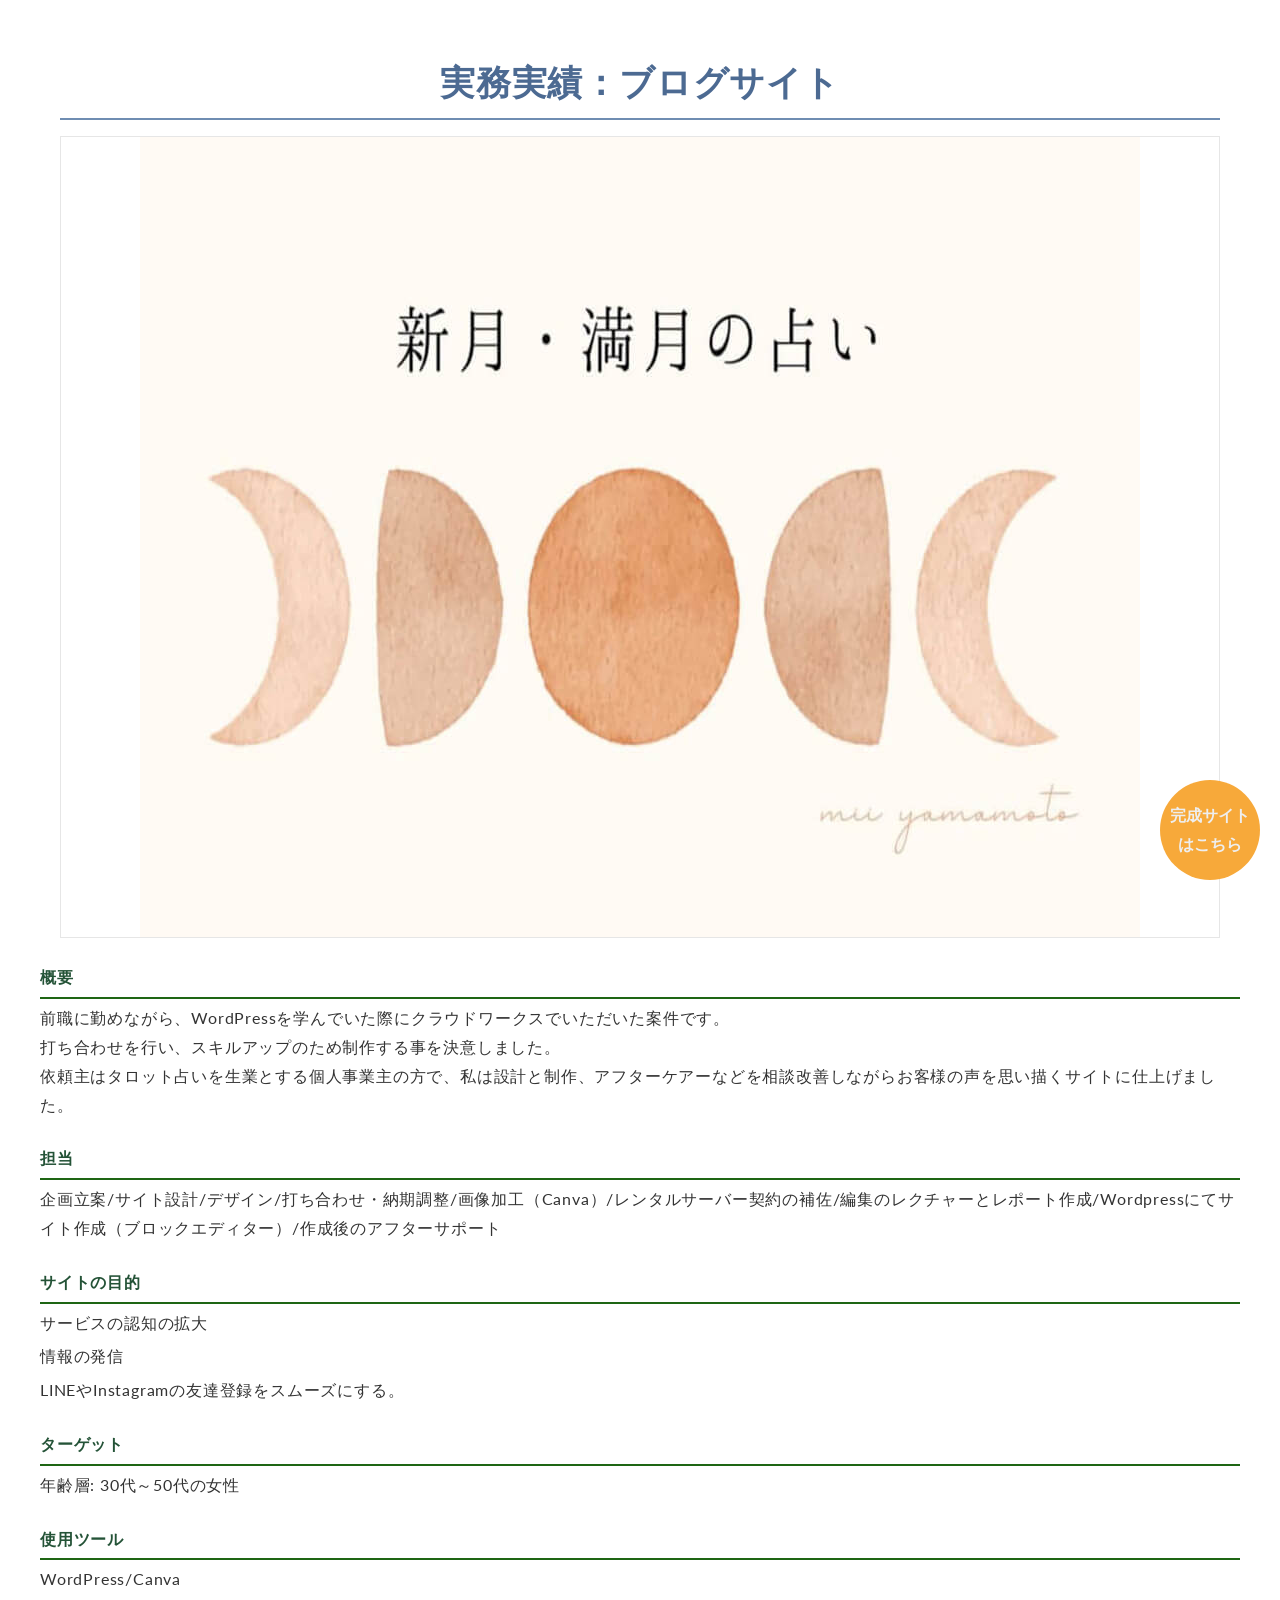
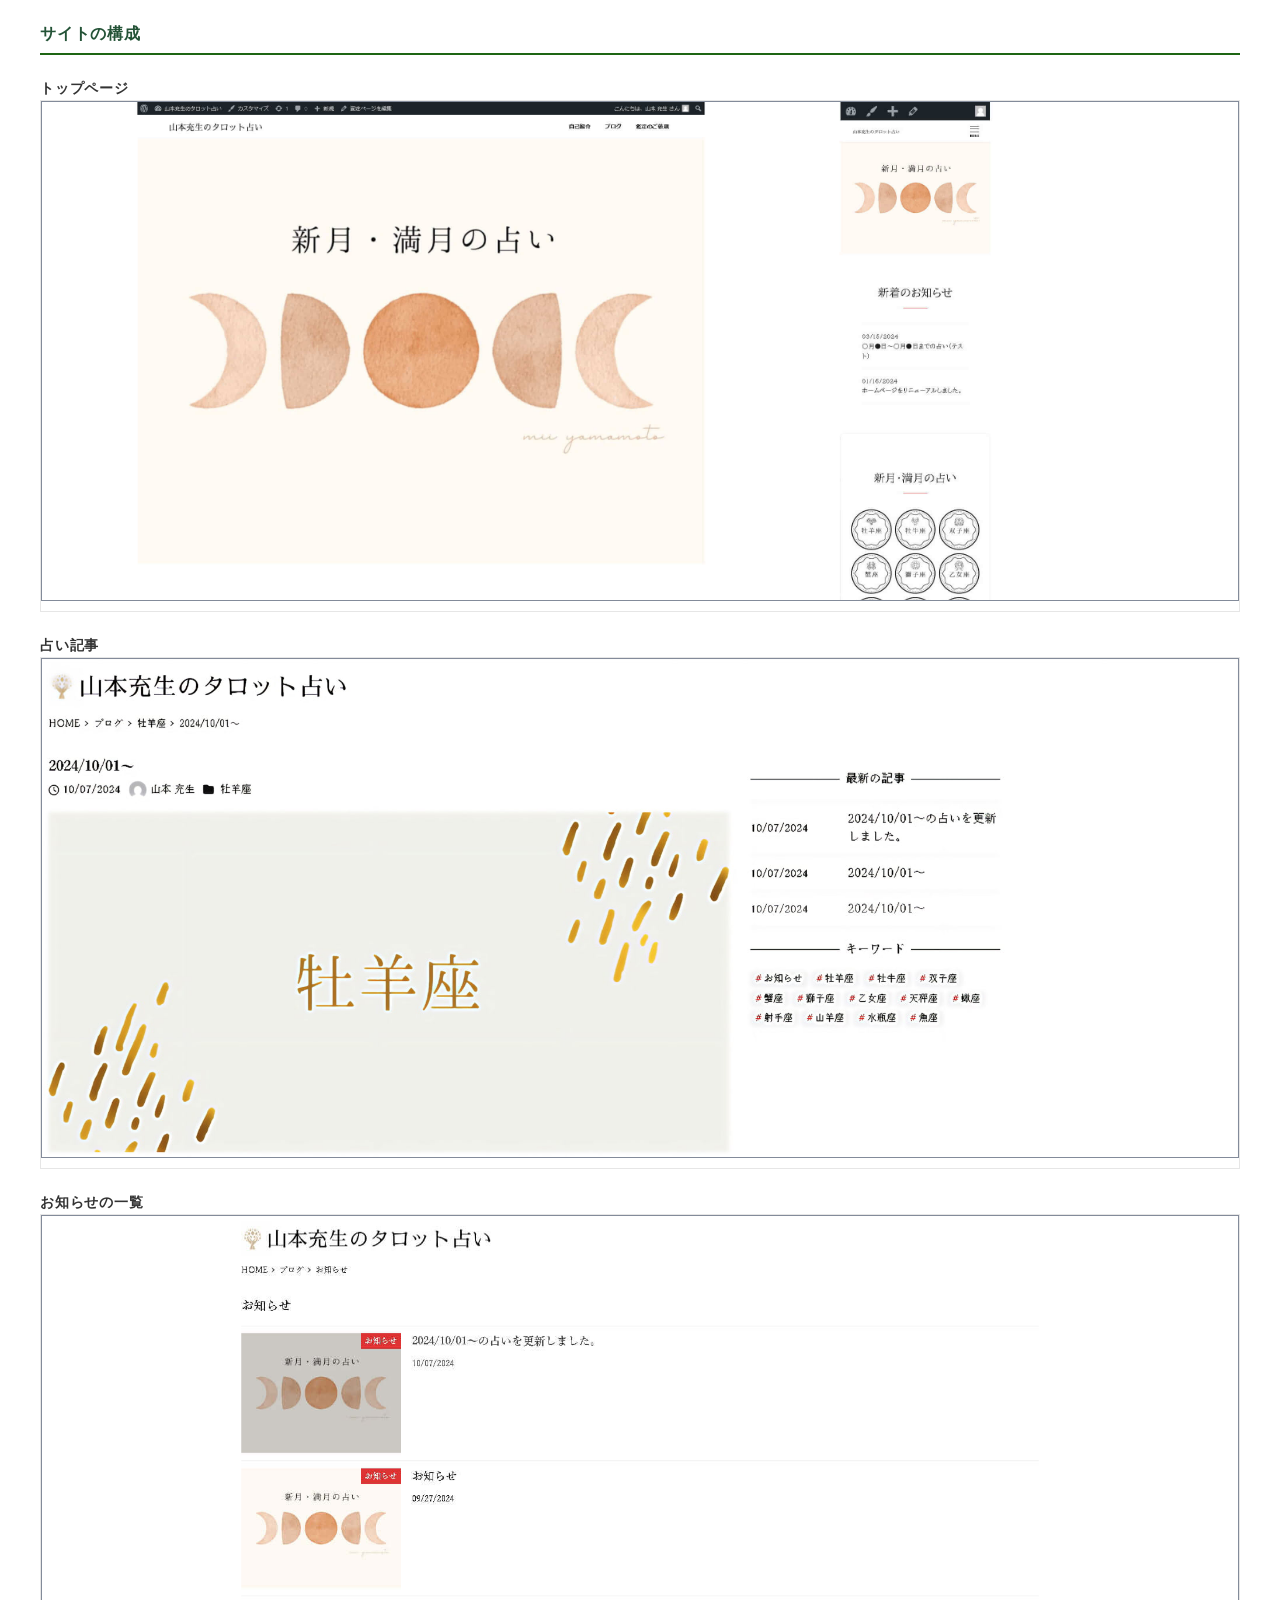
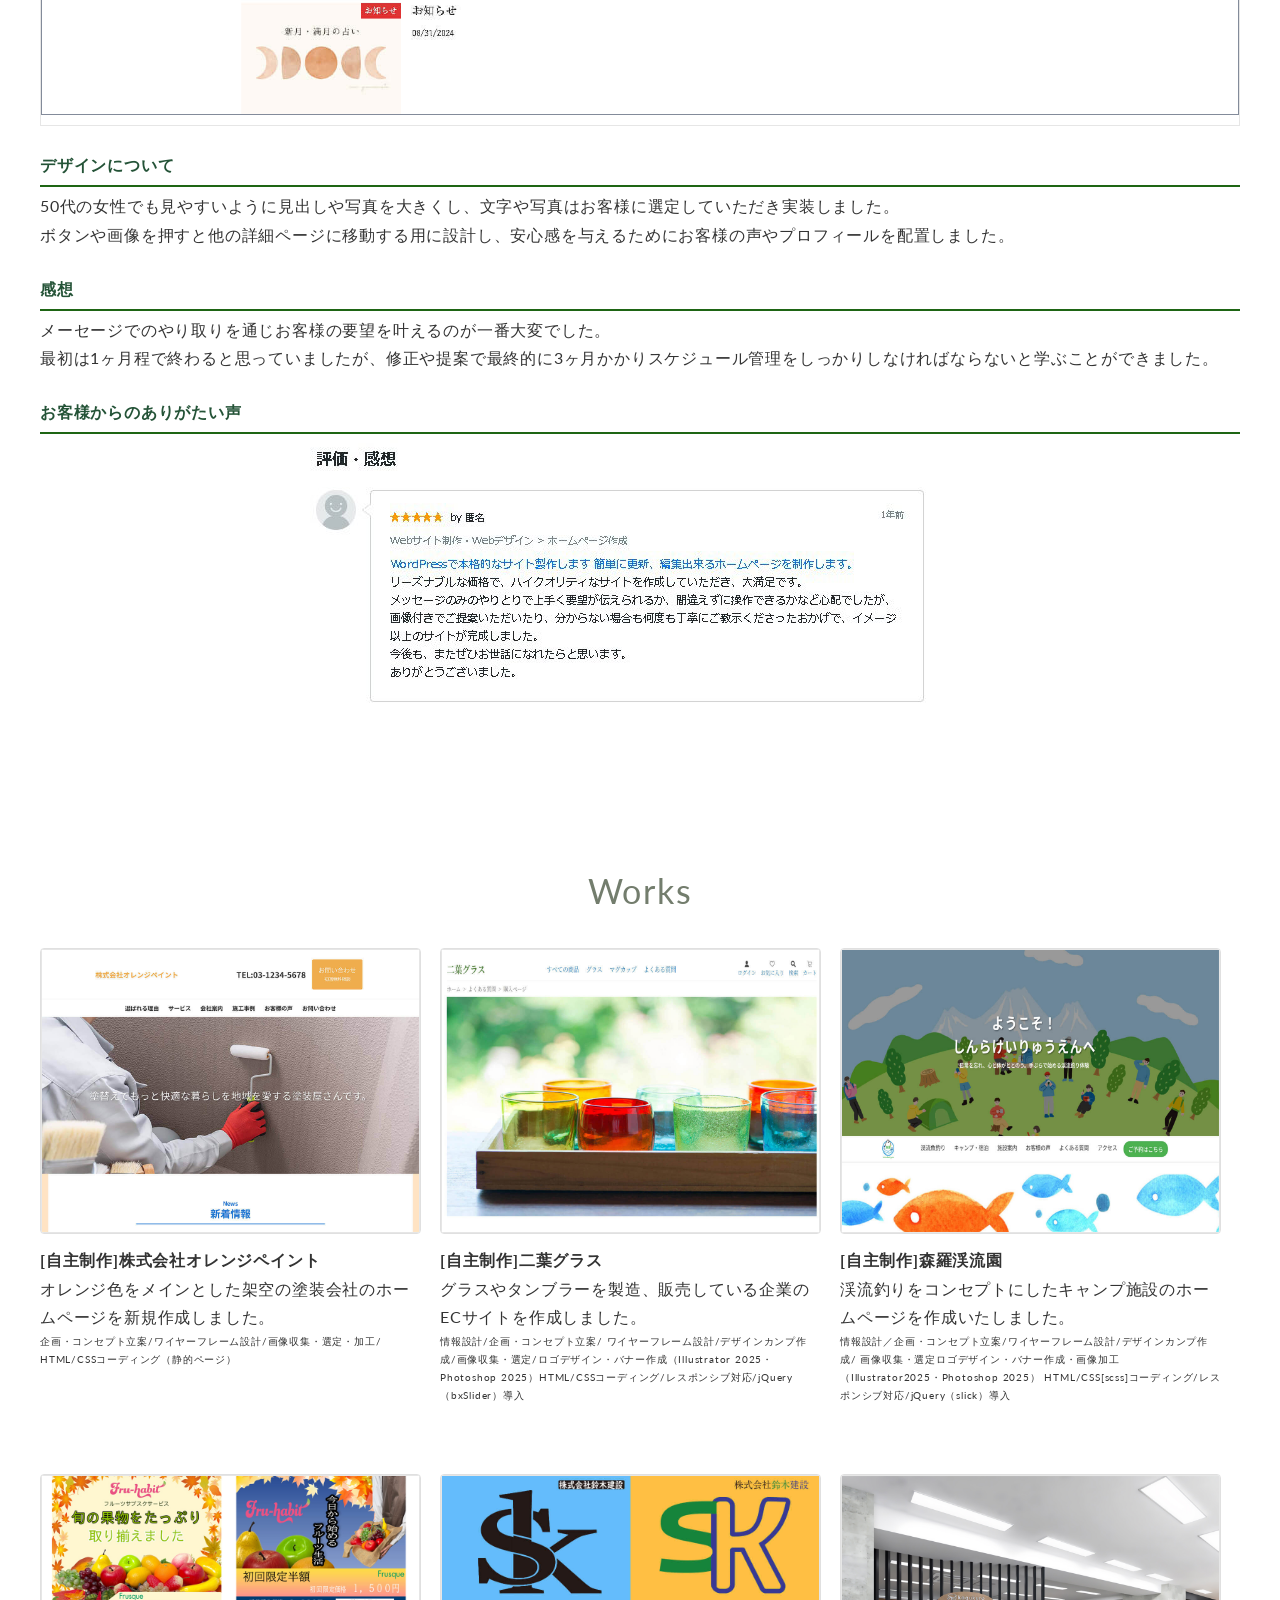
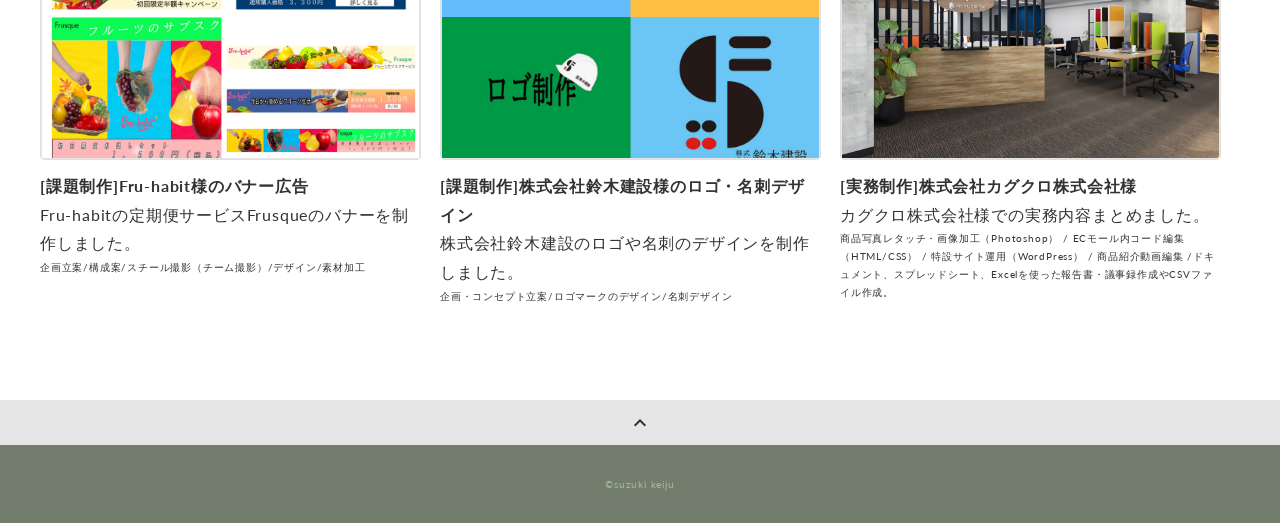
<file: yamamoto.html>
<!DOCTYPE html>
<html lang="ja">

<head>
  <meta charset="utf-8">
  <meta name="viewport" content="width=device-width,initial-scale=1.0">
  <meta property="og:type" content="website">
  <meta property="og:title" content="鈴木景樹 ポートフォリオ_森羅渓流園様">
  <meta property="og:url" content="https://adjustacademy.com/d250300/d250312-210937/pf-suzuki/">
  <meta property="og:description" content="森羅渓流園様のコーポレートサイトです。">
  <meta property="og:image" content="img/ogp.png">
  <meta name="description" content="森羅渓流園様のコーポレートサイトです。">
  <title>鈴木景樹 ポートフォリオ_森羅渓流園様</title>
  <link rel="preconnect" href="https://fonts.gstatic.com">
  <link href="https://fonts.googleapis.com/css2?family=Lato&display=swap" rel="stylesheet">
  <link href="https://fonts.googleapis.com/css?family=Material+Icons+Outlined" rel="stylesheet">
  <link href="css/ress.css" media="all" rel="stylesheet" type="text/css">
  <link href="css/style.css" media="all" rel="stylesheet" type="text/css">
  <link rel="shortcut icon" href="img/favicon.ico">
  <link rel="canonical" href="https://adjustacademy.com/d250300/d250312-210937/pf-suzuki/">
</head>

<body>
  <div class="wrapper">

    <!-- header -->
    <header class="header">
      <div class="header-inner">
        <h1 class="header-logo">
          <a href="index.html">鈴木景樹 ポートフォリオ</a>
        </h1>
        <nav class="header-nav">
          <ul class="header-nav-list">
            <li class="header-nav-item"><a href="index.html#works">works</a></li>
            <li class="header-nav-item"><a href="index.html#profile">profile</a></li>
            <li class="header-nav-item"><a href="index.html#skill">skill</a></li>
          </ul>
        </nav>
      </div>
    </header>
    <!-- /header -->

    <main class="content">
      <!-- sub-main-visual -->
      <div class="sub-main-visual">
        <div class="sub-main-visual-img"></div>
      </div>
      <!-- /sub-main-visual -->
      <article class="article">
        <div class="article-inner">
          <h2 class="article-title">実務実績：ブログサイト</h2>
          <p class="article-img">
            <img src="img/yamamoto-m.jpg" width="1000
            " height="800" alt="Fru-habitバナー画像">
            </img>
          </p>
        </div>
        <div class="article-body">
          <div>
            <h3 class="article-info-title">概要</h3>
            <p>
              前職に勤めながら、WordPressを学んでいた際にクラウドワークスでいただいた案件です。<br>打ち合わせを行い、スキルアップのため制作する事を決意しました。<br>
              依頼主はタロット占いを生業とする個人事業主の方で、私は設計と制作、アフターケアーなどを相談改善しながらお客様の声を思い描くサイトに仕上げました。
            </p>
          </div>

          <div>
            <h3 class="article-info-title">担当</h3>
            <p>
              企画立案/サイト設計/デザイン/打ち合わせ・納期調整/画像加工（Canva）/レンタルサーバー契約の補佐/編集のレクチャーとレポート作成/Wordpressにてサイト作成（ブロックエディター）/作成後のアフターサポート
            </p>
          </div>

          <h3 class="article-info-title">サイトの目的</h3>
          <ul>
            <li>サービスの認知の拡大</li>
            <li>情報の発信</li>
            <li>LINEやInstagramの友達登録をスムーズにする。</li>
          </ul>

          <h3 class="article-info-title">ターゲット</h3>
          <ul>
            <li>年齢層: 30代～50代の女性</li>
          </ul>

          <h3 class="article-info-title">使用ツール</h3>
          <p>WordPress/Canva</p>

          <section class="dezains">
            <h3 class="article-info-title">サイトの構成</h3>
            <h4>トップページ</h4>
            <div class="article-img">
              <p class="img-box">
                <img src="img/yamamoto-2.jpg" width="3000" height="7000" alt="ブログサイトトップページの画像">
              </p>
            </div>
            <h4>占い記事</h4>
            <div class="article-img">
              <p class="img-box">
                <img src="img/yamamoto-3.jpg" width="2048" height="5120" alt="記事の構成1">
                </a>
              </p>
            </div>
            <h4>お知らせの一覧</h4>
            <div class="article-img">
              <p class="img-box">
                <img src="img/yamamoto-4.jpg" width="1920" height="3065" alt="記事の構成2">
              </p>
            </div>
          </section>
          <section>
            <div>
              <h3 class="article-info-title">デザインについて</h3>
              <p>
               50代の女性でも見やすいように見出しや写真を大きくし、文字や写真はお客様に選定していただき実装しました。<br>
               ボタンや画像を押すと他の詳細ページに移動する用に設計し、安心感を与えるためにお客様の声やプロフィールを配置しました。
              </p>
            </div>

             <h3 class="article-info-title">感想</h3>
             <p>
              メーセージでのやり取りを通じお客様の要望を叶えるのが一番大変でした。<br>
              最初は1ヶ月程で終わると思っていましたが、修正や提案で最終的に3ヶ月かかりスケジュール管理をしっかりしなければならないと学ぶことができました。
             </p>            

            <h3 class="article-info-title">お客様からのありがたい声</h3>
            <div class="article-persona-img">
              <a href="img/kannsou.jpg" data-fancybox="site-target" data-caption="評価・感想の声の画像" alt="評価・感想の声の画像">
                <img loading="lazy" src="img/kannsou.jpg" width="660" height="290" alt="評価・感想の声の画像">
              </a>
            </div>
          </section>
        </div>
  </div>
  </article>

   <section class="works section" id="works">
        <div class="inner">
          <h2 class="title">Works</h2>
          <div class="works-list">
            <a class="works-item" href="one.html">
              <p class="works-img"><img src="./img/orange.jpg" width="1200" height="900" alt="株式会社オレンジペイントの画像" />
              </p>
              <h3 class="works-name"><span>[自主制作]</span>株式会社オレンジペイント</h3>
              <p class="works-text">オレンジ色をメインとした架空の塗装会社のホームページを新規作成しました。</p>
              <p class="works-info">企画・コンセプト立案/ワイヤーフレーム設計/画像収集・選定・加工/ HTML/CSSコーディング（静的ページ）</p>
            </a>
            <a class="works-item" href="two.html">
              <p class="works-img"><img src="./img/futaba.jpg" width="1200" height="900" alt="二葉グラスの画像" /></p>
              <p class="works-name"><span>[自主制作]</span>二葉グラス</p>
              <p class="works-text">グラスやタンブラーを製造、販売している企業のECサイトを作成しました。</p>
              <p class="works-info">情報設計/企画・コンセプト立案/ ワイヤーフレーム設計/デザインカンプ作成/画像収集・選定/ロゴデザイン・バナー作成（Illustrator
                2025・Photoshop 2025）HTML/CSSコーディング/レスポンシブ対応/jQuery（bxSlider）導入</p>
            </a>
            <a class="works-item" href="three.html">
              <p class="works-img"><img src="./img/sinra.jpg" width="1200" height="900" alt="森羅渓流園の画像" /></p>
              <p class="works-name"><span>[自主制作]</span>森羅渓流園</p>
              <p class="works-text">渓流釣りをコンセプトにしたキャンプ施設のホームページを作成いたしました。</p>
              <p class="works-info">情報設計／企画・コンセプト立案/ワイヤーフレーム設計/デザインカンプ作成/
                画像収集・選定ロゴデザイン・バナー作成・画像加工（Illustrator2025・Photoshop 2025） HTML/CSS[scss]コーディング/レスポンシブ対応/jQuery（slick）導入
              </p>
            </a>
            <a class="works-item" href="banner.html">
              <p class="works-img"><img src="img/banner.jpg" width="1000" height="800" alt="Fru-habit様のバナー写真" />
              </p>
              <p class="works-name">[課題制作]Fru-habit様のバナー広告</p>
              <p class="works-text">Fru-habitの定期便サービスFrusqueのバナーを制作しました。</p>
              <p class="works-info">企画立案/構成案/スチール撮影（チーム撮影）/デザイン/素材加工</p>
            </a>
            <a class="works-item" href="rogo.html">
              <p class="works-img"><img src="./img/rogo_main.jpg" width="1000" height="800" alt="ロゴ・名刺デザインの写真" /></p>
              <p class="works-name">[課題制作]株式会社鈴木建設様のロゴ・名刺デザイン</p>
              <p class="works-text">株式会社鈴木建設のロゴや名刺のデザインを制作しました。</p>
              <p class="works-info">企画・コンセプト立案/ロゴマークのデザイン/名刺デザイン</p>
            </a>
              <a class="works-item" href="kagukuro.html">
              <p class="works-img"><img src="./img/kagukuro-main.jpg" width="1200" height="900" alt="カグクロ株式会社様の写真" /></p>
              <p class="works-name">[実務制作]株式会社カグクロ株式会社様</p>
              <p class="works-text">カグクロ株式会社様での実務内容まとめました。</p>
              <p class="works-info">商品写真レタッチ・画像加工（Photoshop） / ECモール内コード編集（HTML/CSS） / 特設サイト運用（WordPress） / 商品紹介動画編集 /ドキュメント、スプレッドシート、Excelを使った報告書・議事録作成やCSVファイル作成。</p>
            </a>
          </div>
        </div>
      </section>

  <div class="page-top" id="js-page-top">
    <span class="material-icons-outlined">expand_less</span>
  </div>

  <aside>
    <a href="https://miiyamamoto.com/">
      <button class="fixed_btn"><span>完成サイトは</span>こちら</button>
    </a>
  </aside>
  </main>

  <!-- footer -->
  <footer class="footer">
    <div class="copyright">&copy;suzuki keiju</div>
  </footer>
  <!-- /footer -->

  </div>
  <script src="https://ajax.googleapis.com/ajax/libs/jquery/3.5.1/jquery.min.js"></script>
  <script type="text/javascript" src="js/script.js"></script>
</body>

</html>
</file>
<file: css/ress.css>
/*!
 * ress.css • v3.0.1
 * MIT License
 * github.com/filipelinhares/ress
 */

/* # =================================================================
   # Global selectors
   # ================================================================= */

html {
  box-sizing: border-box;
  word-break: normal;
  -moz-tab-size: 4;
  tab-size: 4;

  -webkit-text-size-adjust: 100%; /* Prevent adjustments of font size after orientation changes in iOS */
}

*,
::before,
::after {
  box-sizing: inherit;
  background-repeat: no-repeat; /* Set `background-repeat: no-repeat` to all elements and pseudo elements */
}

::before,
::after {
  vertical-align: inherit;
  text-decoration: inherit; /* Inherit text-decoration and vertical align to ::before and ::after pseudo elements */
}

* {
  margin: 0;
  padding: 0; /* Reset `padding` and `margin` of all elements */
}

/* # =================================================================
   # General elements
   # ================================================================= */

hr {
  overflow: visible; /* Show the overflow in Edge and IE */
  height: 0; /* Add the correct box sizing in Firefox */
}

details,
main {
  display: block; /* Render the `main` element consistently in IE. */
}

summary {
  display: list-item; /* Add the correct display in all browsers */
}

small {
  font-size: 80%; /* Set font-size to 80% in `small` elements */
}

[hidden] {
  display: none; /* Add the correct display in IE */
}

abbr[title] {
  /* Add the correct text decoration in Chrome, Edge, IE, Opera, and Safari */
  text-decoration: underline;
  text-decoration: underline dotted;
  border-bottom: none; /* Remove the bottom border in Chrome 57 */
}

a {
  background-color: transparent; /* Remove the gray background on active links in IE 10 */
}

a:active,
a:hover {
  outline-width: 0; /* Remove the outline when hovering in all browsers */
}

code,
kbd,
pre,
samp {
  font-family: monospace, monospace; /* Specify the font family of code elements */
}

pre {
  font-size: 1em; /* Correct the odd `em` font sizing in all browsers */
}

b,
strong {
  font-weight: bolder; /* Add the correct font weight in Chrome, Edge, and Safari */
}

/* https://gist.github.com/unruthless/413930 */
sub,
sup {
  position: relative;
  font-size: 75%;
  line-height: 0;
  vertical-align: baseline;
}

sub {
  bottom: -.25em;
}

sup {
  top: -.5em;
}

/* # =================================================================
   # Forms
   # ================================================================= */

input {
  border-radius: 0;
}

/* Replace pointer cursor in disabled elements */
[disabled] {
  cursor: default;
}

[type="number"]::-webkit-inner-spin-button,
[type="number"]::-webkit-outer-spin-button {
  height: auto; /* Correct the cursor style of increment and decrement buttons in Chrome */
}

[type="search"] {
  outline-offset: -2px; /* Correct the outline style in Safari */

  -webkit-appearance: textfield; /* Correct the odd appearance in Chrome and Safari */
}

[type="search"]::-webkit-search-decoration {
  -webkit-appearance: none; /* Remove the inner padding in Chrome and Safari on macOS */
}

textarea {
  overflow: auto; /* Internet Explorer 11+ */
  resize: vertical; /* Specify textarea resizability */
}

button,
input,
optgroup,
select,
textarea {
  font: inherit; /* Specify font inheritance of form elements */
}

optgroup {
  font-weight: bold; /* Restore the font weight unset by the previous rule */
}

button {
  overflow: visible; /* Address `overflow` set to `hidden` in IE 8/9/10/11 */
}

button,
select {
  text-transform: none; /* Firefox 40+, Internet Explorer 11- */
}

/* Apply cursor pointer to button elements */
button,
[type="button"],
[type="reset"],
[type="submit"],
[role="button"] {
  cursor: pointer;
  color: inherit;
}

/* Remove inner padding and border in Firefox 4+ */
button::-moz-focus-inner,
[type="button"]::-moz-focus-inner,
[type="reset"]::-moz-focus-inner,
[type="submit"]::-moz-focus-inner {
  padding: 0;
  border-style: none;
}

/* Replace focus style removed in the border reset above */
button:-moz-focusring,
[type="button"]::-moz-focus-inner,
[type="reset"]::-moz-focus-inner,
[type="submit"]::-moz-focus-inner {
  outline: 1px dotted ButtonText;
}

button,
html [type="button"],
/* Prevent a WebKit bug where (2) destroys native `audio` and `video`controls in Android 4 */
[type="reset"],
[type="submit"] {
  -webkit-appearance: button; /* Correct the inability to style clickable types in iOS */
}

/* Remove the default button styling in all browsers */
button,
input,
select,
textarea {
  border-style: none;
  background-color: transparent;
}

/* Style select like a standard input */
select {
  -webkit-appearance: none; /* Chrome 41+ */
  -moz-appearance: none; /* Firefox 36+ */
}

select::-ms-expand {
  display: none; /* Internet Explorer 11+ */
}

select::-ms-value {
  color: currentColor; /* Internet Explorer 11+ */
}

legend {
  display: table; /* Correct the text wrapping in Edge and IE */
  max-width: 100%; /* Correct the text wrapping in Edge and IE */
  max-width: 100%; /* Correct the text wrapping in Edge 18- and IE */
  white-space: normal; /* Correct the text wrapping in Edge and IE */
  color: inherit; /* Correct the color inheritance from `fieldset` elements in IE */
  border: 0; /* Correct `color` not being inherited in IE 8/9/10/11 */
}

::-webkit-file-upload-button {
  font: inherit; /* Change font properties to `inherit` in Chrome and Safari */
  color: inherit;
  /* Correct the inability to style clickable types in iOS and Safari */

  -webkit-appearance: button;
}

/* # =================================================================
   # Specify media element style
   # ================================================================= */

img {
  border-style: none; /* Remove border when inside `a` element in IE 8/9/10 */
}

/* Add the correct vertical alignment in Chrome, Firefox, and Opera */
progress {
  vertical-align: baseline;
}

/* # =================================================================
   # Accessibility
   # ================================================================= */

/* Hide content from screens but not screenreaders */
@media screen {
  [hidden~="screen"] {
    display: inherit;
  }
  [hidden~="screen"]:not(:active):not(:focus):not(:target) {
    position: absolute !important;
    clip: rect(0 0 0 0) !important;
  }
}

/* Specify the progress cursor of updating elements */
[aria-busy="true"] {
  cursor: progress;
}

/* Specify the pointer cursor of trigger elements */
[aria-controls] {
  cursor: pointer;
}

/* Specify the unstyled cursor of disabled, not-editable, or otherwise inoperable elements */
[aria-disabled] {
  cursor: default;
}
</file>
<file: css/style.css>
body {
  font-family: "Lato","Helvetica Neue",Arial,"Hiragino Kaku Gothic ProN","Hiragino Sans",Meiryo,sans-serif;
  font-size: 14px;
  line-height: 1.8;
  letter-spacing: .8px;
  color: #333;
}

a {
  transition: opacity .3s;
  text-decoration: none;
  color: #1ca9e3;
}

p {
  font-size: 16px;
  line-height: 1.8;
  letter-spacing: 0.8px;
  color: #333;
}

h4 {
  margin-top: 20px;
}

img {
  max-width: 100%;
  height: auto;
  vertical-align: bottom;
  border-style: none;
}

ul,
li {
  font-size: 16px;
  list-style: none;
  margin-bottom: 5px;
}

.pc-only {
  display: block;
}

.sp-only {
  display: none;
}

.fixed_btn {
  position: fixed;
  bottom: 20px;
  right: 20px;
  font-size: 16px;
  font-weight: 700;
  background-color: #f7a93a;
  color: #eee;
  border: none;
  border-radius: 50%;
  width: 100px;
  height: 100px;
  padding: 10px;
  cursor: pointer;
  box-shadow: #333;
  z-index: 1000;
}

/*--------------------------------
 レイアウト
---------------------------------*/
.section {
  padding: 65px 0;
}

.inner {
  max-width: 1500px;
  margin: 0 auto;
  padding: 0 40px;
  
}

.persona_main{
  display: flex;
  max-width: 100%;
  margin-bottom: 2.5em;
  border: 1px solid #333;
}

.persona-category {
  width: 150px;
  height: auto;
}

.persona-detail {
  width: 100%;
  height: auto;
}

.persona-category dt,
.persona-detail dt {
  background-color: #e6e6e6;
}

.persona-category dt,
.persona-category dd,
.persona-detail dt,
.persona-detail dd {
  border-top: 1px solid #333;
  border-left: 1px solid #333;
  padding: 5px;
}


/*--------------------------------
 見出し
---------------------------------*/
.title {
  font-size: 34px;
  font-weight: normal;
  line-height: 1;
  margin-bottom: 40px;
  text-align: center;
  letter-spacing: .05em;
  color: #737d6d;
}

.lead {
  margin-bottom: 30px;
  text-align: center;
}

/*--------------------------------
ヘッダー
---------------------------------*/
.header {
  position: fixed;
  top: 0;
  z-index: 1;
  width: 100%;
  transition: background-color .6s;
}

.header.active {
  background-color: #737d6d;
}

.header-inner {
  display: flex;
  align-items: center;
  justify-content: space-between;
  padding: 15px 20px;
}

.header-logo {
  font-size: 20px;
  font-weight: normal;
  line-height: 1.2;
  margin-right: 20px;
  letter-spacing: .05em;
}

.header-logo a {
  color: #fff;
}

.header-nav-list {
  display: flex;
  justify-content: space-between;
}

.header-nav-item:not(:last-child) {
  margin-right: 20px;
}

.header-nav-item a {
  font-size: 13px;
  padding: 5px 0;
  letter-spacing: .1em;
  color: #fff;
}

.header-nav-item a:hover {
  opacity: .8;
}

/*--------------------------------
 メインビジュアル
---------------------------------*/
.main-visual-img {
    max-width: 1500px;
    margin: 0 auto;
    height: 200px;
    background-image: url(../img/header.jpg);
    object-fit: cover;
    background-repeat: no-repeat;
    background-position: center;
    background-size: cover;
}

.strengths-name {
  margin-bottom: 10px;
  border-bottom: 1px solid #e6e6e6;
}

.strengths-text {
  margin: 10px 0 10px 0;
}


/*--------------------------------
 プロフィール
---------------------------------*/
.profile {
  padding: 50px 0;
  /* background-image: url(../img/back-img.jpeg); */
}

.profile-title {
  font-size: 2.0rem;
  margin-bottom: 20px;
  text-align: center;
  font-weight: bold;
  color: #333;
}

.profile-text {
  max-width: 800px;
  font-size: 1.0rem;
  margin: 0 auto;
  background-color: rgba(255, 255, 255, 0.8);
 
}

/*--------------------------------
 Works
---------------------------------*/
.works-list {
  display: flex;
  flex-wrap: wrap;
  margin-bottom: -40px;
}

.works-item {
  width: 31.74603%;
  margin-right: 1.58730%;
  margin-bottom: 50px;
  color: #333;
}

.works-item:hover {
  opacity: .9;
}

.works-item:nth-of-type(3n) {
  margin-right: 0;
}

.works-img img {
  border: 1px solid #e6e6e6;
  /* height: 300px;
  width: 100%;
  object-fit: cover; */
}

.works-name {
  font-size: 16px;
  font-weight: bold;
  margin-top: 8px;
}

.works-info {
  font-size: 10px;
  margin-bottom: 20px;
}

/* リスト */

.article {
  padding: 50px 0;
}

.article-inner {
  max-width: 1200px;
  margin: 0 auto;
  padding: 0 20px;
}

.article-title {
  margin-bottom: 20px;
  text-align: center;
}

.article-img {
  margin-bottom: 20px;
  text-align: center;
}

/* .article-img>a>img {
  max-width: 1024px;
  width: 72%;
  height: auto;
} */

.article-body {
  max-width: 1200px;
  margin: 0 auto;
}

.article-info-title {
  font-size: 15px;
}

.button-link {
  display: inline-block;
  padding: 0.6em 1.2em;
  background: linear-gradient(rgb(12, 49, 1), rgb(2, 177, 25));
  color: #fff;
  text-decoration: none;
  border-radius: 3px;
  font-weight: bold;
}

.article-body img {
  margin-bottom: 10px;
}

.article-body p {
  margin-bottom: 10px;
}

.home-link {
  text-align: center;
}

.article-info-title {
  font-size: 16px;
}

.article-info-table{
  border: 1px solid #e6e6e6;
  margin-bottom: 30px;
}
.article-info-table tbody tr td{
  border: 1px solid #e6e6e6;
  padding: 20px;
  text-align: unset;
}

.article-info-table tbody tr td span{
  display: block;
}

.article-info-table tbody tr td:first-child{
  background-color: #e6e6e6;
  text-align: start;
}

/*--------------------------------
 Skill
---------------------------------*/
.skill-list {
  display: flex;
  flex-wrap: wrap;
  justify-content: space-between;
  margin-bottom: -50px;
}

.skill-item {
  display: flex;
  align-items: flex-start;
  justify-content: space-between;
  width: 48%;
  margin-bottom: 50px;
}

.skill-img {
  width: 60px;
  height: auto;
  margin-right: 20px;
}

.skill-body {
  flex: 1;
}

.skill-name {
  margin-bottom: 3px;
}

/*--------------------------------
 Profile
---------------------------------*/
/* プロフィールセクション (前回と同じ) */
.profile-section {
    background-color: #fff;
    padding: 60px 0;
    border-bottom: 1px solid #eee;
}

.profile-content {
    display: flex;
    align-items: flex-start; 
    gap: 40px;
}

.profile-image {
    width: 400px;
    object-fit: cover; 
}

.profile-image img {
    max-width: 100%;
    width: 400px;
    height: auto;
    /* display: block;  */
}

.profile-text-content {
    flex-grow: 1; 
    min-width: 300px; 
}

.profile-name {
    font-size: 1.8em;
    margin-bottom: 10px;
    color: #333;
    text-align: left; 
}

.profile-name .english-name {
    font-size: 0.7em;
    color: #777;
    margin-left: 10px;
}

.profile-description {
    font-size: 1em;
    line-height: 1.8;
    color: #555;
    margin-bottom: 20px;
    text-align: left; 
}

/*--------------------------------
 ページトップ
---------------------------------*/
.page-top {
  font-weight: bold;
  padding: 10px;
  cursor: pointer;
  text-align: center;
  background-color: #e6e6e6;
}

.page-top .material-icons-outlined {
  vertical-align: bottom;
}

/*--------------------------------
 フッター
---------------------------------*/
.footer {
  padding: 30px;
  background-color: #737d6d;
}

.copyright {
  font-size: 10px;
  text-align: center;
  color: #a3bb95;
}

/*--------------------------------
 下層：Worksページ
---------------------------------*/
.article {
  padding: 50px 0;
}

.article-inner {
  max-width: 1200px;
  margin: 0 auto;
  padding: 0 20px;
}

.article-title {
  font-size: 2.2rem;
  font-weight: bold;
  color: #4C6A92;
  padding-bottom: 5px;
  border-bottom: 2px solid #6F8DB2;
  margin-bottom: 16px;
}

.article-img {
  margin-bottom: 20px;
  border: 1px solid #e6e6e6
}

.article-body {
  width: 100%;
  margin: 0 auto;
}

.article-info-title {
  margin: 25px 0 5px;
  font-size: 16px;
  font-weight: bold;
  color: #245337;
  padding-bottom: 5px;
  border-bottom: 2px solid #1e6514;
  
}

.article-body img {
  display: block;
  margin: 0 auto 30px auto;
}

.article-body p {
  margin-bottom: 10px;
}

.home-link {
  text-align: center;;
}


/* ペルソナの表示 */
.article-persona-img {
  display: flex;
  margin: 0 auto;
  height: auto;
  justify-content: space-between;
  gap: 10px;
}

.article-persona-img a {
  margin: 0 auto;
  height: auto;
}

/* three ペルソナ */
.img-box {
  height: 500px;
  overflow: scroll;
  border: 1px solid #838b9a;
}

/* ここからカグクロ*/
/* ----------------------------------
  制作・実務イメージ 2列グリッドレイアウト
---------------------------------- */
.work-grid {
  display: flex;
  flex-wrap: wrap;
  gap: 30px 20px; 
  margin-top: 20px;
}

.work-grid-item {
  width: calc(50% - 10px); 
  box-sizing: border-box;
}

.img-container {
  overflow: hidden;
  border-radius: 4px;
  border: 1px solid #838b9a;
  background-color: #f5f5f5;
  margin-bottom: 0px;
  aspect-ratio:  15/10;
}

.img-container a {
  display: block;
  width: 100%;
  height: 100%;
}

.img-container img {
  display: block;
  width: 100%;
  height: auto;
}
/* タイトルとリンクの設定 */
.work-grid-title {
  margin: 0 0 6px;
  font-size: 1rem;
}

.work-grid-title a {
  color: #333333; 
  text-decoration: none;
  display: inline-flex;
  align-items: center;
  gap: 4px;
}

/* 画像を包む枠の設定 */
.works-img {
  width: 100%;
  aspect-ratio: 4 / 3; 
  overflow: hidden;
  border-radius: 4px; 
  border: 1px solid #e0e0e0; 
  margin-bottom: 12px;
}

/* 枠内の画像の設定 */
.works-img img {
  display: block;
  width: 100%;
  height: 100%;
  object-fit: cover; 
}

/*media Queries 767
----------------------------------------------------*/
@media screen and (max-width: 820px) {
  body {
    font-size: 13px;
    line-height: 1.7;
  }

  .pc-only {
    display: none;
  }

  .sp-only {
    display: block;
  }

  /* 見出し */
  .title {
    font-size: 26px;
    margin-bottom: 30px;
  }

  /* レイアウト */
  .section {
    padding: 50px 0;
  }

  .inner {
    padding: 0 15px;
  }

  /* ヘッダー */
  .header-logo {
    font-size: 10px;
  }

  .header-nav-item:not(:last-child) {
    margin-right: 10px;
  }

  .header-nav-item a {
    font-size: 10px;
  }

  /* メインビジュアル */
  .main-visual-img {
    height: 200px;  
  }

  /* プロフィール */
  .profile {
    padding: 30px 0;
  }
  .profile-title {
    font-size: 20px;
  }

  /* Works */
  .works-name {
    font-size: 12px;
  }

  .works-list {
    justify-content: space-between;
  }

  .works-item {
    flex: 0 0 48%;
    margin-right: 0;
    margin-bottom: 30px;
  }

  /* Skill */
  .skill-list {
    display: block;
    margin-bottom: 0;
  }

  .skill-item {
    width: 100%;
    margin-bottom: 35px;
  }

  .skill-item:last-child {
    margin-bottom: 0;
  }

  /* profile */
     .profile-content {
        flex-direction: column; 
        align-items: center; 
        gap: 30px;
    }

    .profile-image {
        width: 350px;
    }

    /* .profile-name,
    .profile-description,
    .profile-email {
        text-align: center; 
    } */

  /* フッター */
  .footer {
    padding: 20px 0;
  }
}
</file>
